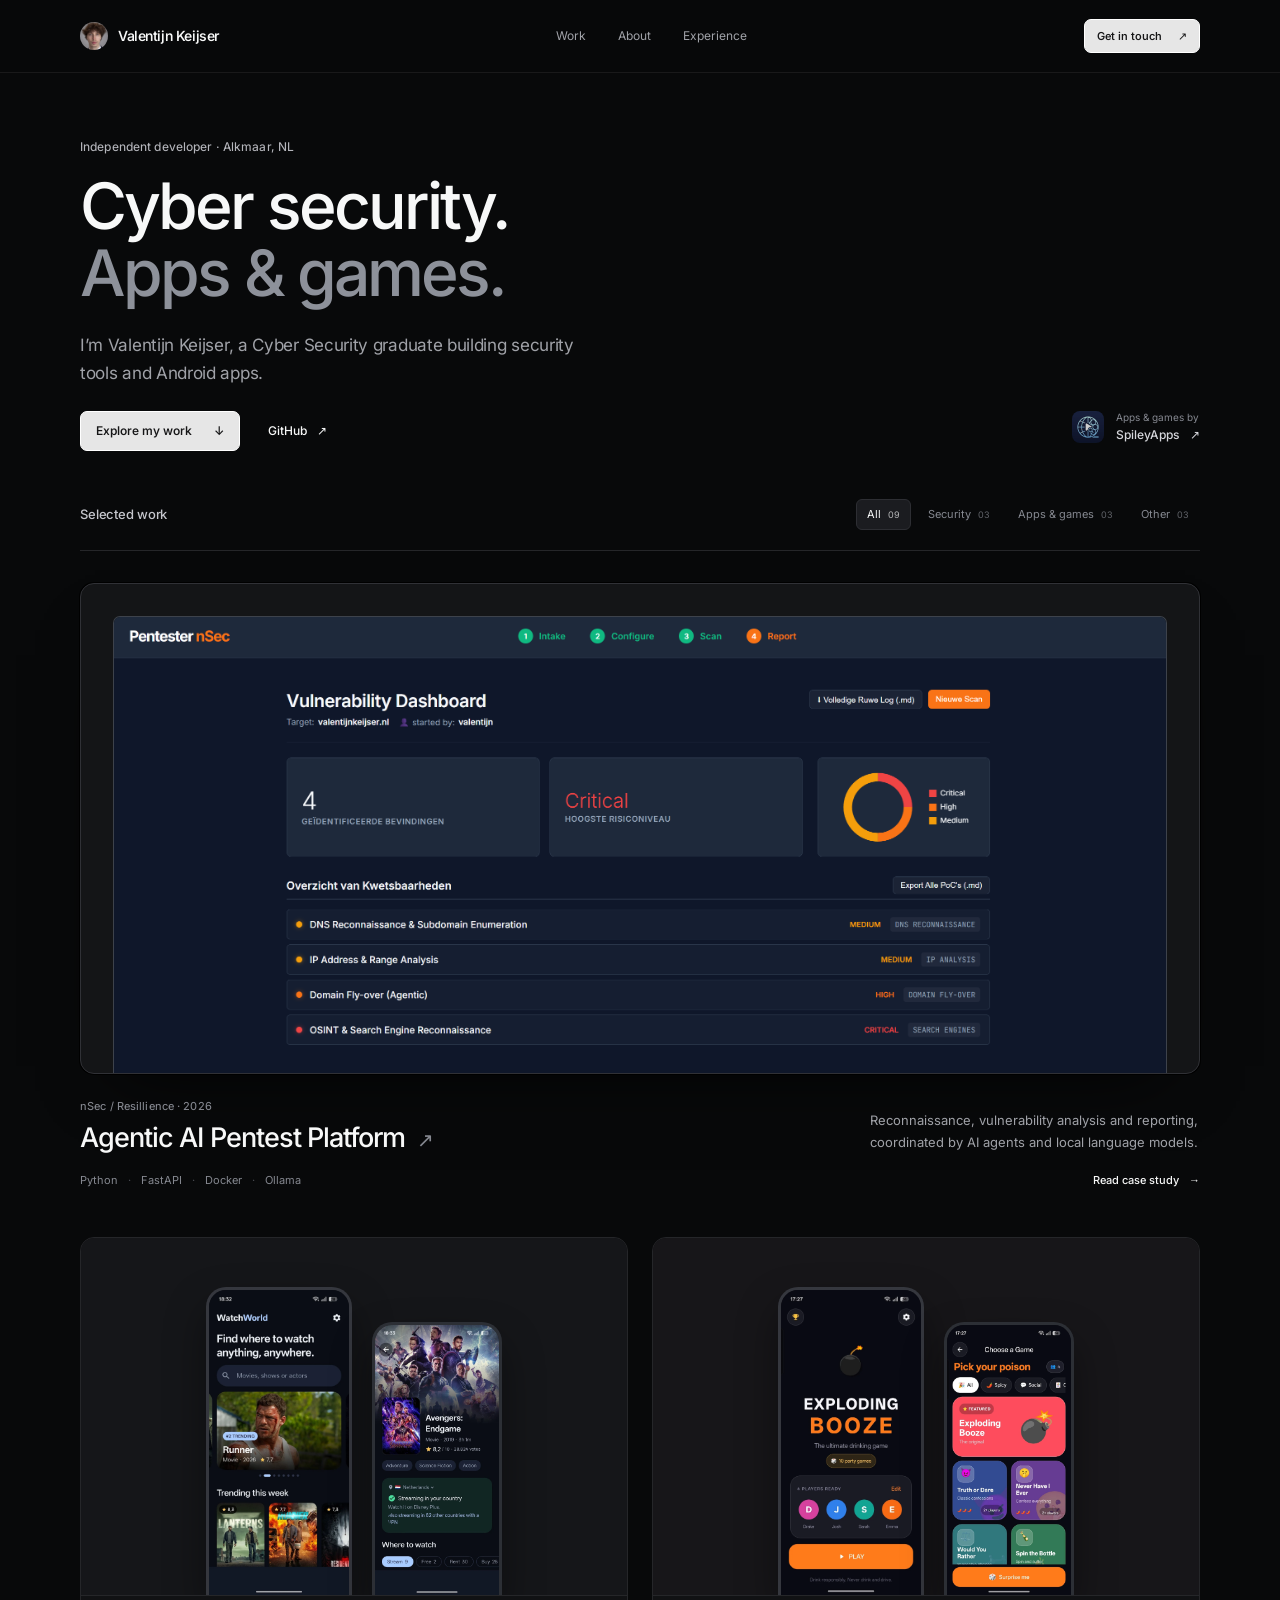
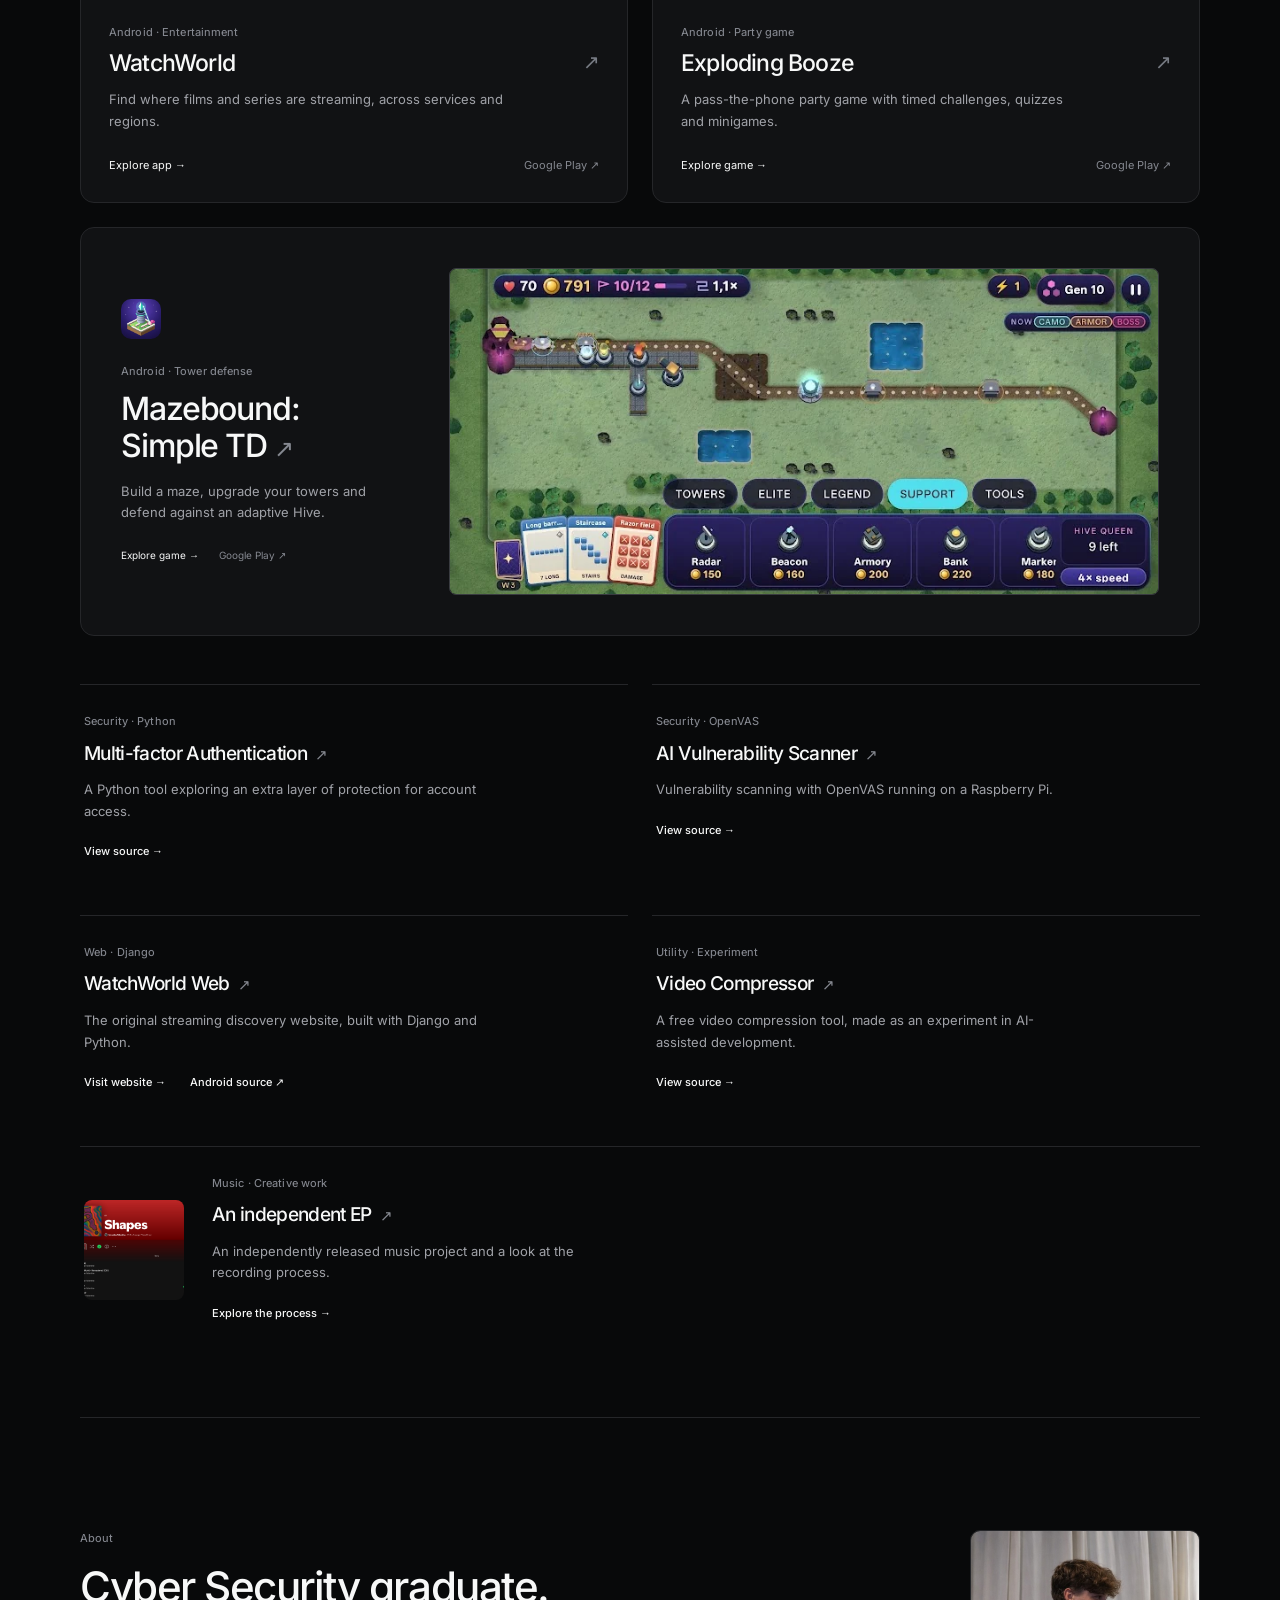
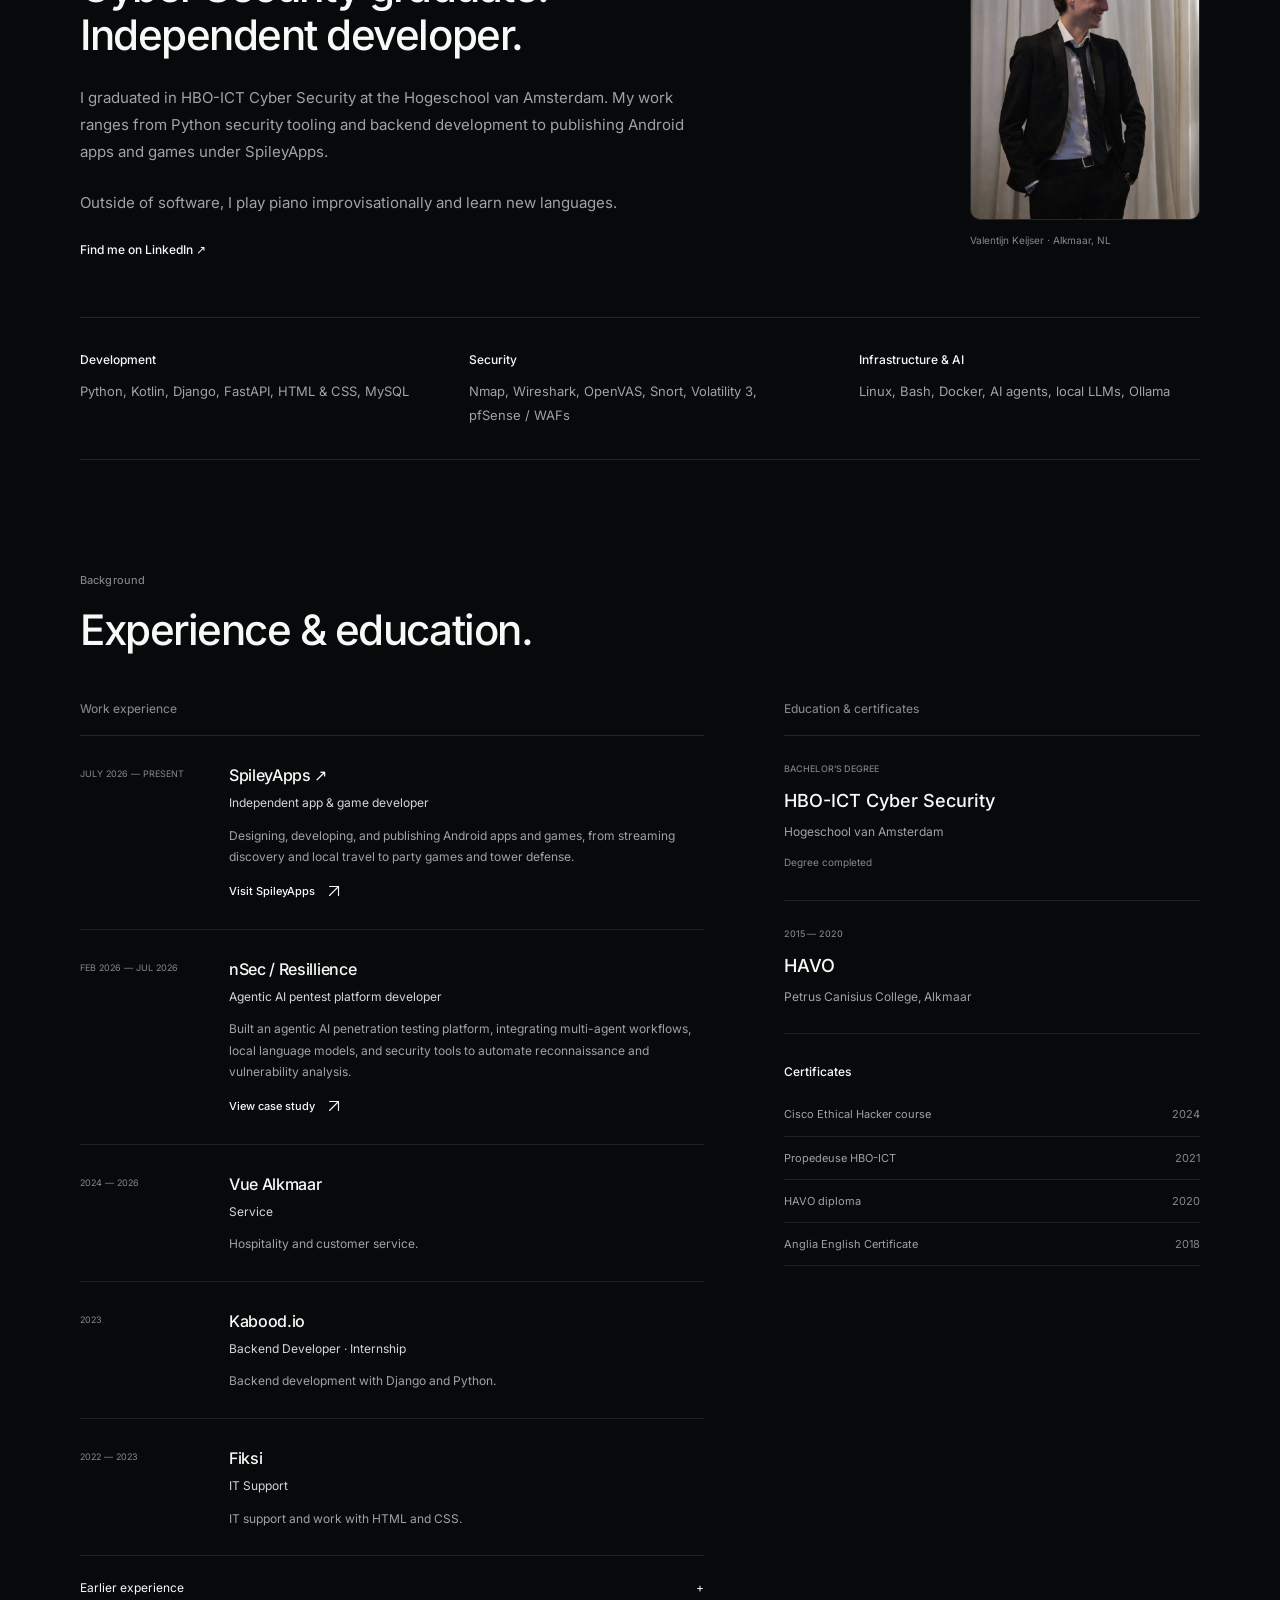
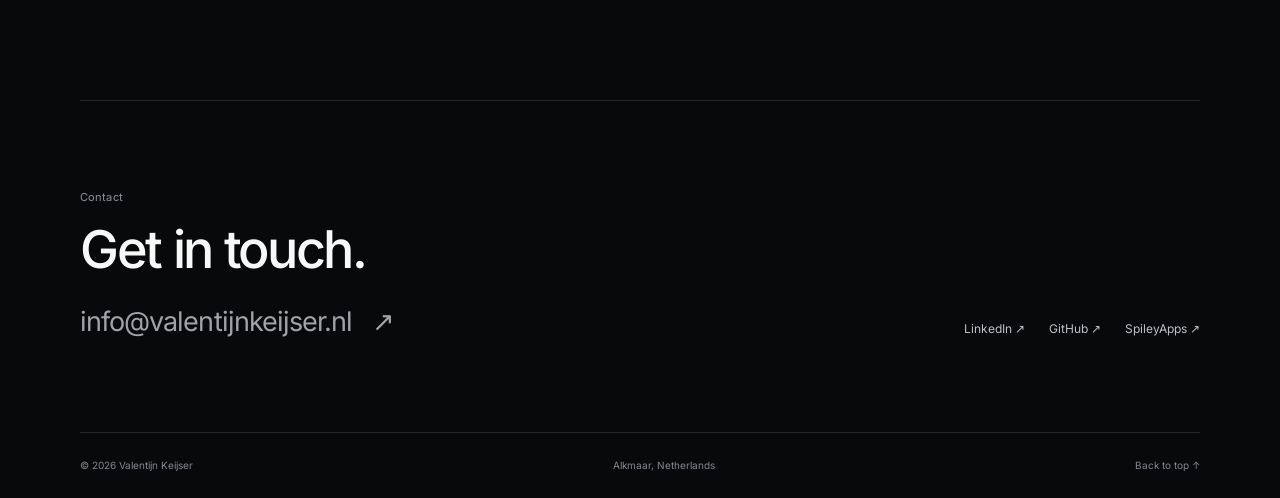
<file: index.html>
<!DOCTYPE html>
<html lang="en">
<head>
  <meta charset="UTF-8">
  <meta name="viewport" content="width=device-width, initial-scale=1.0">
  <meta name="theme-color" content="#08090a">
  <meta name="description" content="Valentijn Keijser — Cyber Security graduate and independent developer. Explore security tools, Android apps and games, built in Alkmaar, Netherlands.">
  <title>Valentijn Keijser — Security, Apps & Games</title>
  <link rel="icon" type="image/png" href="assets/img/favicon.png">
  <link rel="preload" href="assets/fonts/inter-latin-wght-normal.woff2" as="font" type="font/woff2" crossorigin>
  <link rel="stylesheet" href="assets/css/portfolio.13fde78b224e.css">
  <script src="assets/js/portfolio.4808601baeeb.js" defer></script>
</head>
<body>
  <a class="skip-link" href="#main">Skip to content</a>
  <svg class="svg-library" xmlns="http://www.w3.org/2000/svg" aria-hidden="true">
    <symbol id="up-right" viewBox="0 0 24 24"><path d="M6 18 18 6M6 6h12v12"/></symbol>
    <symbol id="arrow" viewBox="0 0 24 24"><path d="M5 12h14m-6-6 6 6-6 6"/></symbol>
  </svg>

  <header class="site-header">
    <nav class="wrap navigation" aria-label="Main navigation">
      <a class="brand" href="#hero" aria-label="Valentijn Keijser home"><img src="assets/img/profile.jpg" alt="" width="1018" height="1018"><span>Valentijn Keijser</span></a>
      <div class="nav-links"><a href="#projects">Work</a><a href="#about">About</a><a href="#experience">Experience</a></div>
      <a class="nav-contact" href="#contact">Get in touch <span aria-hidden="true">↗</span></a>
    </nav>
  </header>

  <main id="main">
    <section id="hero" class="hero wrap" aria-labelledby="hero-title">
      <p class="eyebrow hero-label">Independent developer · Alkmaar, NL</p>
      <h1 id="hero-title">Cyber security.<br><span>Apps & games.</span></h1>
      <div class="hero-bottom"><div><p class="hero-description">I’m Valentijn Keijser, a Cyber Security graduate building security tools and Android apps.</p><div class="hero-actions"><a class="button" href="#projects">Explore my work <span aria-hidden="true">↓</span></a><a class="text-link" href="https://github.com/Spiley" target="_blank" rel="noopener noreferrer">GitHub <span aria-hidden="true">↗</span></a></div></div><a class="studio-note" href="https://spiley.nl/"><img src="spileyapps/assets/watchworld-icon.webp" alt="" width="48" height="48"><span>Apps & games by<strong>SpileyApps <span aria-hidden="true">↗</span></strong></span></a></div>
    </section>

    <section id="projects" class="work-section wrap" aria-labelledby="projects-title">
      <div class="work-toolbar"><h2 id="projects-title">Selected work</h2><div class="filters" role="group" aria-label="Filter projects"><button class="filter active" type="button" data-filter="all" aria-pressed="true">All <span>09</span></button><button class="filter" type="button" data-filter="security" aria-pressed="false">Security <span>03</span></button><button class="filter" type="button" data-filter="android" aria-pressed="false">Apps & games <span>03</span></button><button class="filter" type="button" data-filter="other" aria-pressed="false">Other <span>03</span></button></div></div>
      <p class="sr-only" id="filter-status" role="status" aria-live="polite"></p>
      <div class="work-grid">
        <article class="project-card feature-project" data-category="security">
          <a class="feature-visual" href="pentest-tool.html" aria-label="Explore the Agentic AI Pentest Platform case study"><img src="assets/img/nsecdashboard.png" alt="The nSec platform's vulnerability dashboard, showing findings and risk levels" width="2048" height="887" fetchpriority="high"></a>
          <div class="feature-heading"><div><p class="eyebrow">nSec / Resillience · 2026</p><h3><a href="pentest-tool.html">Agentic AI Pentest Platform <span aria-hidden="true">↗</span></a></h3></div><p>Reconnaissance, vulnerability analysis and reporting, coordinated by AI agents and local language models.</p></div>
          <div class="feature-footer"><p>Python <span>·</span> FastAPI <span>·</span> Docker <span>·</span> Ollama</p><a class="text-link" href="pentest-tool.html">Read case study <span aria-hidden="true">→</span></a></div>
        </article>

        <article class="project-card app-card" data-category="android">
          <a class="app-preview watch-preview" href="https://spiley.nl/#watchworld" aria-label="Explore WatchWorld"><img src="spileyapps/assets/watchworld-screen-1.webp" alt="WatchWorld movie discovery screen" width="800" height="1743" loading="lazy"><img src="spileyapps/assets/watchworld-screen-2.webp" alt="WatchWorld showing where Avengers: Endgame is streaming" width="800" height="1743" loading="lazy"></a>
          <div class="app-copy"><p class="eyebrow">Android · Entertainment</p><h3><a href="https://spiley.nl/#watchworld">WatchWorld <span aria-hidden="true">↗</span></a></h3><p>Find where films and series are streaming, across services and regions.</p><div class="app-links"><a href="https://spiley.nl/#watchworld">Explore app <span aria-hidden="true">→</span></a><a href="https://play.google.com/store/apps/details?id=com.WatchWorld" target="_blank" rel="noopener noreferrer" aria-label="Get WatchWorld on Google Play">Google Play ↗</a></div></div>
        </article>
        <article class="project-card app-card" data-category="android">
          <a class="app-preview booze-preview" href="https://spiley.nl/#exploding-booze" aria-label="Explore Exploding Booze"><img src="spileyapps/assets/exploding-booze-screen-1.webp" alt="Exploding Booze party game menu" width="800" height="1743" loading="lazy"><img src="spileyapps/assets/exploding-booze-screen-2.webp" alt="Exploding Booze quizzes and timed challenges" width="800" height="1743" loading="lazy"></a>
          <div class="app-copy"><p class="eyebrow">Android · Party game</p><h3><a href="https://spiley.nl/#exploding-booze">Exploding Booze <span aria-hidden="true">↗</span></a></h3><p>A pass-the-phone party game with timed challenges, quizzes and minigames.</p><div class="app-links"><a href="https://spiley.nl/#exploding-booze">Explore game <span aria-hidden="true">→</span></a><a href="https://play.google.com/store/apps/details?id=com.explodingbooze" target="_blank" rel="noopener noreferrer" aria-label="Get Exploding Booze on Google Play">Google Play ↗</a></div></div>
        </article>

        <article class="project-card maze-card" data-category="android"><div class="maze-copy"><img class="app-icon" src="spileyapps/assets/mazebound-icon.webp" alt="" width="64" height="64" loading="lazy"><p class="eyebrow">Android · Tower defense</p><h3><a href="https://spiley.nl/#mazebound">Mazebound:<br>Simple TD <span aria-hidden="true">↗</span></a></h3><p>Build a maze, upgrade your towers and defend against an adaptive Hive.</p><div class="app-links"><a href="https://spiley.nl/#mazebound">Explore game →</a><a href="https://play.google.com/store/apps/details?id=nl.valentijnkeijser.towerdefense" target="_blank" rel="noopener noreferrer" aria-label="Get Mazebound on Google Play">Google Play ↗</a></div></div><a class="maze-preview" href="https://spiley.nl/#mazebound" aria-label="View Mazebound gameplay"><img src="spileyapps/assets/mazebound-screen-3.webp" alt="Mazebound gameplay with a custom maze and upgraded towers" width="800" height="367" loading="lazy"></a></article>

        <article class="project-card compact-project" data-category="security"><p class="eyebrow">Security · Python</p><h3><a href="https://github.com/Spiley/MFA-New" target="_blank" rel="noopener noreferrer">Multi-factor Authentication <span aria-hidden="true">↗</span></a></h3><p>A Python tool exploring an extra layer of protection for account access.</p><a class="text-link" href="https://github.com/Spiley/MFA-New" target="_blank" rel="noopener noreferrer">View source →</a></article>
        <article class="project-card compact-project" data-category="security"><p class="eyebrow">Security · OpenVAS</p><h3><a href="https://github.com/Spiley/ThreatHunter" target="_blank" rel="noopener noreferrer">AI Vulnerability Scanner <span aria-hidden="true">↗</span></a></h3><p>Vulnerability scanning with OpenVAS running on a Raspberry Pi.</p><a class="text-link" href="https://github.com/Spiley/ThreatHunter" target="_blank" rel="noopener noreferrer">View source →</a></article>
        <article class="project-card compact-project" data-category="other"><p class="eyebrow">Web · Django</p><h3><a href="https://spiley.pythonanywhere.com/" target="_blank" rel="noopener noreferrer">WatchWorld Web <span aria-hidden="true">↗</span></a></h3><p>The original streaming discovery website, built with Django and Python.</p><div class="inline-links"><a class="text-link" href="https://spiley.pythonanywhere.com/" target="_blank" rel="noopener noreferrer">Visit website →</a><a class="text-link" href="https://github.com/Spiley/WatchWorld-Android" target="_blank" rel="noopener noreferrer">Android source ↗</a></div></article>
        <article class="project-card compact-project" data-category="other"><p class="eyebrow">Utility · Experiment</p><h3><a href="https://github.com/Spiley/Video-compressor" target="_blank" rel="noopener noreferrer">Video Compressor <span aria-hidden="true">↗</span></a></h3><p>A free video compression tool, made as an experiment in AI-assisted development.</p><a class="text-link" href="https://github.com/Spiley/Video-compressor" target="_blank" rel="noopener noreferrer">View source →</a></article>
        <article class="project-card compact-project music-project" data-category="other"><img src="assets/img/EP.png" alt="Artwork from the independent music EP" width="120" height="120" loading="lazy"><div><p class="eyebrow">Music · Creative work</p><h3><a href="https://spiley.github.io/HKU/" target="_blank" rel="noopener noreferrer">An independent EP <span aria-hidden="true">↗</span></a></h3><p>An independently released music project and a look at the recording process.</p><a class="text-link" href="https://spiley.github.io/HKU/" target="_blank" rel="noopener noreferrer">Explore the process →</a></div></article>
      </div>
    </section>

    <section class="section wrap about-section" id="about" aria-labelledby="about-title">
      <div class="about-copy"><p class="eyebrow">About</p><h2 id="about-title">Cyber Security graduate.<br>Independent developer.</h2><p>I graduated in HBO-ICT Cyber Security at the Hogeschool van Amsterdam. My work ranges from Python security tooling and backend development to publishing Android apps and games under SpileyApps.</p><p>Outside of software, I play piano improvisationally and learn new languages.</p><a class="text-link" href="https://www.linkedin.com/in/valentijnkeijser" target="_blank" rel="noopener noreferrer">Find me on LinkedIn ↗</a></div><figure class="about-portrait"><img src="assets/img/about.jpg" alt="Valentijn Keijser in a suit" width="696" height="930" loading="lazy"><figcaption>Valentijn Keijser · Alkmaar, NL</figcaption></figure>
      <dl class="skills-list"><div><dt>Development</dt><dd>Python, Kotlin, Django, FastAPI, HTML & CSS, MySQL</dd></div><div><dt>Security</dt><dd>Nmap, Wireshark, OpenVAS, Snort, Volatility 3, pfSense / WAFs</dd></div><div><dt>Infrastructure & AI</dt><dd>Linux, Bash, Docker, AI agents, local LLMs, Ollama</dd></div></dl>
    </section>

    <section class="section wrap" id="experience" aria-labelledby="experience-title"><p class="eyebrow">Background</p><h2 id="experience-title">Experience & education.</h2><div class="experience-grid"><div class="work-timeline"><h3 class="column-title">Work experience</h3>
        <article class="timeline-item"><div class="timeline-meta"><span>JULY 2026 — PRESENT</span></div><div><p class="company"><a href="https://spiley.nl/">SpileyApps <span aria-hidden="true">↗</span></a></p><h4>Independent app & game developer</h4><p>Designing, developing, and publishing Android apps and games, from streaming discovery and local travel to party games and tower defense.</p><a class="text-link" href="https://spiley.nl/">Visit SpileyApps <svg class="icon" aria-hidden="true"><use href="#up-right"/></svg></a></div></article>
        <article class="timeline-item"><div class="timeline-meta"><span>FEB 2026 — JUL 2026</span></div><div><p class="company">nSec / Resillience</p><h4>Agentic AI pentest platform developer</h4><p>Built an agentic AI penetration testing platform, integrating multi-agent workflows, local language models, and security tools to automate reconnaissance and vulnerability analysis.</p><a class="text-link" href="pentest-tool.html">View case study <svg class="icon" aria-hidden="true"><use href="#up-right"/></svg></a></div></article>
        <article class="timeline-item"><div class="timeline-meta"><span>2024 — 2026</span></div><div><p class="company">Vue Alkmaar</p><h4>Service</h4><p>Hospitality and customer service.</p></div></article>
        <article class="timeline-item"><div class="timeline-meta"><span>2023</span></div><div><p class="company">Kabood.io</p><h4>Backend Developer · Internship</h4><p>Backend development with Django and Python.</p></div></article>
        <article class="timeline-item"><div class="timeline-meta"><span>2022 — 2023</span></div><div><p class="company">Fiksi</p><h4>IT Support</h4><p>IT support and work with HTML and CSS.</p></div></article>
        <details class="earlier-experience"><summary>Earlier experience <span aria-hidden="true">+</span></summary><div><p><strong>Warehouse Worker · Norah</strong><span>2022 — 2023</span></p><p><strong>Kitchen Staff · Pizza Service</strong><span>2019 — 2022</span></p></div></details>
      </div><aside class="education-column"><h3 class="column-title">Education & certificates</h3><div class="education-card"><p class="eyebrow">BACHELOR’S DEGREE</p><h4>HBO-ICT Cyber Security</h4><p>Hogeschool van Amsterdam</p><span class="credential">Degree completed</span></div><div class="education-entry"><p class="eyebrow">2015 — 2020</p><h4>HAVO</h4><p>Petrus Canisius College, Alkmaar</p></div><div class="certificates"><h4>Certificates</h4><ul><li><span>Cisco Ethical Hacker course</span><span>2024</span></li><li><span>Propedeuse HBO-ICT</span><span>2021</span></li><li><span>HAVO diploma</span><span>2020</span></li><li><span>Anglia English Certificate</span><span>2018</span></li></ul></div></aside></div>
    </section>

    <section class="contact-section section wrap" id="contact" aria-labelledby="contact-title"><div><p class="eyebrow">Contact</p><h2 id="contact-title">Get in touch.</h2><a class="contact-email" href="mailto:info@valentijnkeijser.nl">info@valentijnkeijser.nl <span aria-hidden="true">↗</span></a></div><div class="contact-links"><a href="https://www.linkedin.com/in/valentijnkeijser" target="_blank" rel="noopener noreferrer">LinkedIn ↗</a><a href="https://github.com/Spiley" target="_blank" rel="noopener noreferrer">GitHub ↗</a><a href="https://spiley.nl/">SpileyApps ↗</a></div></section>
  </main>
  <footer class="site-footer wrap"><p>© <span id="year">2026</span> Valentijn Keijser</p><p>Alkmaar, Netherlands</p><a href="#hero">Back to top ↑</a></footer>
</body>
</html>
</file>
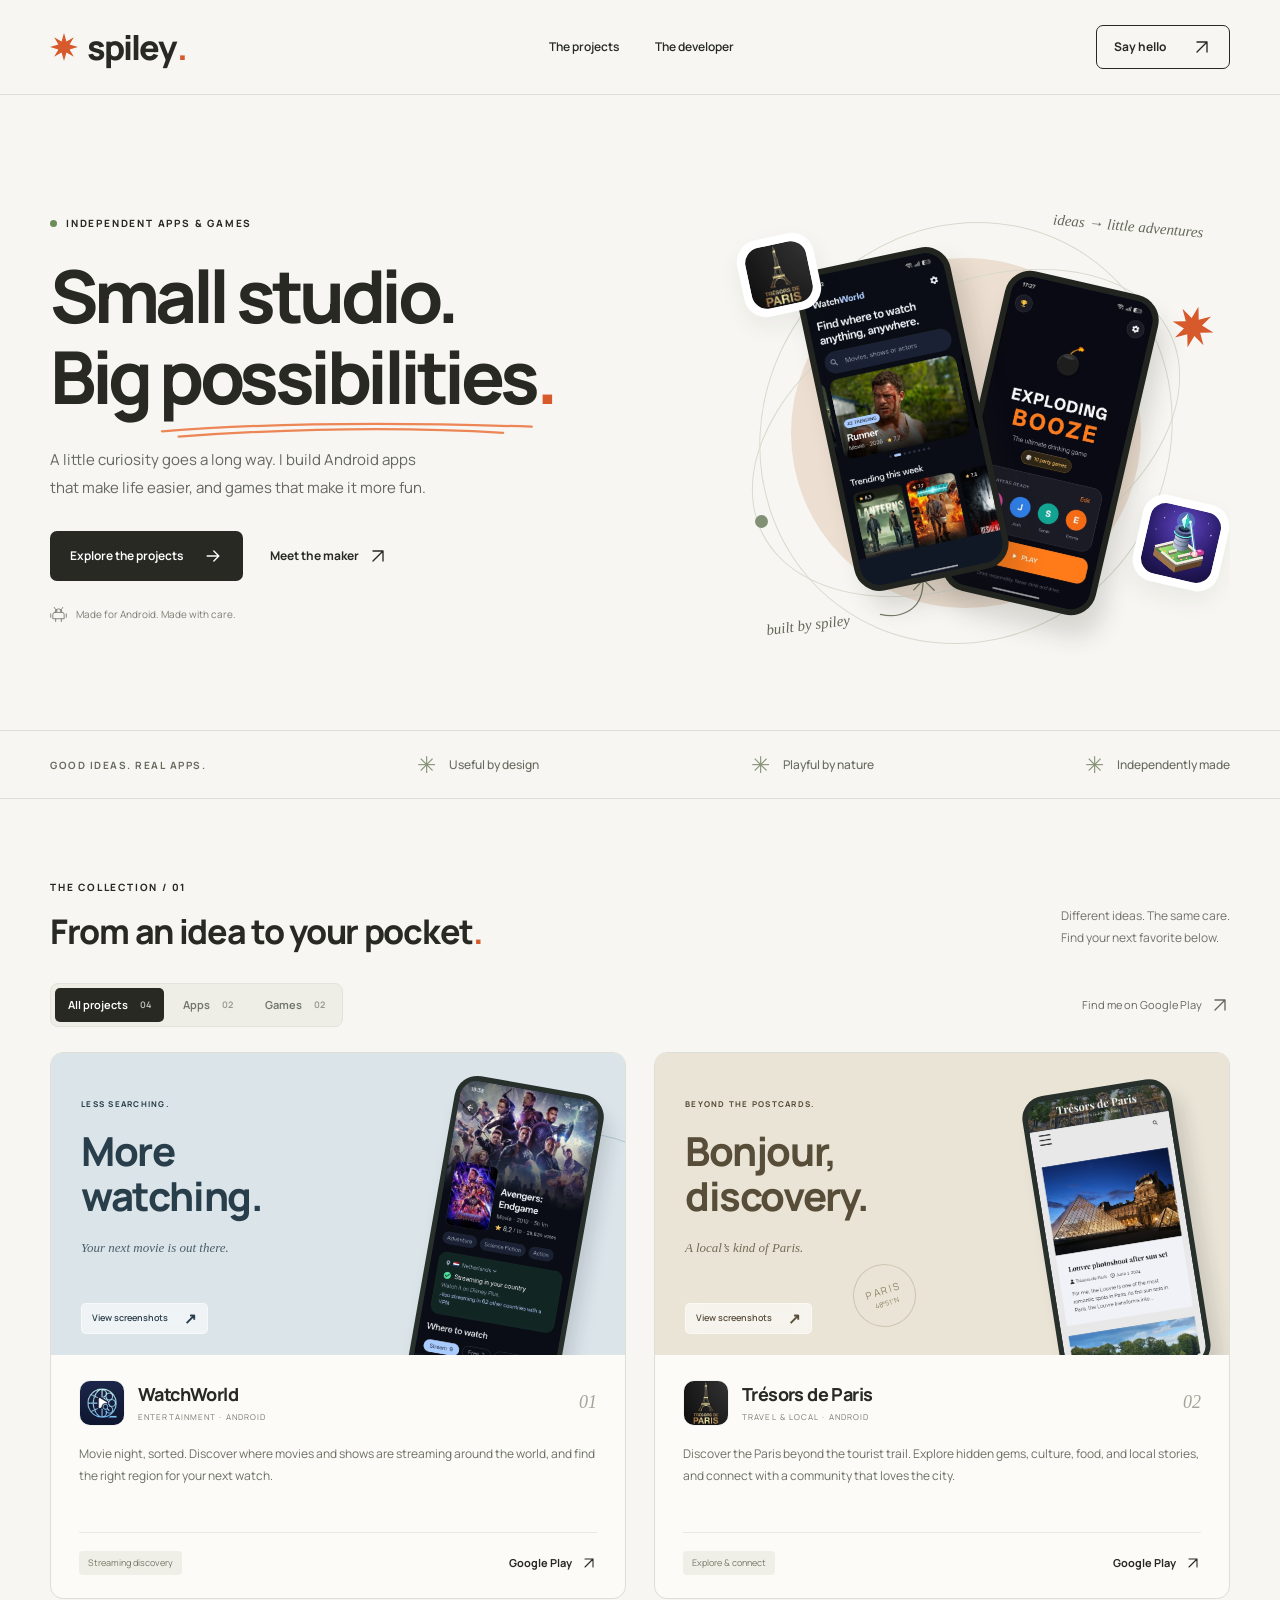
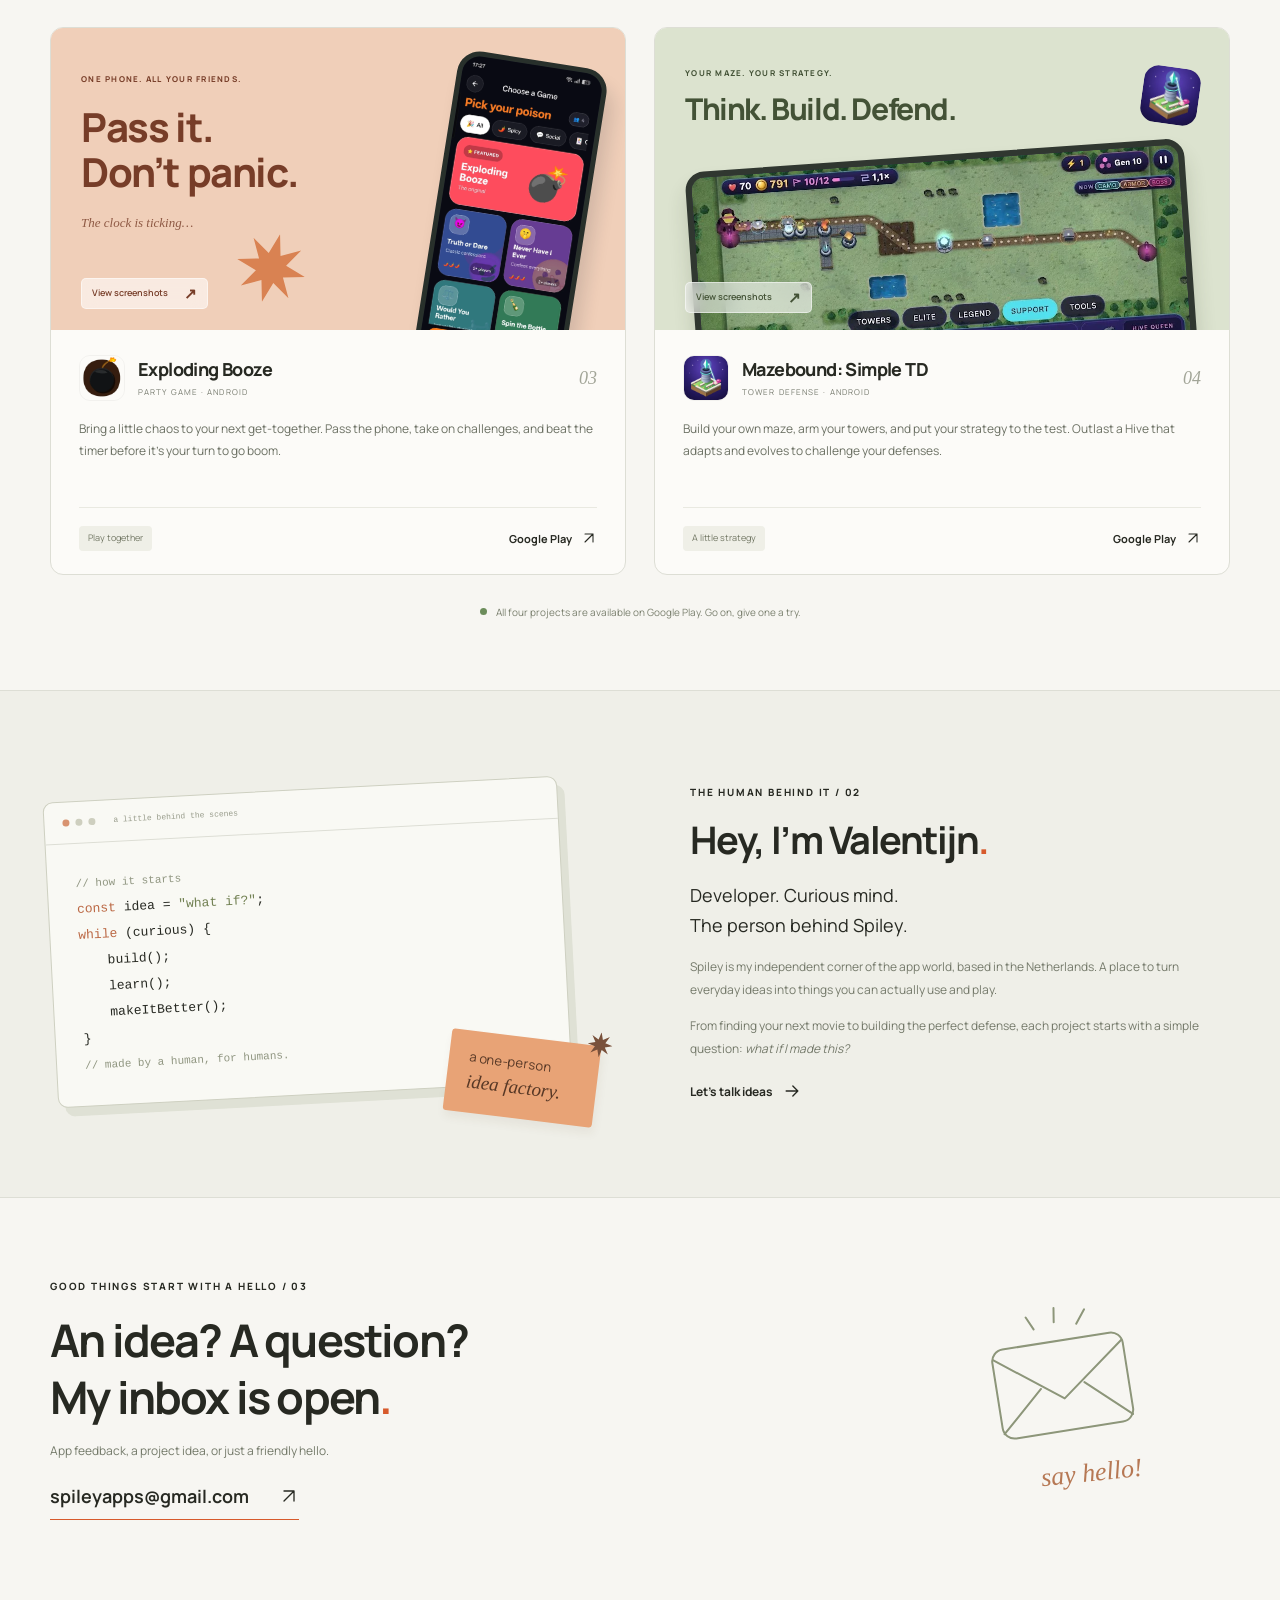
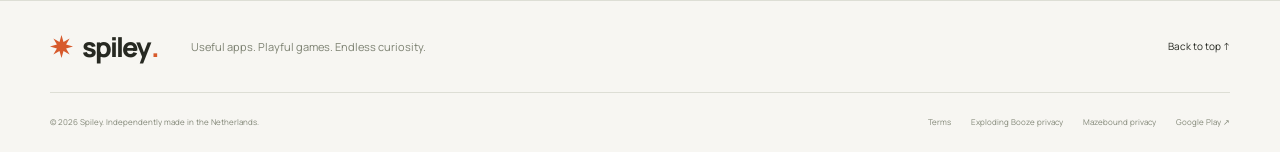
<file: spileyapps/index.html>
<!DOCTYPE html>
<html lang="en">
<head>
    <meta charset="UTF-8">
    <meta name="viewport" content="width=device-width, initial-scale=1.0">
    <meta name="theme-color" content="#f7f6f2">
    <meta name="description" content="Meet Spiley, an independent Android studio by Valentijn Keijser. Explore WatchWorld, Trésors de Paris, Exploding Booze, and Mazebound: Simple TD.">
    <meta property="og:title" content="Spiley — Small studio. Big possibilities.">
    <meta property="og:description" content="Useful apps, playful games, and a little curiosity. Discover the projects made by Spiley.">
    <title>Spiley — Independent apps & games</title>
    <link rel="icon" type="image/svg+xml" href="assets/favicon.svg">
    <link rel="preconnect" href="https://fonts.googleapis.com">
    <link rel="preconnect" href="https://fonts.gstatic.com" crossorigin>
    <link href="https://fonts.googleapis.com/css2?family=Manrope:wght@400;500;600;650;700;750;800&display=swap" rel="stylesheet">
    <link rel="stylesheet" href="styles.css">
    <script src="script.js" defer></script>
</head>
<body class="portfolio">
    <a class="skip-link" href="#main">Skip to content</a>
    <svg class="svg-library" xmlns="http://www.w3.org/2000/svg" aria-hidden="true">
        <symbol id="icon-arrow" viewBox="0 0 24 24"><path d="M5 12h14M13 6l6 6-6 6"/></symbol>
        <symbol id="icon-up-right" viewBox="0 0 24 24"><path d="M6 18 18 6M6 6h12v12"/></symbol>
        <symbol id="icon-spark" viewBox="0 0 40 40"><path d="m20 0 3.5 12 10.6-6.1L28 16.5 40 20l-12 3.5 6.1 10.6L23.5 28 20 40l-3.5-12-10.6 6.1L12 23.5 0 20l12-3.5L5.9 5.9 16.5 12Z"/></symbol>
    </svg>
    <header class="site-header">
        <nav class="nav-container wrap" aria-label="Main navigation">
            <a href="index.html" class="brand" aria-label="Spiley home"><svg class="brand-spark" aria-hidden="true"><use href="#icon-spark"/></svg>spiley<span class="brand-dot">.</span></a>
            <div class="nav-links"><a href="#projects">The projects</a><a href="#about">The developer</a></div>
            <a class="nav-contact" href="mailto:spileyapps@gmail.com">Say hello <svg class="icon" aria-hidden="true"><use href="#icon-up-right"/></svg></a>
        </nav>
    </header>
    <main id="main">
        <section class="hero wrap" aria-labelledby="hero-title">
            <div class="hero-copy">
                <p class="eyebrow"><span class="status-dot"></span> INDEPENDENT APPS & GAMES</p>
                <h1 id="hero-title">Small studio.<br>Big <span class="accent-word">possibilities<svg viewBox="0 0 500 24" aria-hidden="true"><path d="M4 15Q210 -1 495 9M26 22Q264 5 457 17"/></svg></span><span class="orange">.</span></h1>
                <p class="hero-description">A little curiosity goes a long way. I build Android apps that make life easier, and games that make it more fun.</p>
                <div class="hero-actions"><a class="button button-dark" href="#projects">Explore the projects <svg class="icon" aria-hidden="true"><use href="#icon-arrow"/></svg></a><a class="text-link" href="#about">Meet the maker <svg class="icon" aria-hidden="true"><use href="#icon-up-right"/></svg></a></div>
                <div class="hero-footnote"><svg viewBox="0 0 24 24" aria-hidden="true"><path d="M7 9h10a3 3 0 0 1 3 3v6H4v-6a3 3 0 0 1 3-3Zm1-4L6 2m10 3 2-3M8 18v4m8-4v4M1 11v5m22-5v5"/><path d="M7 9a5 5 0 0 1 10 0"/><circle cx="9" cy="7" r=".6"/><circle cx="15" cy="7" r=".6"/></svg><span>Made for Android. Made with care.</span></div>
            </div>
            <div class="hero-art" aria-label="A preview of Spiley’s apps and games">
                <div class="art-orbit orbit-one"></div><div class="art-orbit orbit-two"></div><div class="art-circle"></div>
                <div class="floating-icon float-paris"><img src="assets/tresors-de-paris-icon.webp" alt="Trésors de Paris" width="84" height="84"></div>
                <div class="floating-icon float-maze"><img src="assets/mazebound-icon.webp" alt="Mazebound: Simple TD" width="90" height="90"></div>
                <div class="hero-phone phone-back"><img src="assets/exploding-booze-screen-1.webp" alt="Exploding Booze game home screen" width="800" height="1743" fetchpriority="high"></div>
                <div class="hero-phone phone-front"><img src="assets/watchworld-screen-1.webp" alt="WatchWorld movie discovery screen" width="800" height="1743" fetchpriority="high"></div>
                <span class="art-label label-top">ideas → little adventures</span>
                <span class="art-label label-bottom">built by spiley <svg viewBox="0 0 90 55" aria-hidden="true"><path d="M3 43C23 51 61 50 67 6M53 15l15-12 13 16"/></svg></span>
                <svg class="art-spark" aria-hidden="true"><use href="#icon-spark"/></svg><span class="art-dot"></span>
            </div>
        </section>
        <div class="studio-strip"><div class="wrap strip-inner"><span>GOOD IDEAS. REAL APPS.</span><span><span class="tiny-spark">✳</span> Useful by design</span><span><span class="tiny-spark">✳</span> Playful by nature</span><span><span class="tiny-spark">✳</span> Independently made</span></div></div>
        <section id="projects" class="projects wrap" aria-labelledby="projects-title">
            <div class="section-heading"><div><p class="eyebrow">THE COLLECTION / 01</p><h2 id="projects-title">From an idea to your pocket<span class="orange">.</span></h2></div><p>Different ideas. The same care.<br>Find your next favorite below.</p></div>
            <div class="project-toolbar"><div class="filters" role="group" aria-label="Filter projects"><button class="filter active" type="button" data-filter="all" aria-pressed="true">All projects <span>04</span></button><button class="filter" type="button" data-filter="app" aria-pressed="false">Apps <span>02</span></button><button class="filter" type="button" data-filter="game" aria-pressed="false">Games <span>02</span></button></div><a class="store-directory" href="https://play.google.com/store/apps/developer?id=Spiley" target="_blank" rel="noopener noreferrer">Find me on Google Play <svg class="icon" aria-hidden="true"><use href="#icon-up-right"/></svg></a></div>
            <p id="filter-status" class="sr-only" role="status" aria-live="polite"></p>
            <div class="project-grid">
                <article class="project-card" data-category="app" id="watchworld">
                    <div class="project-visual visual-watch"><div class="visual-copy"><span class="visual-kicker">LESS SEARCHING.</span><h3>More<br>watching.</h3><span class="visual-note">Your next movie is out there.</span></div><div class="showcase-phone"><img src="assets/watchworld-screen-2.webp" alt="WatchWorld showing where Avengers: Endgame is available to stream" width="800" height="1743" loading="lazy"></div><span class="visual-orbit"></span><button class="gallery-trigger" type="button" data-gallery="watchworld" aria-label="View 3 WatchWorld screenshots">View screenshots <span>↗</span></button></div>
                    <div class="project-details"><div class="project-title-row"><img class="app-icon" src="assets/watchworld-icon.webp" alt="" width="52" height="52" loading="lazy"><div><h3>WatchWorld</h3><p class="project-category">ENTERTAINMENT · ANDROID</p></div><span class="project-number">01</span></div><p class="project-description">Movie night, sorted. Discover where movies and shows are streaming around the world, and find the right region for your next watch.</p><div class="project-bottom"><span class="project-tag">Streaming discovery</span><a class="project-store" href="https://play.google.com/store/apps/details?id=com.WatchWorld" target="_blank" rel="noopener noreferrer" aria-label="Get WatchWorld on Google Play">Google Play <svg class="icon" aria-hidden="true"><use href="#icon-up-right"/></svg></a></div></div>
                </article>
                <article class="project-card" data-category="app" id="tresors-de-paris">
                    <div class="project-visual visual-paris"><div class="visual-copy"><span class="visual-kicker">BEYOND THE POSTCARDS.</span><h3>Bonjour,<br>discovery.</h3><span class="visual-note">A local’s kind of Paris.</span></div><div class="showcase-phone"><img src="assets/tresors-de-paris-screen-1.webp" alt="Trésors de Paris articles about the Louvre and Paris highlights" width="800" height="1601" loading="lazy"></div><span class="paris-stamp" aria-hidden="true">PARIS<br><span>48°51′ N</span></span><button class="gallery-trigger" type="button" data-gallery="tresors-de-paris" aria-label="View 3 Trésors de Paris screenshots">View screenshots <span>↗</span></button></div>
                    <div class="project-details"><div class="project-title-row"><img class="app-icon" src="assets/tresors-de-paris-icon.webp" alt="" width="52" height="52" loading="lazy"><div><h3>Trésors de Paris</h3><p class="project-category">TRAVEL & LOCAL · ANDROID</p></div><span class="project-number">02</span></div><p class="project-description">Discover the Paris beyond the tourist trail. Explore hidden gems, culture, food, and local stories, and connect with a community that loves the city.</p><div class="project-bottom"><span class="project-tag">Explore & connect</span><a class="project-store" href="https://play.google.com/store/apps/details?id=com.tresorsdeparis" target="_blank" rel="noopener noreferrer" aria-label="Get Trésors de Paris on Google Play">Google Play <svg class="icon" aria-hidden="true"><use href="#icon-up-right"/></svg></a></div></div>
                </article>
                <article class="project-card" data-category="game" id="exploding-booze">
                    <div class="project-visual visual-booze"><div class="visual-copy"><span class="visual-kicker">ONE PHONE. ALL YOUR FRIENDS.</span><h3>Pass it.<br>Don’t panic.</h3><span class="visual-note">The clock is ticking…</span></div><div class="showcase-phone"><img src="assets/exploding-booze-screen-2.webp" alt="Exploding Booze party game selection with quizzes and challenges" width="800" height="1743" loading="lazy"></div><svg class="booze-spark" aria-hidden="true"><use href="#icon-spark"/></svg><button class="gallery-trigger" type="button" data-gallery="exploding-booze" aria-label="View 3 Exploding Booze screenshots">View screenshots <span>↗</span></button></div>
                    <div class="project-details"><div class="project-title-row"><img class="app-icon" src="assets/exploding-booze-icon.webp" alt="" width="52" height="52" loading="lazy"><div><h3>Exploding Booze</h3><p class="project-category">PARTY GAME · ANDROID</p></div><span class="project-number">03</span></div><p class="project-description">Bring a little chaos to your next get-together. Pass the phone, take on challenges, and beat the timer before it’s your turn to go boom.</p><div class="project-bottom"><span class="project-tag">Play together</span><a class="project-store" href="https://play.google.com/store/apps/details?id=com.explodingbooze" target="_blank" rel="noopener noreferrer" aria-label="Get Exploding Booze on Google Play">Google Play <svg class="icon" aria-hidden="true"><use href="#icon-up-right"/></svg></a></div></div>
                </article>
                <article class="project-card" data-category="game" id="mazebound">
                    <div class="project-visual visual-maze"><div class="maze-visual-header"><div class="visual-copy"><span class="visual-kicker">YOUR MAZE. YOUR STRATEGY.</span><h3>Think. Build. Defend.</h3></div><img class="maze-art-icon" src="assets/mazebound-icon.webp" alt="" width="74" height="74" loading="lazy"></div><div class="showcase-landscape"><img src="assets/mazebound-screen-3.webp" alt="Mazebound tower defense gameplay with a custom maze and tower upgrades" width="800" height="367" loading="lazy"></div><button class="gallery-trigger" type="button" data-gallery="mazebound" aria-label="View 3 Mazebound screenshots">View screenshots <span>↗</span></button></div>
                    <div class="project-details"><div class="project-title-row"><img class="app-icon" src="assets/mazebound-icon.webp" alt="" width="52" height="52" loading="lazy"><div><h3>Mazebound: Simple TD</h3><p class="project-category">TOWER DEFENSE · ANDROID</p></div><span class="project-number">04</span></div><p class="project-description">Build your own maze, arm your towers, and put your strategy to the test. Outlast a Hive that adapts and evolves to challenge your defenses.</p><div class="project-bottom"><span class="project-tag">A little strategy</span><a class="project-store" href="https://play.google.com/store/apps/details?id=nl.valentijnkeijser.towerdefense" target="_blank" rel="noopener noreferrer" aria-label="Get Mazebound: Simple TD on Google Play">Google Play <svg class="icon" aria-hidden="true"><use href="#icon-up-right"/></svg></a></div></div>
                </article>
            </div>
            <p class="collection-note"><span class="status-dot"></span> All four projects are available on Google Play. Go on, give one a try.</p>
        </section>
        <section id="about" class="about-section" aria-labelledby="about-title"><div class="about-inner wrap"><div class="maker-art" aria-hidden="true"><div class="maker-window"><div class="window-bar"><span></span><span></span><span></span><p>a little behind the scenes</p></div><div class="maker-code"><span class="code-comment">// how it starts</span><p><span class="code-orange">const</span> idea = <span class="code-green">"what if?"</span>;</p><p><span class="code-orange">while</span> (curious) {</p><p class="code-indent">build();</p><p class="code-indent">learn();</p><p class="code-indent">makeItBetter();</p><p>}</p><span class="code-comment">// made by a human, for humans.</span></div></div><span class="maker-sticker">a one-person<br><em>idea factory.</em><svg aria-hidden="true"><use href="#icon-spark"/></svg></span></div><div class="about-copy"><p class="eyebrow">THE HUMAN BEHIND IT / 02</p><h2 id="about-title">Hey, I’m Valentijn<span class="orange">.</span></h2><p class="about-lead">Developer. Curious mind.<br>The person behind Spiley.</p><p>Spiley is my independent corner of the app world, based in the Netherlands. A place to turn everyday ideas into things you can actually use and play.</p><p>From finding your next movie to building the perfect defense, each project starts with a simple question: <em>what if I made this?</em></p><a class="text-link" href="mailto:spileyapps@gmail.com">Let’s talk ideas <svg class="icon" aria-hidden="true"><use href="#icon-arrow"/></svg></a></div></div></section>
        <section id="contact" class="contact-section wrap" aria-labelledby="contact-title"><div><p class="eyebrow">GOOD THINGS START WITH A HELLO / 03</p><h2 id="contact-title">An idea? A question?<br>My inbox is open<span class="orange">.</span></h2><p>App feedback, a project idea, or just a friendly hello.</p><a class="contact-email" href="mailto:spileyapps@gmail.com">spileyapps@gmail.com <svg class="icon" aria-hidden="true"><use href="#icon-up-right"/></svg></a></div><div class="contact-doodle" aria-hidden="true"><svg viewBox="0 0 180 150"><rect x="24" y="35" width="132" height="90" rx="12"/><path d="m25 44 65 49 65-49M25 119l43-39m87 39-43-39M70 20l-6-13m27 9 2-14m20 19 10-13"/></svg><span>say hello!</span></div></section>
    </main>
    <footer class="site-footer"><div class="wrap"><div class="footer-top"><a class="brand" href="index.html"><svg class="brand-spark" aria-hidden="true"><use href="#icon-spark"/></svg>spiley<span class="brand-dot">.</span></a><p>Useful apps. Playful games. Endless curiosity.</p><a class="back-top" href="#main">Back to top ↑</a></div><div class="footer-bottom"><p>© <span id="year">2026</span> Spiley. Independently made in the Netherlands.</p><nav aria-label="Legal links"><a href="tos.html">Terms</a><a href="ebprivacy.html">Exploding Booze privacy</a><a href="MTDprivacy.html">Mazebound privacy</a><a href="https://play.google.com/store/apps/developer?id=Spiley" target="_blank" rel="noopener noreferrer">Google Play ↗</a></nav></div></div></footer>
    <dialog id="gallery-dialog" class="gallery-dialog" aria-labelledby="gallery-title"><div class="gallery-header"><div><p class="eyebrow">A CLOSER LOOK</p><h2 id="gallery-title">App screenshots</h2></div><button class="gallery-close" type="button" aria-label="Close screenshot gallery">✕</button></div><div class="gallery-stage"><button class="gallery-prev gallery-nav" type="button" aria-label="Previous screenshot">←</button><img id="gallery-image" src="assets/watchworld-screen-1.webp" alt="WatchWorld screenshot 1"><button class="gallery-next gallery-nav" type="button" aria-label="Next screenshot">→</button></div><div class="gallery-footer"><p id="gallery-counter" aria-live="polite">1 / 3</p><a id="gallery-store" class="text-link" href="https://play.google.com/store/apps/details?id=com.WatchWorld" target="_blank" rel="noopener noreferrer">Get it on Google Play <svg class="icon" aria-hidden="true"><use href="#icon-up-right"/></svg></a></div></dialog>
</body>
</html>
</file>
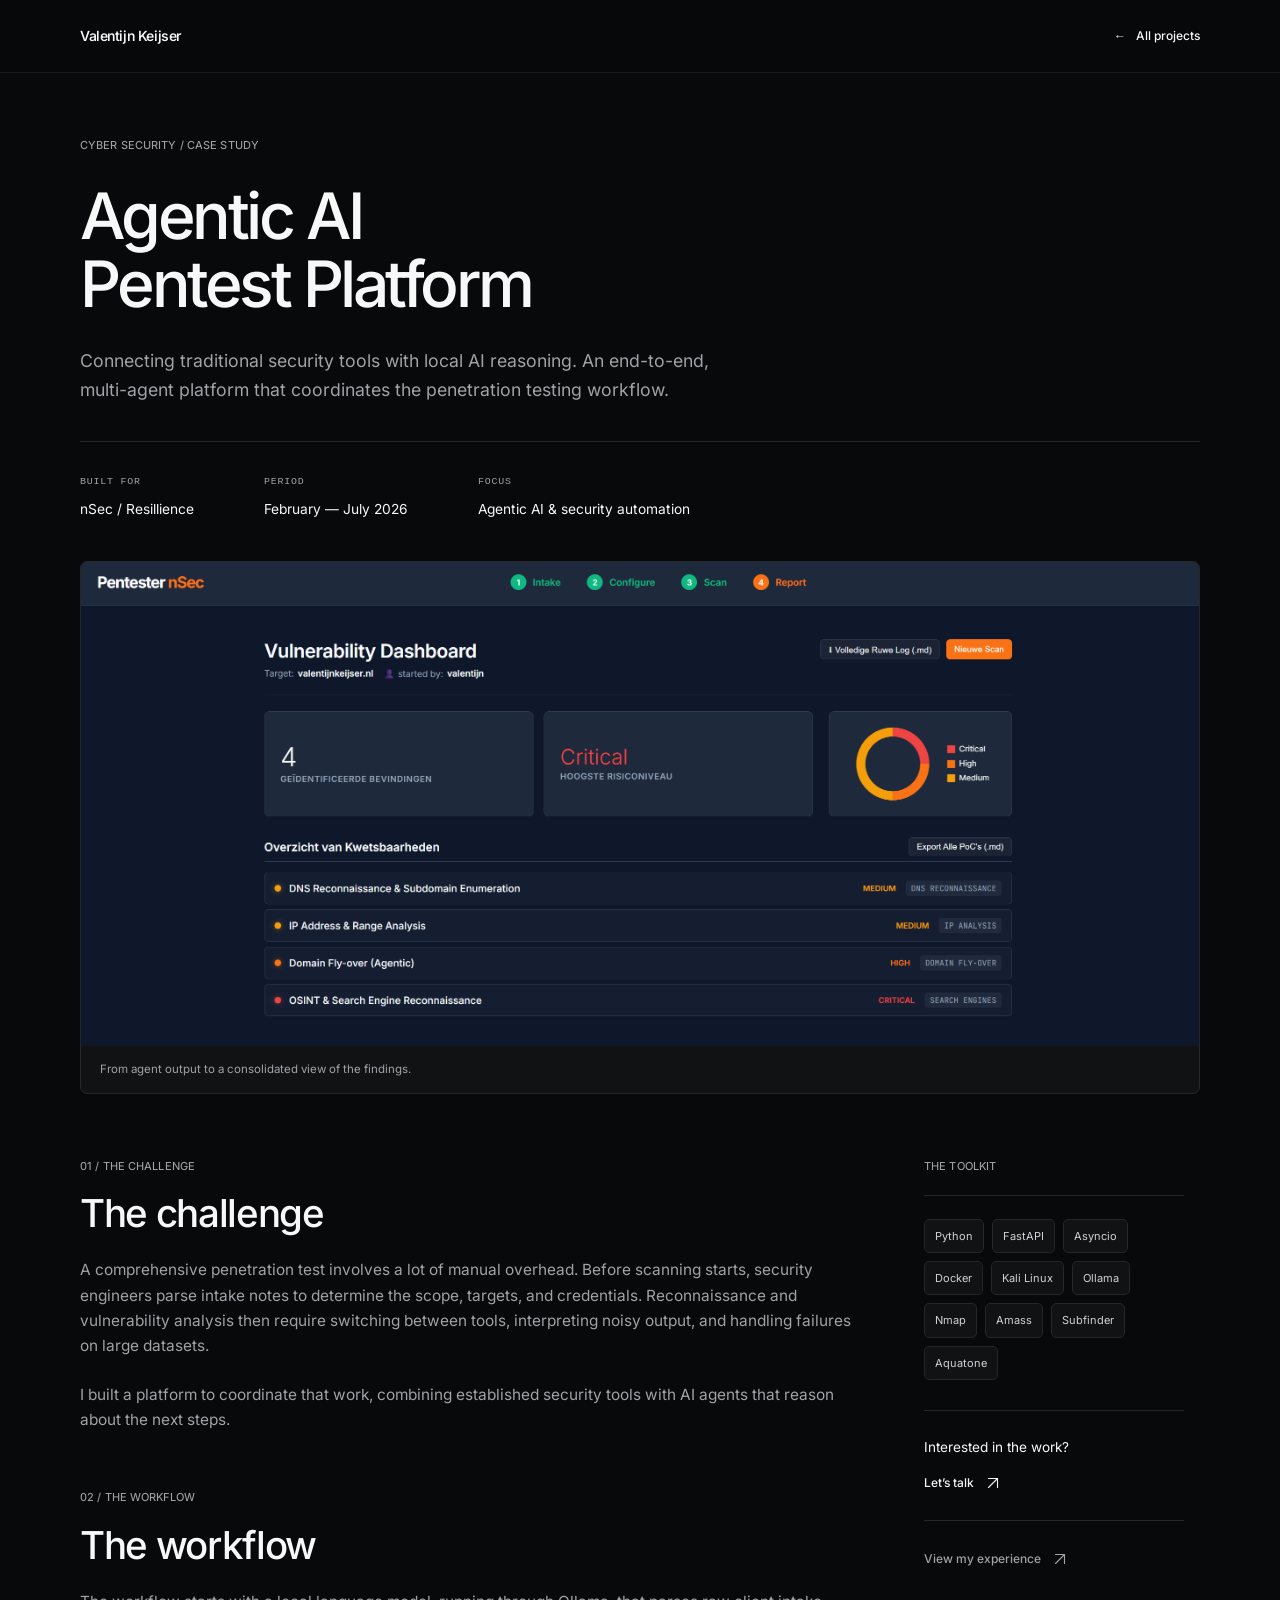
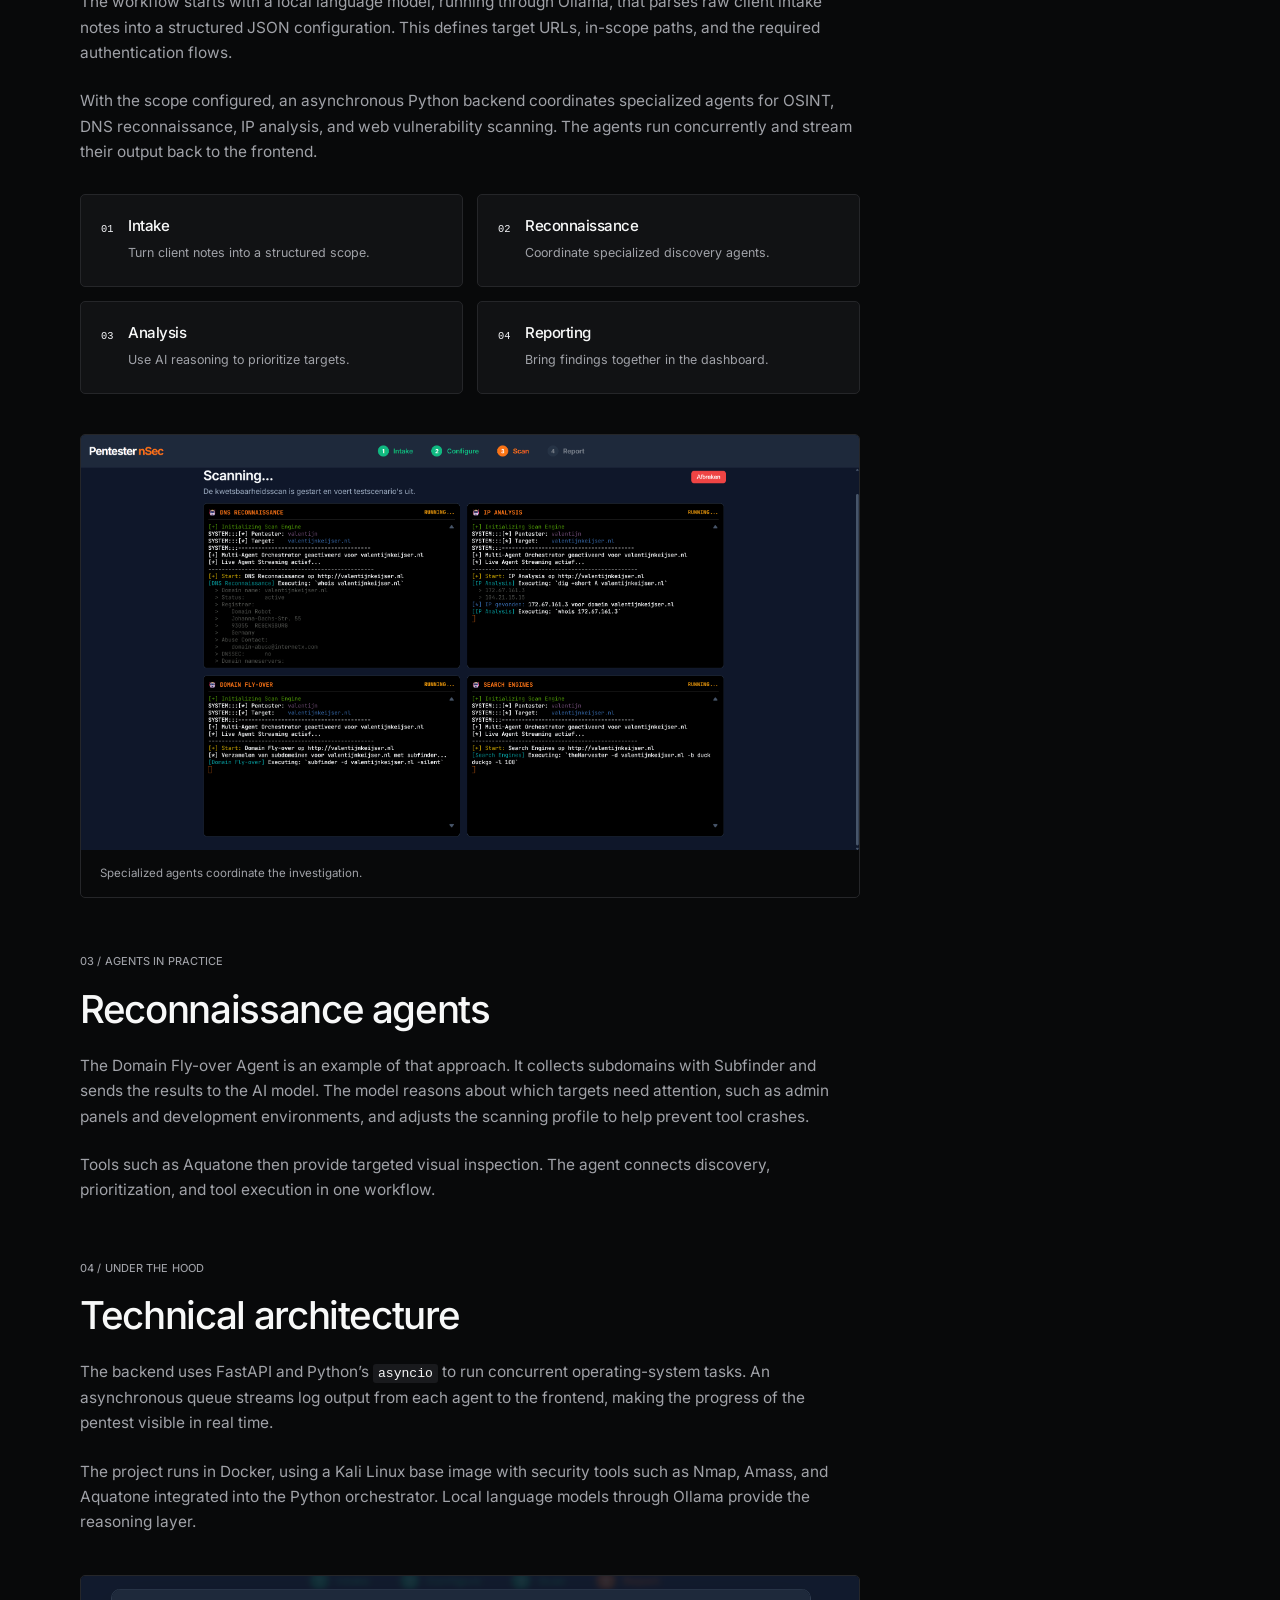
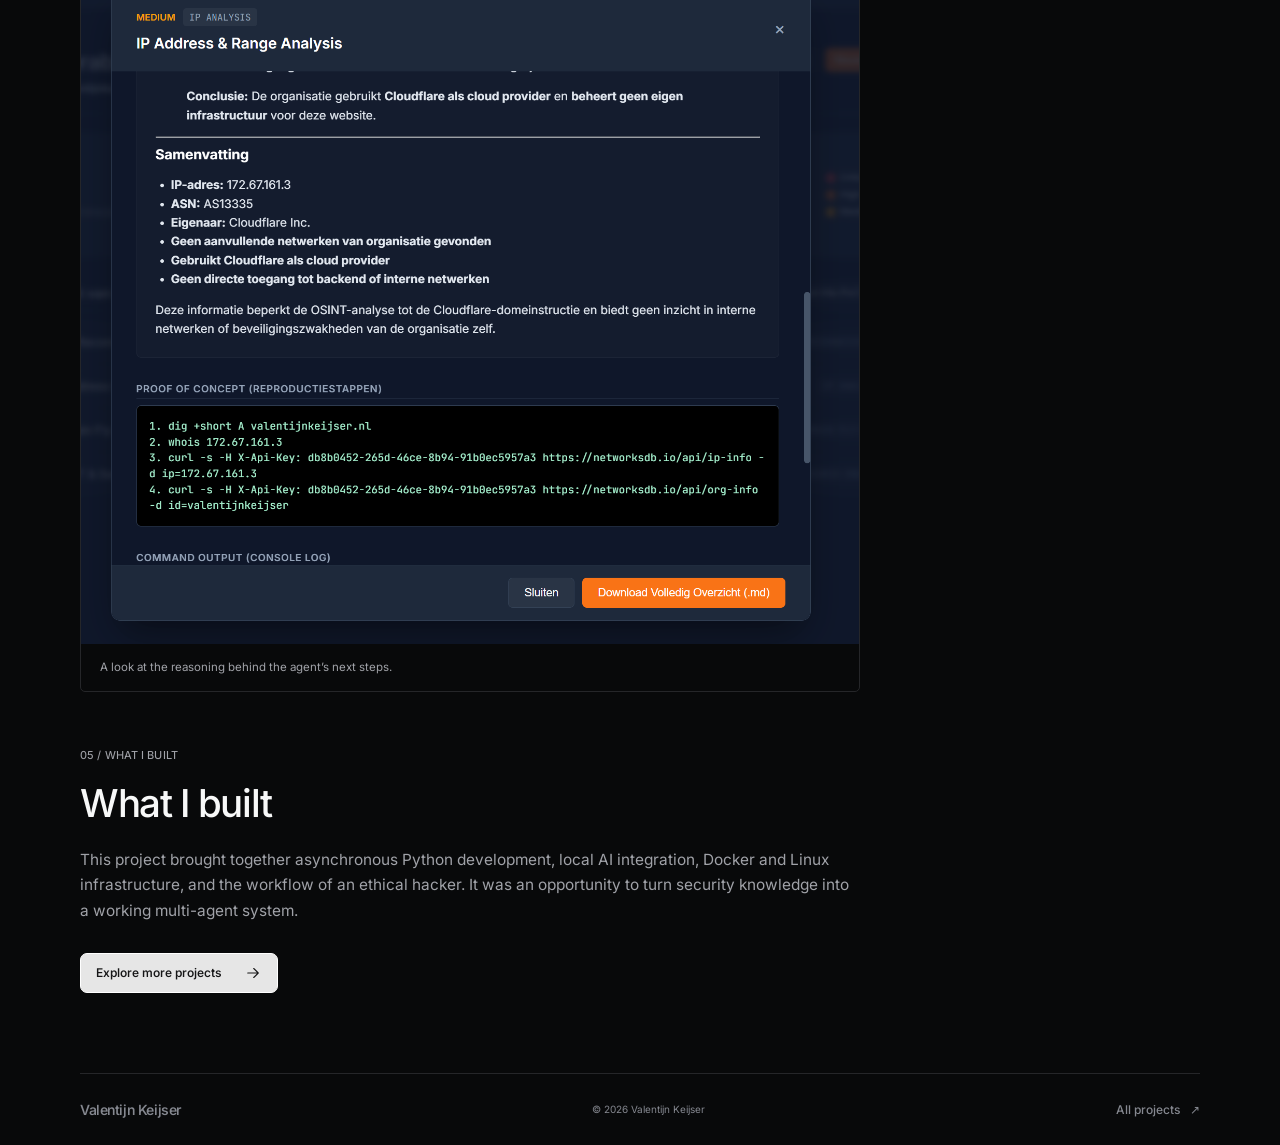
<file: pentest-tool.html>
<!DOCTYPE html>
<html lang="en">
<head>
  <meta charset="UTF-8">
  <meta name="viewport" content="width=device-width, initial-scale=1.0">
  <meta name="theme-color" content="#08090a">
  <meta name="description" content="An agentic AI penetration testing platform built by Valentijn Keijser for nSec / Resillience, February–July 2026. Explore the workflow and technical architecture.">
  <title>Agentic AI Pentest Platform — Valentijn Keijser</title>
  <link rel="icon" type="image/png" href="assets/img/favicon.png">
  <link rel="preload" href="assets/fonts/inter-latin-wght-normal.woff2" as="font" type="font/woff2" crossorigin>
  <link rel="stylesheet" href="assets/css/portfolio.13fde78b224e.css">
  <link rel="stylesheet" href="assets/css/project.5414b9d481e0.css">
</head>
<body class="project-page">
  <a class="skip-link" href="#main">Skip to content</a>
  <svg class="svg-library" xmlns="http://www.w3.org/2000/svg" aria-hidden="true">
    <symbol id="arrow" viewBox="0 0 24 24"><path d="M5 12h14m-6-6 6 6-6 6"/></symbol>
    <symbol id="up-right" viewBox="0 0 24 24"><path d="M6 18 18 6M6 6h12v12"/></symbol>
  </svg>
  <header class="site-header">
    <nav class="wrap navigation" aria-label="Main navigation">
      <a class="brand" href="index.html" aria-label="Valentijn Keijser home">
        Valentijn Keijser
      </a>
      <a class="text-link return-link" href="index.html#projects"><span aria-hidden="true">←</span> All projects</a>
    </nav>
  </header>

  <main id="main">
    <section class="project-intro wrap" aria-labelledby="project-title">
      <p class="eyebrow">CYBER SECURITY / CASE STUDY</p>
      <h1 id="project-title">Agentic AI<br>Pentest Platform</h1>
      <p class="project-summary">Connecting traditional security tools with local AI reasoning. An end-to-end, multi-agent platform that coordinates the penetration testing workflow.</p>
      <dl class="project-facts">
        <div><dt>BUILT FOR</dt><dd>nSec / Resillience</dd></div>
        <div><dt>PERIOD</dt><dd>February — July 2026</dd></div>
        <div><dt>FOCUS</dt><dd>Agentic AI & security automation</dd></div>
      </dl>
    </section>

    <figure class="project-cover wrap">
      <img src="assets/img/nsecdashboard.png" alt="nSec vulnerability dashboard with agent findings and risk levels" width="2048" height="887" fetchpriority="high">
      <figcaption>From agent output to a consolidated view of the findings.</figcaption>
    </figure>

    <div class="case-study wrap">
      <article class="case-content" aria-label="Project overview">
        <section aria-labelledby="problem-title">
          <p class="eyebrow">01 / THE CHALLENGE</p>
          <h2 id="problem-title">The challenge</h2>
          <p>A comprehensive penetration test involves a lot of manual overhead. Before scanning starts, security engineers parse intake notes to determine the scope, targets, and credentials. Reconnaissance and vulnerability analysis then require switching between tools, interpreting noisy output, and handling failures on large datasets.</p>
          <p>I built a platform to coordinate that work, combining established security tools with AI agents that reason about the next steps.</p>
        </section>

        <section aria-labelledby="workflow-title">
          <p class="eyebrow">02 / THE WORKFLOW</p>
          <h2 id="workflow-title">The workflow</h2>
          <p>The workflow starts with a local language model, running through Ollama, that parses raw client intake notes into a structured JSON configuration. This defines target URLs, in-scope paths, and the required authentication flows.</p>
          <p>With the scope configured, an asynchronous Python backend coordinates specialized agents for OSINT, DNS reconnaissance, IP analysis, and web vulnerability scanning. The agents run concurrently and stream their output back to the frontend.</p>
          <ol class="workflow-steps">
            <li><span>01</span><div><h3>Intake</h3><p>Turn client notes into a structured scope.</p></div></li>
            <li><span>02</span><div><h3>Reconnaissance</h3><p>Coordinate specialized discovery agents.</p></div></li>
            <li><span>03</span><div><h3>Analysis</h3><p>Use AI reasoning to prioritize targets.</p></div></li>
            <li><span>04</span><div><h3>Reporting</h3><p>Bring findings together in the dashboard.</p></div></li>
          </ol>
        </section>

        <figure class="case-figure">
          <img src="assets/img/hoofd.png" alt="Pentest orchestrator interface showing AI agent activity" loading="lazy">
          <figcaption>Specialized agents coordinate the investigation.</figcaption>
        </figure>

        <section aria-labelledby="agent-title">
          <p class="eyebrow">03 / AGENTS IN PRACTICE</p>
          <h2 id="agent-title">Reconnaissance agents</h2>
          <p>The Domain Fly-over Agent is an example of that approach. It collects subdomains with Subfinder and sends the results to the AI model. The model reasons about which targets need attention, such as admin panels and development environments, and adjusts the scanning profile to help prevent tool crashes.</p>
          <p>Tools such as Aquatone then provide targeted visual inspection. The agent connects discovery, prioritization, and tool execution in one workflow.</p>
        </section>

        <section aria-labelledby="architecture-title">
          <p class="eyebrow">04 / UNDER THE HOOD</p>
          <h2 id="architecture-title">Technical architecture</h2>
          <p>The backend uses FastAPI and Python’s <code>asyncio</code> to run concurrent operating-system tasks. An asynchronous queue streams log output from each agent to the frontend, making the progress of the pentest visible in real time.</p>
          <p>The project runs in Docker, using a Kali Linux base image with security tools such as Nmap, Amass, and Aquatone integrated into the Python orchestrator. Local language models through Ollama provide the reasoning layer.</p>
        </section>

        <figure class="case-figure">
          <img src="assets/img/nsec-ai-reasoning.png" alt="AI reasoning output from the nSec pentest platform" loading="lazy">
          <figcaption>A look at the reasoning behind the agent’s next steps.</figcaption>
        </figure>

        <section aria-labelledby="takeaway-title">
          <p class="eyebrow">05 / WHAT I BUILT</p>
          <h2 id="takeaway-title">What I built</h2>
          <p>This project brought together asynchronous Python development, local AI integration, Docker and Linux infrastructure, and the workflow of an ethical hacker. It was an opportunity to turn security knowledge into a working multi-agent system.</p>
          <a class="button" href="index.html#projects">Explore more projects <svg class="icon" aria-hidden="true"><use href="#arrow"/></svg></a>
        </section>
      </article>

      <aside class="project-sidebar" aria-label="Project technologies and links">
        <p class="eyebrow">THE TOOLKIT</p>
        <div class="tags"><span>Python</span><span>FastAPI</span><span>Asyncio</span><span>Docker</span><span>Kali Linux</span><span>Ollama</span><span>Nmap</span><span>Amass</span><span>Subfinder</span><span>Aquatone</span></div>
        <div class="sidebar-note"><p>Interested in the work?</p><a class="text-link" href="mailto:info@valentijnkeijser.nl">Let’s talk <svg class="icon" aria-hidden="true"><use href="#up-right"/></svg></a></div>
        <a class="text-link" href="index.html#experience">View my experience <svg class="icon" aria-hidden="true"><use href="#up-right"/></svg></a>
      </aside>
    </div>
  </main>

  <footer class="site-footer wrap">
    <a class="brand" href="index.html">Valentijn Keijser</a>
    <p>© 2026 Valentijn Keijser</p>
    <a class="text-link" href="index.html#projects">All projects <span aria-hidden="true">↗</span></a>
  </footer>
</body>
</html>
</file>
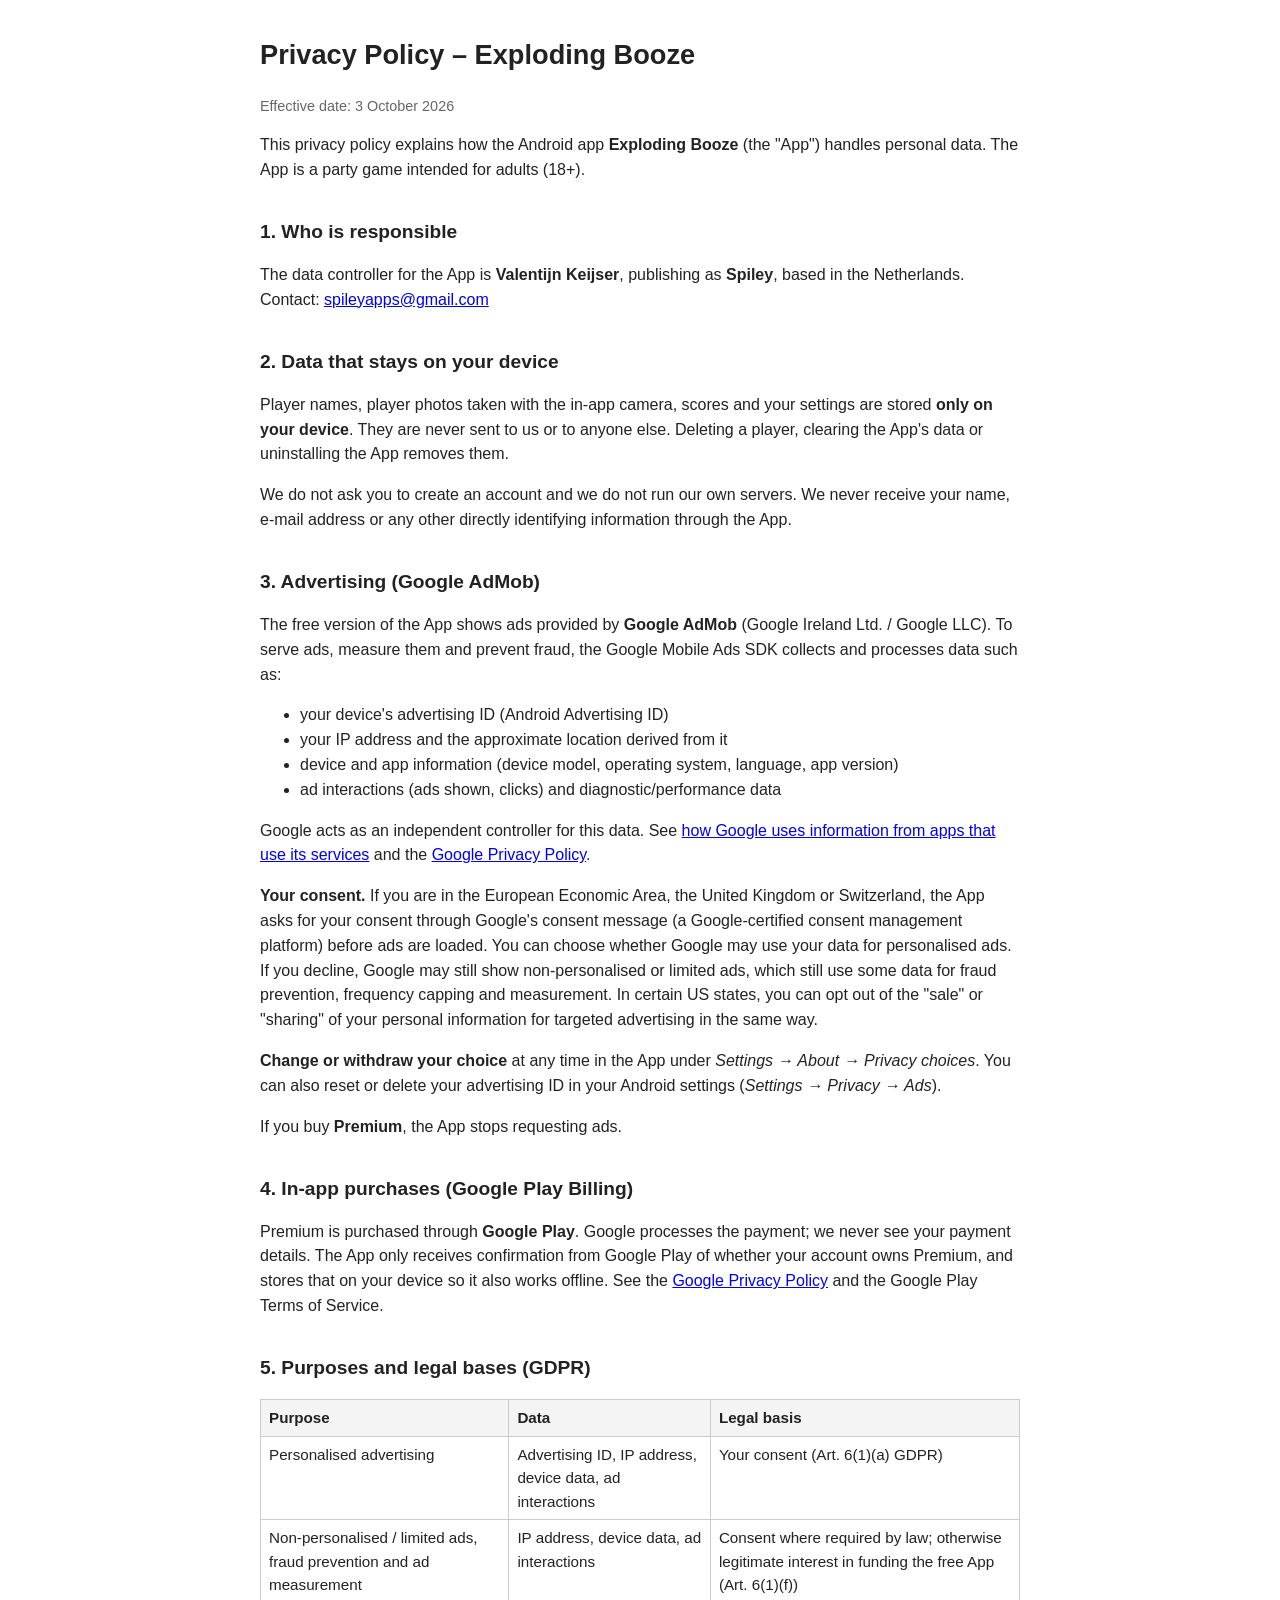
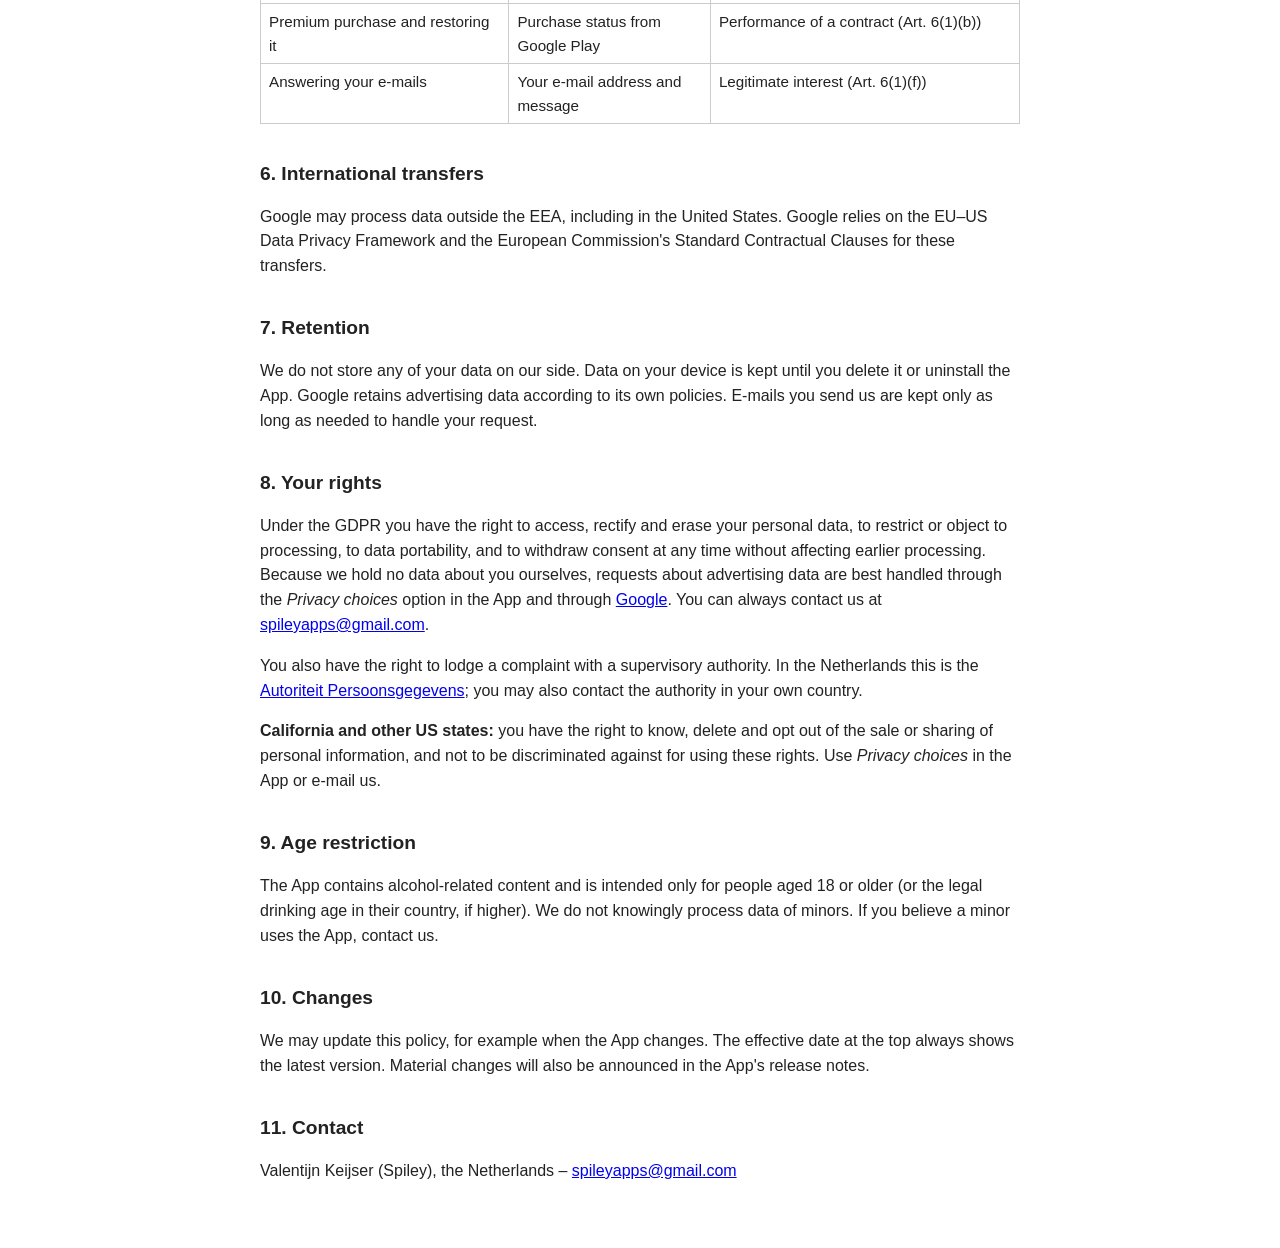
<file: spileyapps/ebprivacy.html>
<!DOCTYPE html>
<html lang="en">
<head>
<meta charset="utf-8">
<meta name="viewport" content="width=device-width, initial-scale=1">
<title>Exploding Booze – Privacy Policy</title>
<style>
  body { font-family: 'Helvetica Neue', Helvetica, Arial, sans-serif; max-width: 760px; margin: 0 auto; padding: 1em 16px 3em; line-height: 1.55; color: #222; }
  h1 { font-size: 1.7em; } h2 { font-size: 1.2em; margin-top: 1.8em; }
  table { border-collapse: collapse; width: 100%; font-size: .95em; }
  th, td { border: 1px solid #ccc; padding: 6px 8px; text-align: left; vertical-align: top; }
  th { background: #f4f4f4; }
  .muted { color: #666; font-size: .9em; }
</style>
</head>
<body>
<h1>Privacy Policy – Exploding Booze</h1>
<p class="muted">Effective date: 3 October 2026</p>

<p>This privacy policy explains how the Android app <strong>Exploding Booze</strong> (the "App") handles personal data. The App is a party game intended for adults (18+).</p>

<h2>1. Who is responsible</h2>
<p>The data controller for the App is <strong>Valentijn Keijser</strong>, publishing as <strong>Spiley</strong>, based in the Netherlands.<br>
Contact: <a href="mailto:spileyapps@gmail.com">spileyapps@gmail.com</a></p>

<h2>2. Data that stays on your device</h2>
<p>Player names, player photos taken with the in-app camera, scores and your settings are stored <strong>only on your device</strong>. They are never sent to us or to anyone else. Deleting a player, clearing the App's data or uninstalling the App removes them.</p>
<p>We do not ask you to create an account and we do not run our own servers. We never receive your name, e-mail address or any other directly identifying information through the App.</p>

<h2>3. Advertising (Google AdMob)</h2>
<p>The free version of the App shows ads provided by <strong>Google AdMob</strong> (Google Ireland Ltd. / Google LLC). To serve ads, measure them and prevent fraud, the Google Mobile Ads SDK collects and processes data such as:</p>
<ul>
  <li>your device's advertising ID (Android Advertising ID)</li>
  <li>your IP address and the approximate location derived from it</li>
  <li>device and app information (device model, operating system, language, app version)</li>
  <li>ad interactions (ads shown, clicks) and diagnostic/performance data</li>
</ul>
<p>Google acts as an independent controller for this data. See <a href="https://policies.google.com/technologies/partner-sites">how Google uses information from apps that use its services</a> and the <a href="https://policies.google.com/privacy">Google Privacy Policy</a>.</p>

<p><strong>Your consent.</strong> If you are in the European Economic Area, the United Kingdom or Switzerland, the App asks for your consent through Google's consent message (a Google-certified consent management platform) before ads are loaded. You can choose whether Google may use your data for personalised ads. If you decline, Google may still show non-personalised or limited ads, which still use some data for fraud prevention, frequency capping and measurement. In certain US states, you can opt out of the "sale" or "sharing" of your personal information for targeted advertising in the same way.</p>
<p><strong>Change or withdraw your choice</strong> at any time in the App under <em>Settings → About → Privacy choices</em>. You can also reset or delete your advertising ID in your Android settings (<em>Settings → Privacy → Ads</em>).</p>
<p>If you buy <strong>Premium</strong>, the App stops requesting ads.</p>

<h2>4. In-app purchases (Google Play Billing)</h2>
<p>Premium is purchased through <strong>Google Play</strong>. Google processes the payment; we never see your payment details. The App only receives confirmation from Google Play of whether your account owns Premium, and stores that on your device so it also works offline. See the <a href="https://policies.google.com/privacy">Google Privacy Policy</a> and the Google Play Terms of Service.</p>

<h2>5. Purposes and legal bases (GDPR)</h2>
<table>
  <tr><th>Purpose</th><th>Data</th><th>Legal basis</th></tr>
  <tr><td>Personalised advertising</td><td>Advertising ID, IP address, device data, ad interactions</td><td>Your consent (Art. 6(1)(a) GDPR)</td></tr>
  <tr><td>Non-personalised / limited ads, fraud prevention and ad measurement</td><td>IP address, device data, ad interactions</td><td>Consent where required by law; otherwise legitimate interest in funding the free App (Art. 6(1)(f))</td></tr>
  <tr><td>Premium purchase and restoring it</td><td>Purchase status from Google Play</td><td>Performance of a contract (Art. 6(1)(b))</td></tr>
  <tr><td>Answering your e-mails</td><td>Your e-mail address and message</td><td>Legitimate interest (Art. 6(1)(f))</td></tr>
</table>

<h2>6. International transfers</h2>
<p>Google may process data outside the EEA, including in the United States. Google relies on the EU–US Data Privacy Framework and the European Commission's Standard Contractual Clauses for these transfers.</p>

<h2>7. Retention</h2>
<p>We do not store any of your data on our side. Data on your device is kept until you delete it or uninstall the App. Google retains advertising data according to its own policies. E-mails you send us are kept only as long as needed to handle your request.</p>

<h2>8. Your rights</h2>
<p>Under the GDPR you have the right to access, rectify and erase your personal data, to restrict or object to processing, to data portability, and to withdraw consent at any time without affecting earlier processing. Because we hold no data about you ourselves, requests about advertising data are best handled through the <em>Privacy choices</em> option in the App and through <a href="https://myaccount.google.com/data-and-privacy">Google</a>. You can always contact us at <a href="mailto:spileyapps@gmail.com">spileyapps@gmail.com</a>.</p>
<p>You also have the right to lodge a complaint with a supervisory authority. In the Netherlands this is the <a href="https://www.autoriteitpersoonsgegevens.nl">Autoriteit Persoonsgegevens</a>; you may also contact the authority in your own country.</p>
<p><strong>California and other US states:</strong> you have the right to know, delete and opt out of the sale or sharing of personal information, and not to be discriminated against for using these rights. Use <em>Privacy choices</em> in the App or e-mail us.</p>

<h2>9. Age restriction</h2>
<p>The App contains alcohol-related content and is intended only for people aged 18 or older (or the legal drinking age in their country, if higher). We do not knowingly process data of minors. If you believe a minor uses the App, contact us.</p>

<h2>10. Changes</h2>
<p>We may update this policy, for example when the App changes. The effective date at the top always shows the latest version. Material changes will also be announced in the App's release notes.</p>

<h2>11. Contact</h2>
<p>Valentijn Keijser (Spiley), the Netherlands – <a href="mailto:spileyapps@gmail.com">spileyapps@gmail.com</a></p>
</body>
</html>
</file>
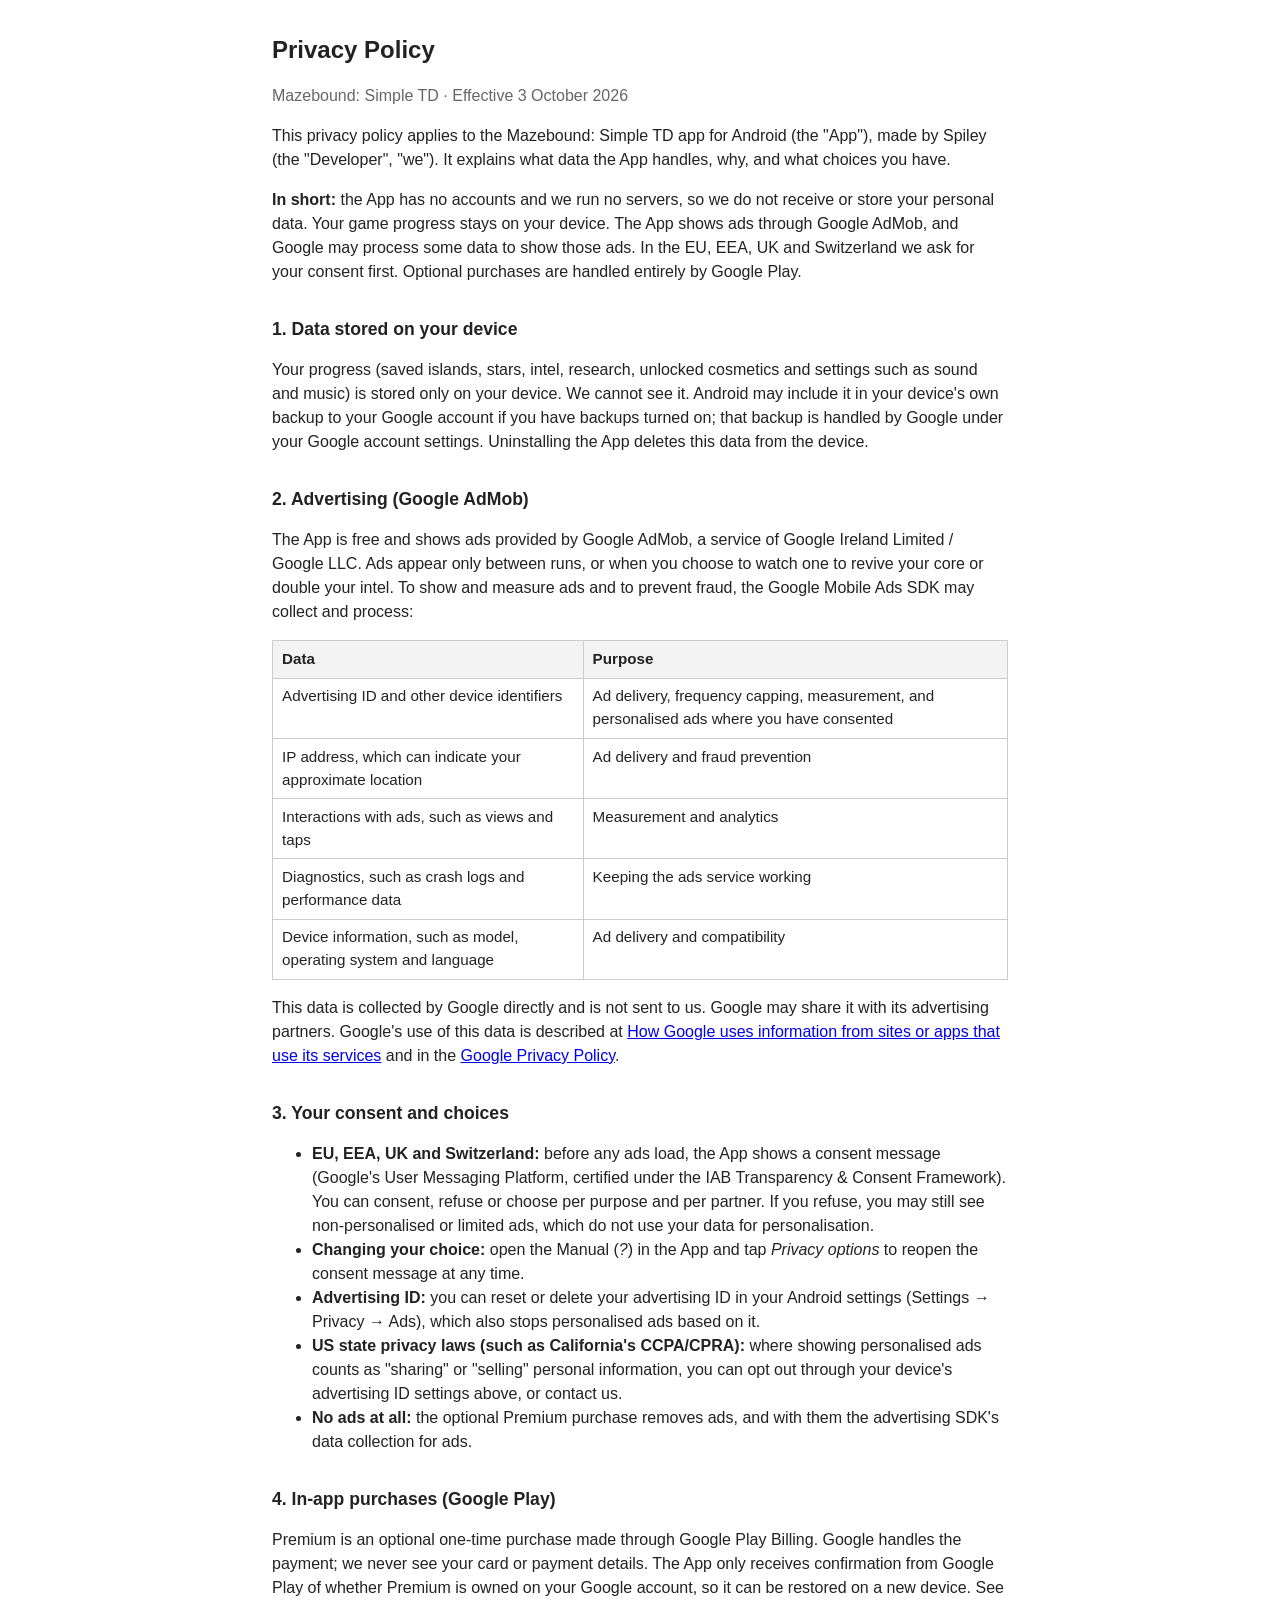
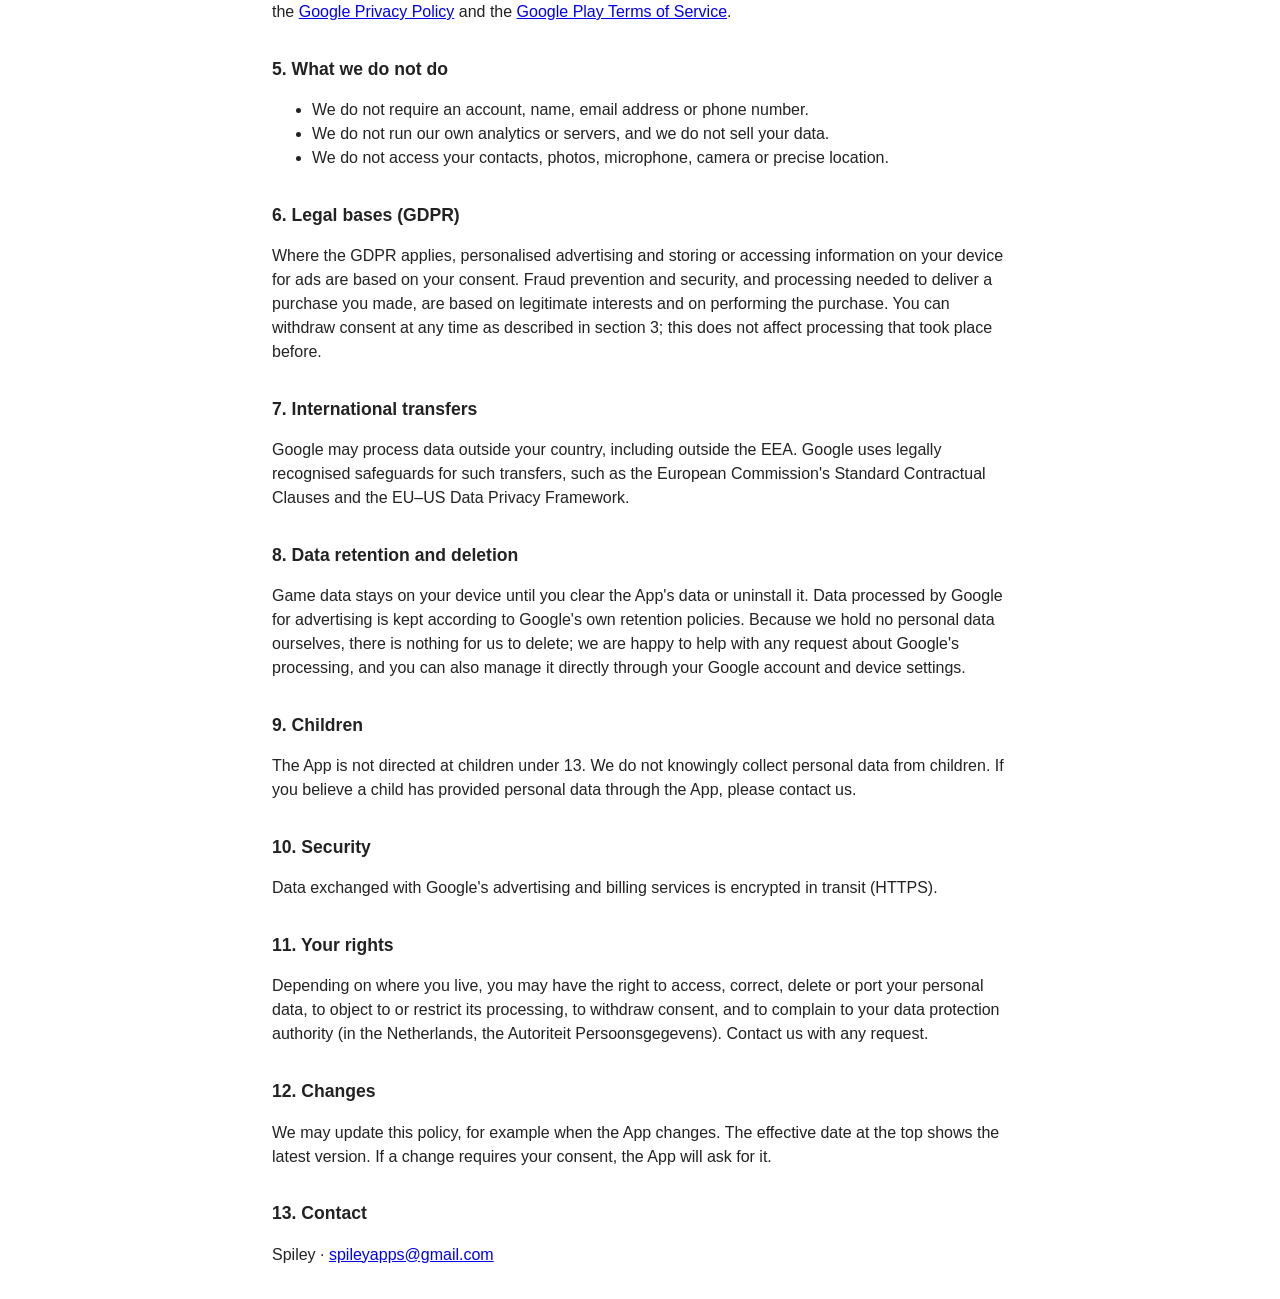
<file: spileyapps/MTDprivacy.html>
<!DOCTYPE html>
<html lang="en">
<head>
  <meta charset="utf-8">
  <meta name="viewport" content="width=device-width">
  <title>Privacy Policy – Mazebound: Simple TD</title>
  <style>
    body { font-family: 'Helvetica Neue', Helvetica, Arial, sans-serif; padding: 1em; max-width: 46em; margin: 0 auto; line-height: 1.5; color: #222; }
    h1 { font-size: 1.5em; margin-bottom: .2em; }
    h2 { font-size: 1.1em; margin-top: 1.8em; }
    table { border-collapse: collapse; width: 100%; font-size: .95em; }
    th, td { border: 1px solid #ccc; padding: .45em .6em; text-align: left; vertical-align: top; }
    th { background: #f3f3f3; }
    .muted { color: #666; }
  </style>
</head>
<body>

<h1>Privacy Policy</h1>
<p class="muted">Mazebound: Simple TD &middot; Effective 3 October 2026</p>

<p>This privacy policy applies to the Mazebound: Simple TD app for Android (the "App"), made by Spiley (the "Developer", "we"). It explains what data the App handles, why, and what choices you have.</p>

<p><strong>In short:</strong> the App has no accounts and we run no servers, so we do not receive or store your personal data. Your game progress stays on your device. The App shows ads through Google AdMob, and Google may process some data to show those ads. In the EU, EEA, UK and Switzerland we ask for your consent first. Optional purchases are handled entirely by Google Play.</p>

<h2>1. Data stored on your device</h2>
<p>Your progress (saved islands, stars, intel, research, unlocked cosmetics and settings such as sound and music) is stored only on your device. We cannot see it. Android may include it in your device's own backup to your Google account if you have backups turned on; that backup is handled by Google under your Google account settings. Uninstalling the App deletes this data from the device.</p>

<h2>2. Advertising (Google AdMob)</h2>
<p>The App is free and shows ads provided by Google AdMob, a service of Google Ireland Limited / Google LLC. Ads appear only between runs, or when you choose to watch one to revive your core or double your intel. To show and measure ads and to prevent fraud, the Google Mobile Ads SDK may collect and process:</p>
<table>
  <tr><th>Data</th><th>Purpose</th></tr>
  <tr><td>Advertising ID and other device identifiers</td><td>Ad delivery, frequency capping, measurement, and personalised ads where you have consented</td></tr>
  <tr><td>IP address, which can indicate your approximate location</td><td>Ad delivery and fraud prevention</td></tr>
  <tr><td>Interactions with ads, such as views and taps</td><td>Measurement and analytics</td></tr>
  <tr><td>Diagnostics, such as crash logs and performance data</td><td>Keeping the ads service working</td></tr>
  <tr><td>Device information, such as model, operating system and language</td><td>Ad delivery and compatibility</td></tr>
</table>
<p>This data is collected by Google directly and is not sent to us. Google may share it with its advertising partners. Google's use of this data is described at <a href="https://policies.google.com/technologies/partner-sites">How Google uses information from sites or apps that use its services</a> and in the <a href="https://policies.google.com/privacy">Google Privacy Policy</a>.</p>

<h2>3. Your consent and choices</h2>
<ul>
  <li><strong>EU, EEA, UK and Switzerland:</strong> before any ads load, the App shows a consent message (Google's User Messaging Platform, certified under the IAB Transparency &amp; Consent Framework). You can consent, refuse or choose per purpose and per partner. If you refuse, you may still see non-personalised or limited ads, which do not use your data for personalisation.</li>
  <li><strong>Changing your choice:</strong> open the Manual (<em>?</em>) in the App and tap <em>Privacy options</em> to reopen the consent message at any time.</li>
  <li><strong>Advertising ID:</strong> you can reset or delete your advertising ID in your Android settings (Settings &rarr; Privacy &rarr; Ads), which also stops personalised ads based on it.</li>
  <li><strong>US state privacy laws (such as California's CCPA/CPRA):</strong> where showing personalised ads counts as "sharing" or "selling" personal information, you can opt out through your device's advertising ID settings above, or contact us.</li>
  <li><strong>No ads at all:</strong> the optional Premium purchase removes ads, and with them the advertising SDK's data collection for ads.</li>
</ul>

<h2>4. In-app purchases (Google Play)</h2>
<p>Premium is an optional one-time purchase made through Google Play Billing. Google handles the payment; we never see your card or payment details. The App only receives confirmation from Google Play of whether Premium is owned on your Google account, so it can be restored on a new device. See the <a href="https://policies.google.com/privacy">Google Privacy Policy</a> and the <a href="https://play.google.com/about/play-terms/">Google Play Terms of Service</a>.</p>

<h2>5. What we do not do</h2>
<ul>
  <li>We do not require an account, name, email address or phone number.</li>
  <li>We do not run our own analytics or servers, and we do not sell your data.</li>
  <li>We do not access your contacts, photos, microphone, camera or precise location.</li>
</ul>

<h2>6. Legal bases (GDPR)</h2>
<p>Where the GDPR applies, personalised advertising and storing or accessing information on your device for ads are based on your consent. Fraud prevention and security, and processing needed to deliver a purchase you made, are based on legitimate interests and on performing the purchase. You can withdraw consent at any time as described in section 3; this does not affect processing that took place before.</p>

<h2>7. International transfers</h2>
<p>Google may process data outside your country, including outside the EEA. Google uses legally recognised safeguards for such transfers, such as the European Commission's Standard Contractual Clauses and the EU&ndash;US Data Privacy Framework.</p>

<h2>8. Data retention and deletion</h2>
<p>Game data stays on your device until you clear the App's data or uninstall it. Data processed by Google for advertising is kept according to Google's own retention policies. Because we hold no personal data ourselves, there is nothing for us to delete; we are happy to help with any request about Google's processing, and you can also manage it directly through your Google account and device settings.</p>

<h2>9. Children</h2>
<p>The App is not directed at children under 13. We do not knowingly collect personal data from children. If you believe a child has provided personal data through the App, please contact us.</p>

<h2>10. Security</h2>
<p>Data exchanged with Google's advertising and billing services is encrypted in transit (HTTPS).</p>

<h2>11. Your rights</h2>
<p>Depending on where you live, you may have the right to access, correct, delete or port your personal data, to object to or restrict its processing, to withdraw consent, and to complain to your data protection authority (in the Netherlands, the Autoriteit Persoonsgegevens). Contact us with any request.</p>

<h2>12. Changes</h2>
<p>We may update this policy, for example when the App changes. The effective date at the top shows the latest version. If a change requires your consent, the App will ask for it.</p>

<h2>13. Contact</h2>
<p>Spiley &middot; <a href="mailto:spileyapps@gmail.com">spileyapps@gmail.com</a></p>

</body>
</html>
</file>
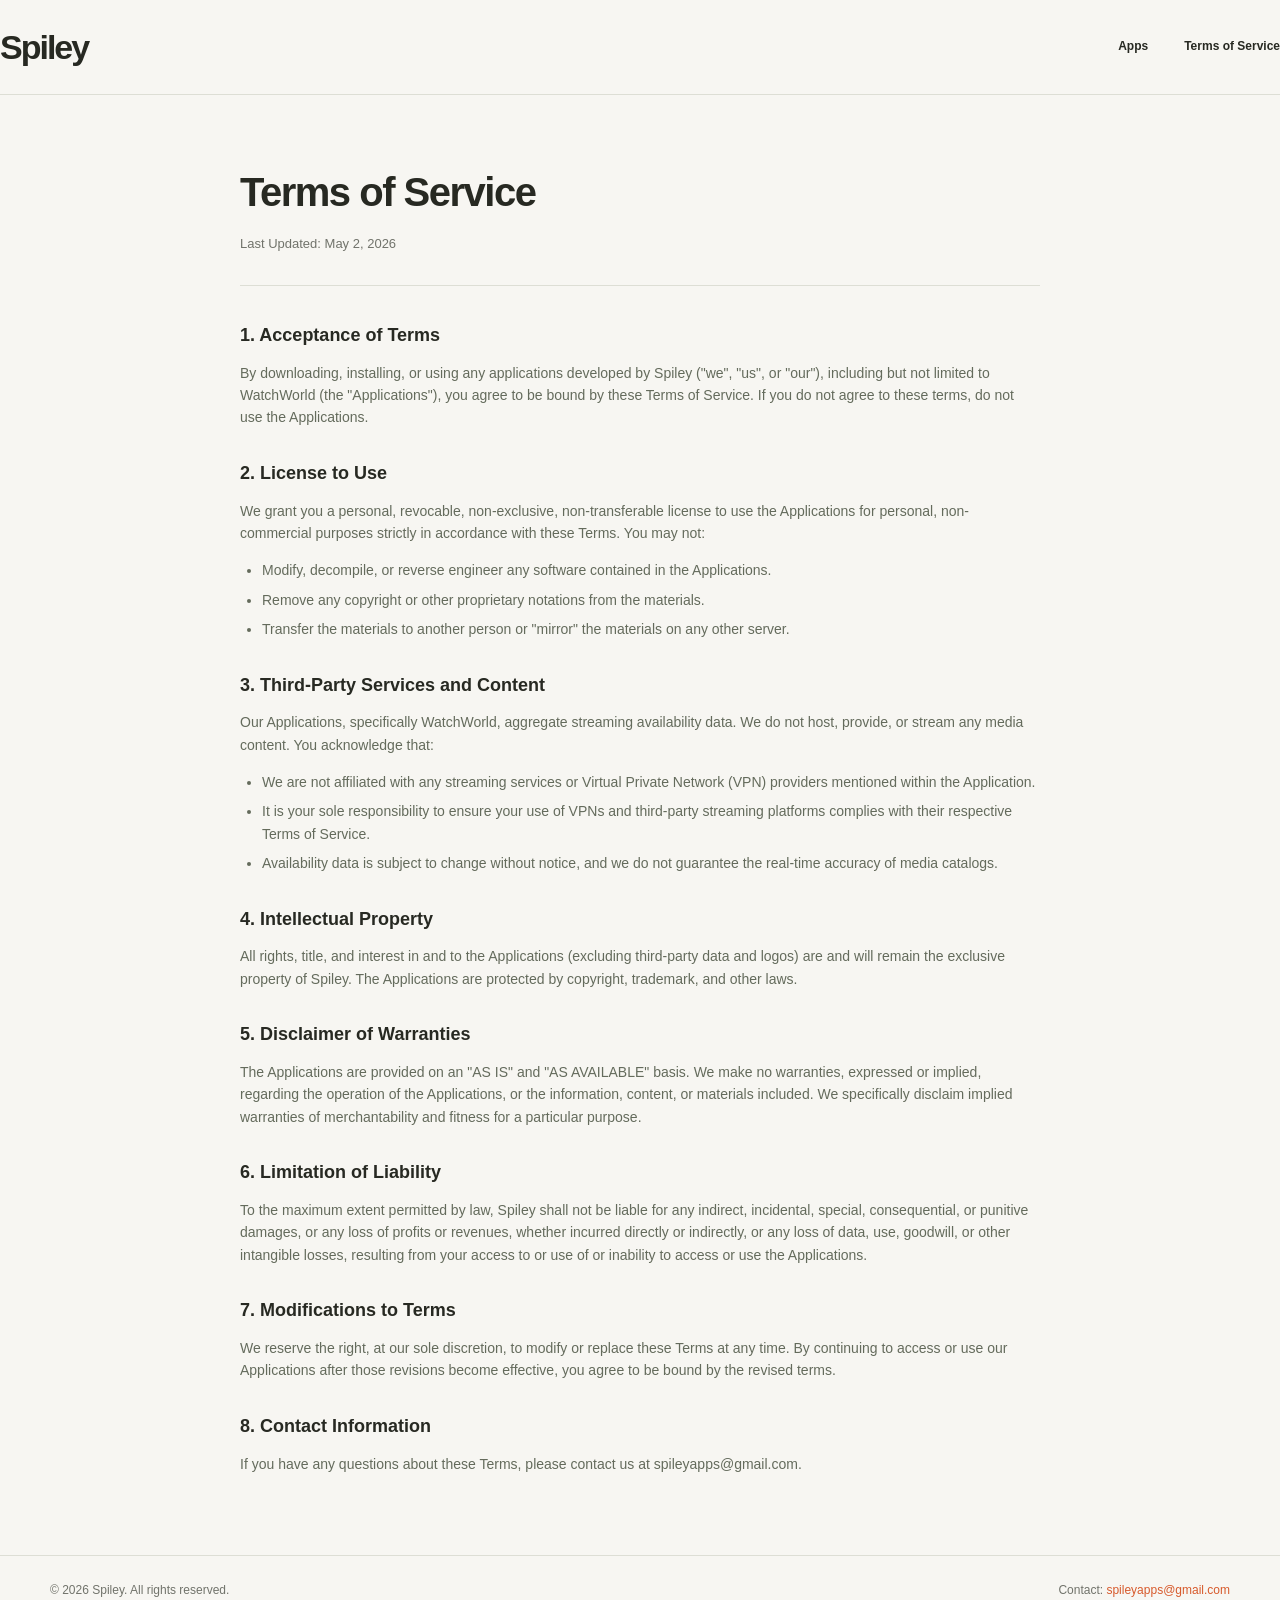
<file: spileyapps/tos.html>
<!DOCTYPE html>
<html lang="en">
<head>
    <meta charset="UTF-8">
    <meta name="viewport" content="width=device-width, initial-scale=1.0">
    <title>Terms of Service | Spiley</title>
    <link href="https://fonts.googleapis.com/css2?family=Inter:wght@400;500;600;700;800&display=swap" rel="stylesheet">
    <link rel="stylesheet" href="styles.css">
</head>
<body>

    <nav class="navbar">
        <div class="nav-container">
            <a href="index.html" class="brand">Spiley</a>
            <div class="nav-links">
                <a href="index.html">Apps</a>
                <a href="tos.html" class="active">Terms of Service</a>
            </div>
        </div>
    </nav>

    <main class="document-container">
        <header class="document-header">
            <h1>Terms of Service</h1>
            <p>Last Updated: May 2, 2026</p>
        </header>

        <div class="document-content">
            <h2>1. Acceptance of Terms</h2>
            <p>By downloading, installing, or using any applications developed by Spiley ("we", "us", or "our"), including but not limited to WatchWorld (the "Applications"), you agree to be bound by these Terms of Service. If you do not agree to these terms, do not use the Applications.</p>

            <h2>2. License to Use</h2>
            <p>We grant you a personal, revocable, non-exclusive, non-transferable license to use the Applications for personal, non-commercial purposes strictly in accordance with these Terms. You may not:</p>
            <ul>
                <li>Modify, decompile, or reverse engineer any software contained in the Applications.</li>
                <li>Remove any copyright or other proprietary notations from the materials.</li>
                <li>Transfer the materials to another person or "mirror" the materials on any other server.</li>
            </ul>

            <h2>3. Third-Party Services and Content</h2>
            <p>Our Applications, specifically WatchWorld, aggregate streaming availability data. We do not host, provide, or stream any media content. You acknowledge that:</p>
            <ul>
                <li>We are not affiliated with any streaming services or Virtual Private Network (VPN) providers mentioned within the Application.</li>
                <li>It is your sole responsibility to ensure your use of VPNs and third-party streaming platforms complies with their respective Terms of Service.</li>
                <li>Availability data is subject to change without notice, and we do not guarantee the real-time accuracy of media catalogs.</li>
            </ul>

            <h2>4. Intellectual Property</h2>
            <p>All rights, title, and interest in and to the Applications (excluding third-party data and logos) are and will remain the exclusive property of Spiley. The Applications are protected by copyright, trademark, and other laws.</p>

            <h2>5. Disclaimer of Warranties</h2>
            <p>The Applications are provided on an "AS IS" and "AS AVAILABLE" basis. We make no warranties, expressed or implied, regarding the operation of the Applications, or the information, content, or materials included. We specifically disclaim implied warranties of merchantability and fitness for a particular purpose.</p>

            <h2>6. Limitation of Liability</h2>
            <p>To the maximum extent permitted by law, Spiley shall not be liable for any indirect, incidental, special, consequential, or punitive damages, or any loss of profits or revenues, whether incurred directly or indirectly, or any loss of data, use, goodwill, or other intangible losses, resulting from your access to or use of or inability to access or use the Applications.</p>

            <h2>7. Modifications to Terms</h2>
            <p>We reserve the right, at our sole discretion, to modify or replace these Terms at any time. By continuing to access or use our Applications after those revisions become effective, you agree to be bound by the revised terms.</p>

            <h2>8. Contact Information</h2>
            <p>If you have any questions about these Terms, please contact us at spileyapps@gmail.com.</p>
        </div>
    </main>

    <footer>
        <div class="footer-content">
            <p>&copy; 2026 Spiley. All rights reserved.</p>
            <p>Contact: <a href="mailto:spileyapps@gmail.com">spileyapps@gmail.com</a></p>
        </div>
    </footer>

</body>
</html>
</file>
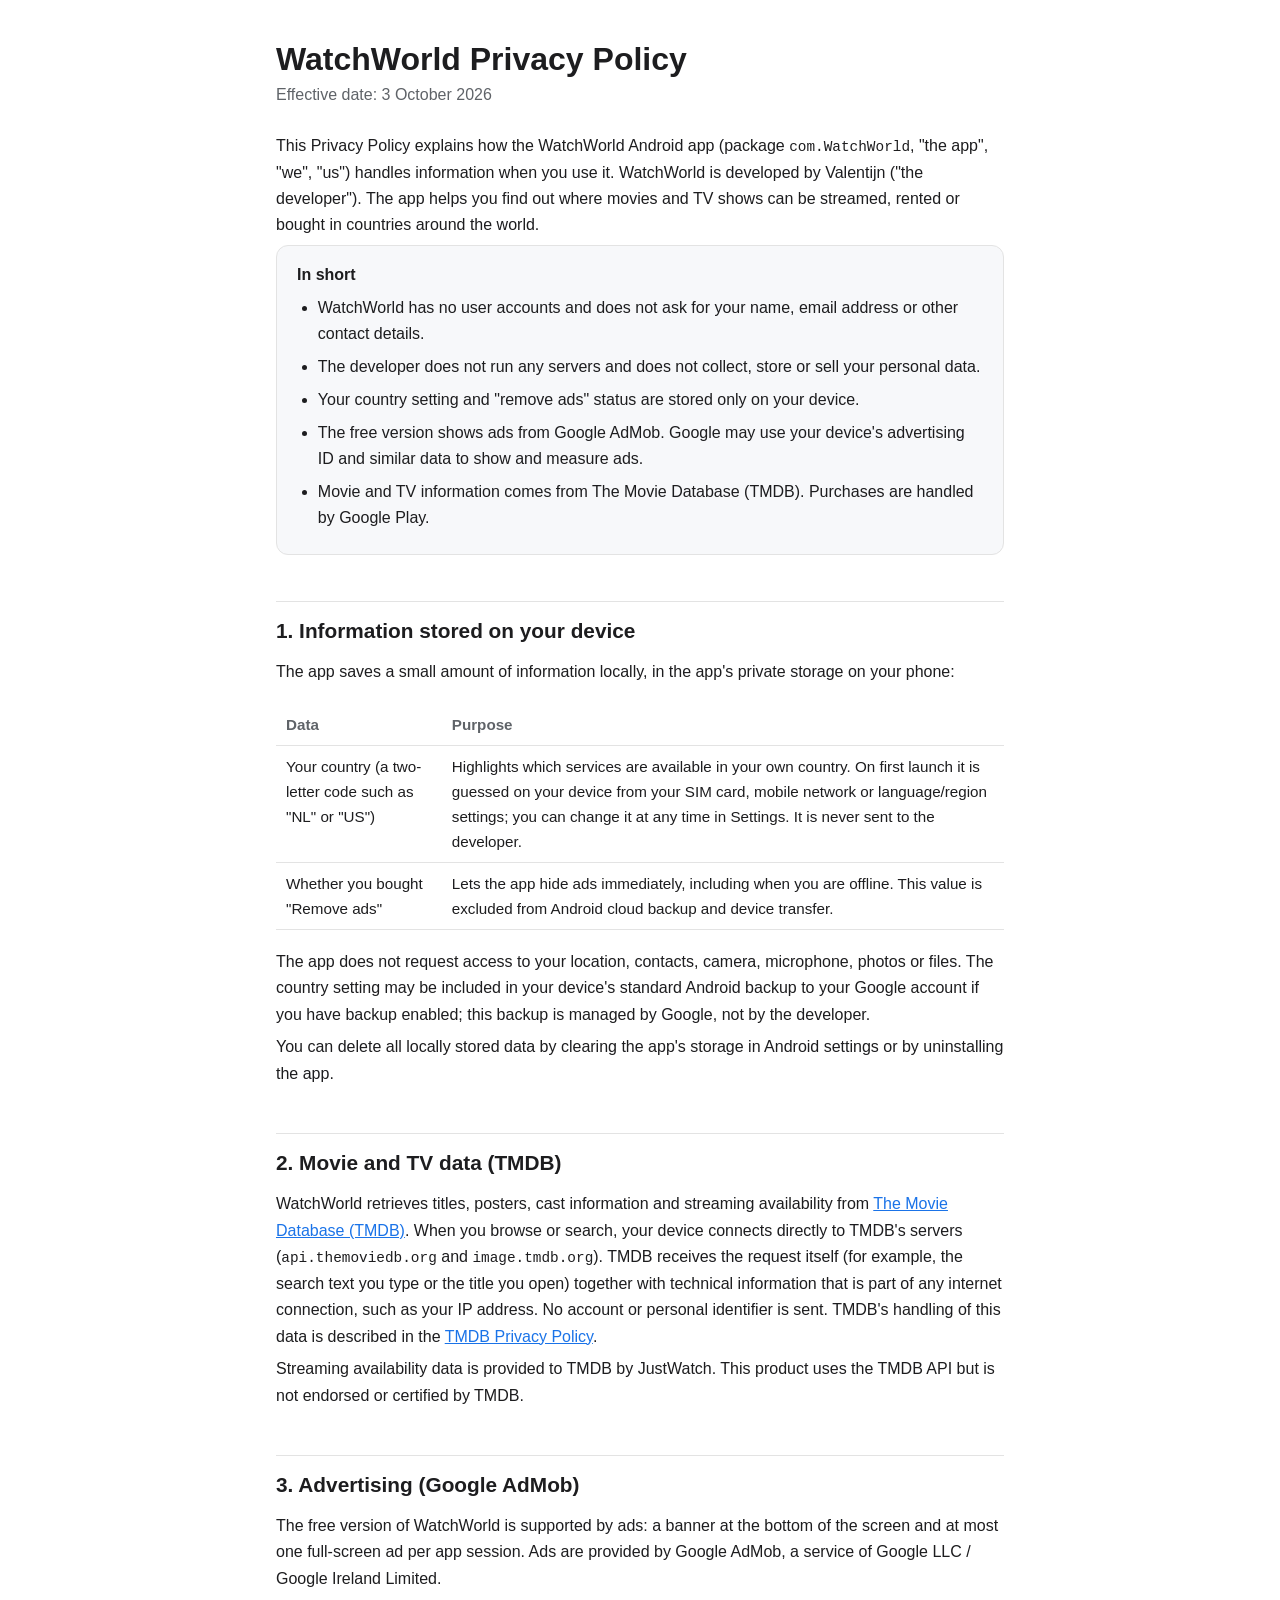
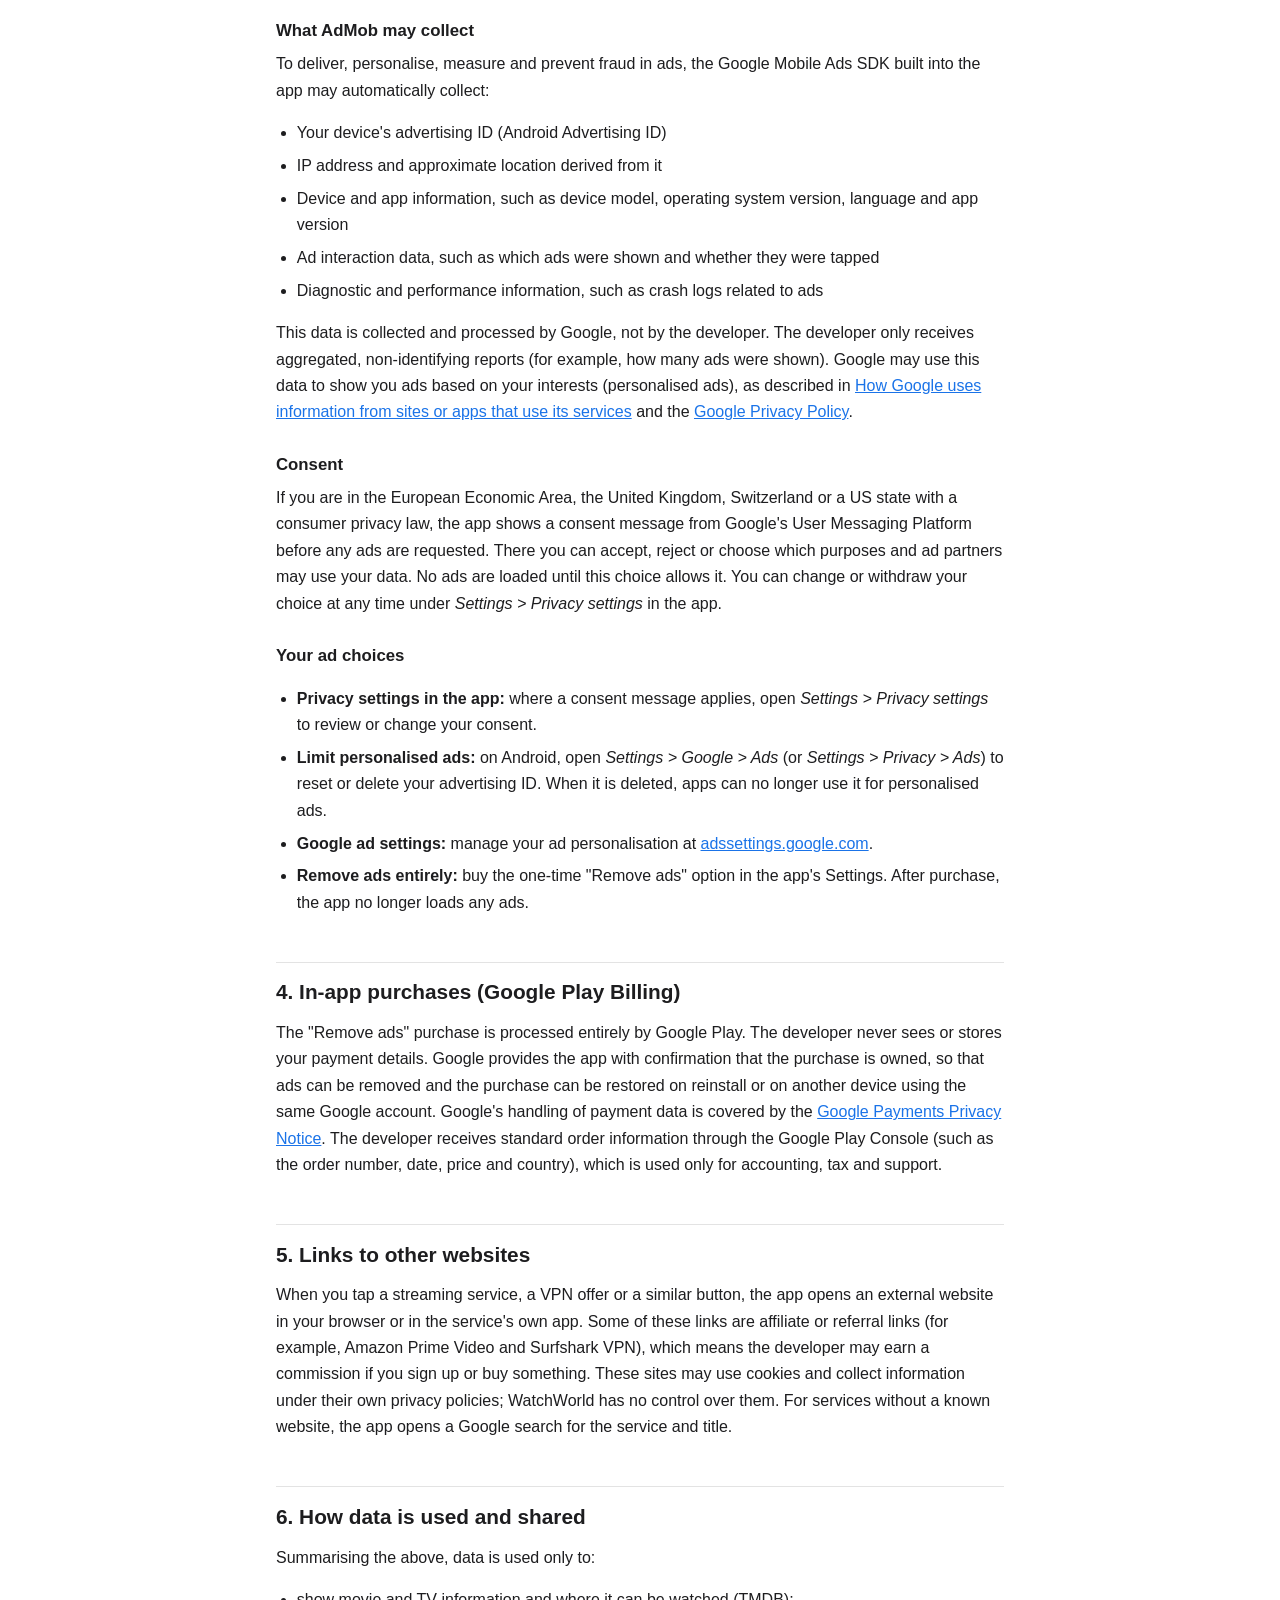
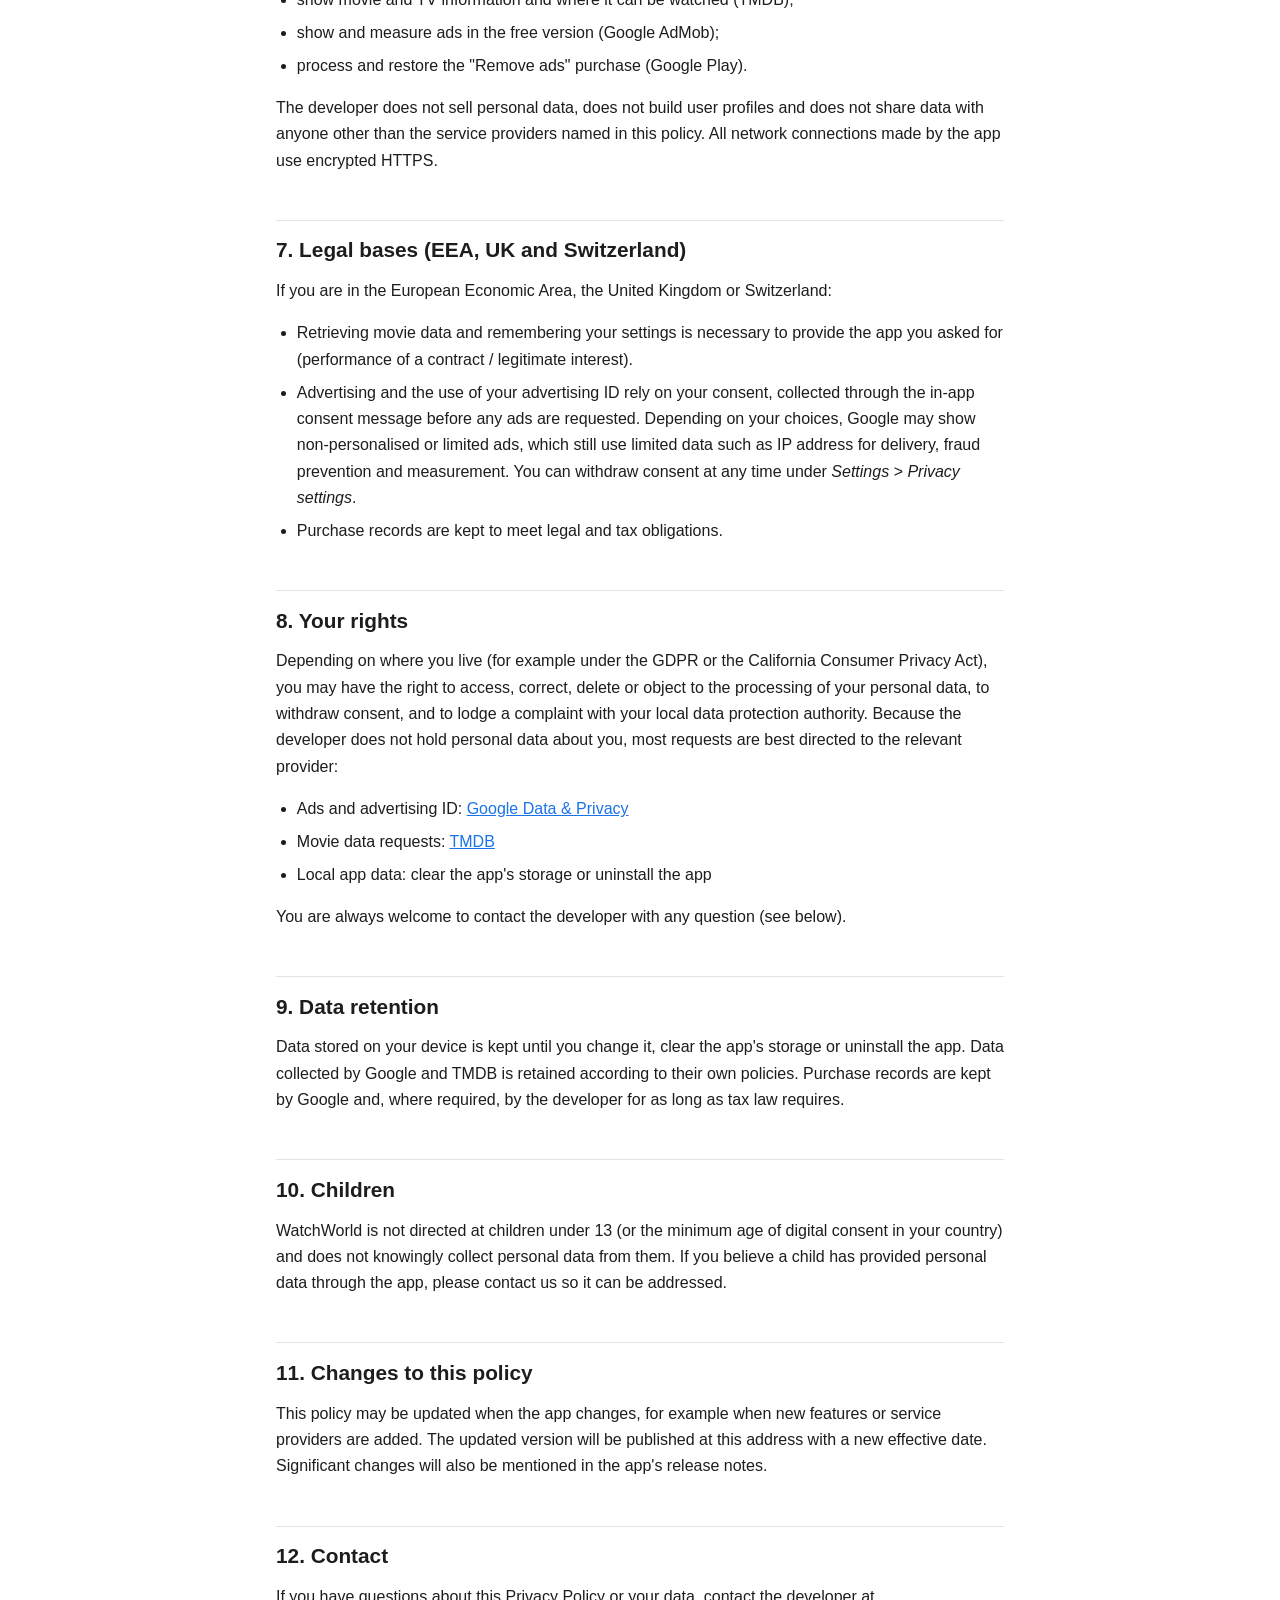
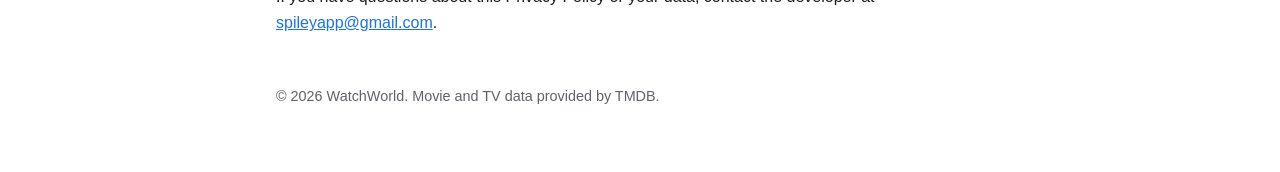
<file: spileyapps/WWprivacy.html>
<!doctype html>
<html lang="en">
<head>
<meta charset="utf-8">
<meta name="viewport" content="width=device-width, initial-scale=1">
<title>WatchWorld Privacy Policy</title>
<meta name="description" content="Privacy policy for the WatchWorld Android app: what data is used, how ads work, and your choices.">
<style>
  :root {
    --bg: #ffffff;
    --text: #1d1d1f;
    --muted: #5f6368;
    --accent: #1a73e8;
    --border: #e3e3e3;
    --card: #f7f8fa;
  }
  @media (prefers-color-scheme: dark) {
    :root {
      --bg: #121214;
      --text: #ececf1;
      --muted: #a0a3a8;
      --accent: #8ab4f8;
      --border: #2c2c30;
      --card: #1c1c20;
    }
  }
  * { box-sizing: border-box; }
  body {
    margin: 0;
    background: var(--bg);
    color: var(--text);
    font: 16px/1.65 -apple-system, BlinkMacSystemFont, "Segoe UI", Roboto, Helvetica, Arial, sans-serif;
  }
  main { max-width: 760px; margin: 0 auto; padding: 40px 16px 64px; }
  h1 { font-size: 2rem; line-height: 1.2; margin: 0 0 4px; }
  h2 { font-size: 1.3rem; margin: 2.2em 0 0.5em; padding-top: 0.6em; border-top: 1px solid var(--border); }
  h3 { font-size: 1.05rem; margin: 1.5em 0 0.3em; }
  p, li { margin: 0.4em 0; }
  ul { padding-left: 1.3em; }
  a { color: var(--accent); }
  .meta { color: var(--muted); margin: 0 0 24px; }
  .summary { background: var(--card); border: 1px solid var(--border); border-radius: 12px; padding: 16px 20px; }
  .summary ul { margin: 0.3em 0 0; }
  table { width: 100%; border-collapse: collapse; margin: 0.8em 0; font-size: 0.95rem; }
  th, td { text-align: left; vertical-align: top; padding: 8px 10px; border-bottom: 1px solid var(--border); }
  th { color: var(--muted); font-weight: 600; }
  .table-wrap { overflow-x: auto; }
  code { font-family: ui-monospace, Consolas, monospace; font-size: 0.9em; }
  footer { margin-top: 48px; color: var(--muted); font-size: 0.9rem; }
</style>
</head>
<body>
<main>

<h1>WatchWorld Privacy Policy</h1>
<p class="meta">Effective date: 3 October 2026</p>

<p>
  This Privacy Policy explains how the WatchWorld Android app (package <code>com.WatchWorld</code>,
  "the app", "we", "us") handles information when you use it. WatchWorld is developed by Valentijn
  ("the developer"). The app helps you find out where movies and TV shows can be streamed, rented or
  bought in countries around the world.
</p>

<div class="summary">
  <strong>In short</strong>
  <ul>
    <li>WatchWorld has no user accounts and does not ask for your name, email address or other contact details.</li>
    <li>The developer does not run any servers and does not collect, store or sell your personal data.</li>
    <li>Your country setting and "remove ads" status are stored only on your device.</li>
    <li>The free version shows ads from Google AdMob. Google may use your device's advertising ID and similar data to show and measure ads.</li>
    <li>Movie and TV information comes from The Movie Database (TMDB). Purchases are handled by Google Play.</li>
  </ul>
</div>

<h2>1. Information stored on your device</h2>
<p>The app saves a small amount of information locally, in the app's private storage on your phone:</p>
<div class="table-wrap">
<table>
  <tr><th>Data</th><th>Purpose</th></tr>
  <tr>
    <td>Your country (a two-letter code such as "NL" or "US")</td>
    <td>Highlights which services are available in your own country. On first launch it is guessed on your device from your SIM card, mobile network or language/region settings; you can change it at any time in Settings. It is never sent to the developer.</td>
  </tr>
  <tr>
    <td>Whether you bought "Remove ads"</td>
    <td>Lets the app hide ads immediately, including when you are offline. This value is excluded from Android cloud backup and device transfer.</td>
  </tr>
</table>
</div>
<p>
  The app does not request access to your location, contacts, camera, microphone, photos or files.
  The country setting may be included in your device's standard Android backup to your Google account
  if you have backup enabled; this backup is managed by Google, not by the developer.
</p>
<p>You can delete all locally stored data by clearing the app's storage in Android settings or by uninstalling the app.</p>

<h2>2. Movie and TV data (TMDB)</h2>
<p>
  WatchWorld retrieves titles, posters, cast information and streaming availability from
  <a href="https://www.themoviedb.org/" target="_blank" rel="noopener">The Movie Database (TMDB)</a>.
  When you browse or search, your device connects directly to TMDB's servers
  (<code>api.themoviedb.org</code> and <code>image.tmdb.org</code>). TMDB receives the request itself
  (for example, the search text you type or the title you open) together with technical information
  that is part of any internet connection, such as your IP address. No account or personal identifier
  is sent. TMDB's handling of this data is described in the
  <a href="https://www.themoviedb.org/privacy-policy" target="_blank" rel="noopener">TMDB Privacy Policy</a>.
</p>
<p>Streaming availability data is provided to TMDB by JustWatch. This product uses the TMDB API but is not endorsed or certified by TMDB.</p>

<h2>3. Advertising (Google AdMob)</h2>
<p>
  The free version of WatchWorld is supported by ads: a banner at the bottom of the screen and at most
  one full-screen ad per app session. Ads are provided by Google AdMob, a service of Google LLC /
  Google Ireland Limited.
</p>

<h3>What AdMob may collect</h3>
<p>To deliver, personalise, measure and prevent fraud in ads, the Google Mobile Ads SDK built into the app may automatically collect:</p>
<ul>
  <li>Your device's advertising ID (Android Advertising ID)</li>
  <li>IP address and approximate location derived from it</li>
  <li>Device and app information, such as device model, operating system version, language and app version</li>
  <li>Ad interaction data, such as which ads were shown and whether they were tapped</li>
  <li>Diagnostic and performance information, such as crash logs related to ads</li>
</ul>
<p>
  This data is collected and processed by Google, not by the developer. The developer only receives
  aggregated, non-identifying reports (for example, how many ads were shown). Google may use this data
  to show you ads based on your interests (personalised ads), as described in
  <a href="https://policies.google.com/technologies/partner-sites" target="_blank" rel="noopener">How Google uses information from sites or apps that use its services</a>
  and the <a href="https://policies.google.com/privacy" target="_blank" rel="noopener">Google Privacy Policy</a>.
</p>

<h3>Consent</h3>
<p>
  If you are in the European Economic Area, the United Kingdom, Switzerland or a US state with a
  consumer privacy law, the app shows a consent message from Google's User Messaging Platform before
  any ads are requested. There you can accept, reject or choose which purposes and ad partners may use
  your data. No ads are loaded until this choice allows it. You can change or withdraw your choice at
  any time under <em>Settings &gt; Privacy settings</em> in the app.
</p>

<h3>Your ad choices</h3>
<ul>
  <li><strong>Privacy settings in the app:</strong> where a consent message applies, open <em>Settings &gt; Privacy settings</em> to review or change your consent.</li>
  <li><strong>Limit personalised ads:</strong> on Android, open <em>Settings &gt; Google &gt; Ads</em> (or <em>Settings &gt; Privacy &gt; Ads</em>) to reset or delete your advertising ID. When it is deleted, apps can no longer use it for personalised ads.</li>
  <li><strong>Google ad settings:</strong> manage your ad personalisation at <a href="https://adssettings.google.com/" target="_blank" rel="noopener">adssettings.google.com</a>.</li>
  <li><strong>Remove ads entirely:</strong> buy the one-time "Remove ads" option in the app's Settings. After purchase, the app no longer loads any ads.</li>
</ul>

<h2>4. In-app purchases (Google Play Billing)</h2>
<p>
  The "Remove ads" purchase is processed entirely by Google Play. The developer never sees or stores
  your payment details. Google provides the app with confirmation that the purchase is owned, so that
  ads can be removed and the purchase can be restored on reinstall or on another device using the same
  Google account. Google's handling of payment data is covered by the
  <a href="https://payments.google.com/payments/apis-secure/u/0/get_legal_document?ldo=0&amp;ldt=privacynotice" target="_blank" rel="noopener">Google Payments Privacy Notice</a>.
  The developer receives standard order information through the Google Play Console (such as the order
  number, date, price and country), which is used only for accounting, tax and support.
</p>

<h2>5. Links to other websites</h2>
<p>
  When you tap a streaming service, a VPN offer or a similar button, the app opens an external website
  in your browser or in the service's own app. Some of these links are affiliate or referral links
  (for example, Amazon Prime Video and Surfshark VPN), which means the developer may earn a commission
  if you sign up or buy something. These sites may use cookies and collect information under their own
  privacy policies; WatchWorld has no control over them. For services without a known website, the app
  opens a Google search for the service and title.
</p>

<h2>6. How data is used and shared</h2>
<p>Summarising the above, data is used only to:</p>
<ul>
  <li>show movie and TV information and where it can be watched (TMDB);</li>
  <li>show and measure ads in the free version (Google AdMob);</li>
  <li>process and restore the "Remove ads" purchase (Google Play).</li>
</ul>
<p>
  The developer does not sell personal data, does not build user profiles and does not share data with
  anyone other than the service providers named in this policy. All network connections made by the
  app use encrypted HTTPS.
</p>

<h2>7. Legal bases (EEA, UK and Switzerland)</h2>
<p>If you are in the European Economic Area, the United Kingdom or Switzerland:</p>
<ul>
  <li>Retrieving movie data and remembering your settings is necessary to provide the app you asked for (performance of a contract / legitimate interest).</li>
  <li>Advertising and the use of your advertising ID rely on your consent, collected through the in-app consent message before any ads are requested. Depending on your choices, Google may show non-personalised or limited ads, which still use limited data such as IP address for delivery, fraud prevention and measurement. You can withdraw consent at any time under <em>Settings &gt; Privacy settings</em>.</li>
  <li>Purchase records are kept to meet legal and tax obligations.</li>
</ul>

<h2>8. Your rights</h2>
<p>
  Depending on where you live (for example under the GDPR or the California Consumer Privacy Act), you
  may have the right to access, correct, delete or object to the processing of your personal data, to
  withdraw consent, and to lodge a complaint with your local data protection authority. Because the
  developer does not hold personal data about you, most requests are best directed to the relevant
  provider:
</p>
<ul>
  <li>Ads and advertising ID: <a href="https://myaccount.google.com/data-and-privacy" target="_blank" rel="noopener">Google Data &amp; Privacy</a></li>
  <li>Movie data requests: <a href="https://www.themoviedb.org/privacy-policy" target="_blank" rel="noopener">TMDB</a></li>
  <li>Local app data: clear the app's storage or uninstall the app</li>
</ul>
<p>You are always welcome to contact the developer with any question (see below).</p>

<h2>9. Data retention</h2>
<p>
  Data stored on your device is kept until you change it, clear the app's storage or uninstall the app.
  Data collected by Google and TMDB is retained according to their own policies. Purchase records are
  kept by Google and, where required, by the developer for as long as tax law requires.
</p>

<h2>10. Children</h2>
<p>
  WatchWorld is not directed at children under 13 (or the minimum age of digital consent in your
  country) and does not knowingly collect personal data from them. If you believe a child has provided
  personal data through the app, please contact us so it can be addressed.
</p>

<h2>11. Changes to this policy</h2>
<p>
  This policy may be updated when the app changes, for example when new features or service providers
  are added. The updated version will be published at this address with a new effective date.
  Significant changes will also be mentioned in the app's release notes.
</p>

<h2>12. Contact</h2>
<p>
  If you have questions about this Privacy Policy or your data, contact the developer at
  <a href="mailto:spileyapp@gmail.com">spileyapp@gmail.com</a>.
</p>

<footer>
  &copy; 2026 WatchWorld. Movie and TV data provided by TMDB.
</footer>

</main>
</body>
</html>
</file>
<file: assets/css/portfolio.13fde78b224e.css>
/* Visual reference: https://linear.app/ — charcoal surfaces, Inter, thin borders, large product imagery. */
@font-face { font-family: Inter; src: url("../fonts/inter-latin-wght-normal.woff2") format("woff2"); font-weight: 100 900; font-style: normal; font-display: swap; }
:root {
  color-scheme: dark;
  --background: #08090a; --surface: #111214; --surface-hover: #191a1d;
  --text: #f7f8f8; --muted: #a0a2a8; --subtle: #858890; --accent: #f4f5f8; --border: #252629;
  --sans: Inter, -apple-system, BlinkMacSystemFont, "Segoe UI", sans-serif;
  --mono: ui-monospace, "Cascadia Code", Consolas, monospace;
}
* { box-sizing: border-box; }
html { scroll-behavior: smooth; scroll-padding-top: 104px; }
body { margin: 0; color: var(--text); background: var(--background); font: 400 15px/1.65 var(--sans); -webkit-font-smoothing: antialiased; }
::selection { background: #d9dce4; color: #111; }
h1, h2, h3, h4, p, figure, dl { margin: 0; }
h1, h2, h3, h4 { font-weight: 510; }
h1, h2, h3 { line-height: 1.1; letter-spacing: -.035em; }
a { color: inherit; text-decoration: none; text-underline-offset: 5px; }
button { font: inherit; }
a, button { -webkit-tap-highlight-color: transparent; }
a:focus-visible, button:focus-visible, summary:focus-visible { outline: 2px solid #b6bded; outline-offset: 5px; border-radius: 4px; }
img { display: block; max-width: 100%; height: auto; }
[hidden] { display: none !important; }
.wrap { width: min(1120px, calc(100% - 96px)); margin-inline: auto; }
.sr-only, .skip-link:not(:focus) { position: absolute; width: 1px; height: 1px; overflow: hidden; clip-path: inset(50%); white-space: nowrap; }
.skip-link:focus { position: fixed; top: 12px; left: 16px; padding: 12px 20px; border-radius: 5px; background: #fff; color: #111; z-index: 20; }
.svg-library { width: 0; height: 0; position: absolute; overflow: hidden; }
.icon { width: 18px; height: 18px; fill: none; stroke: currentColor; stroke-width: 1.5; stroke-linecap: round; stroke-linejoin: round; flex-shrink: 0; }
.site-header { position: sticky; top: 0; z-index: 10; border-bottom: 1px solid #ffffff12; background: #08090aeb; backdrop-filter: blur(16px); }
.navigation { display: flex; justify-content: space-between; align-items: center; gap: 24px; min-height: 72px; }
.brand { white-space: nowrap; display: inline-flex; align-items: center; gap: 10px; font-size: 14px; font-weight: 550; letter-spacing: -.03em; }
.brand img { width: 28px; height: 28px; object-fit: cover; border-radius: 50%; }
.nav-links { display: flex; gap: 32px; }
.nav-links a { color: var(--muted); font-size: 12px; transition: color 160ms ease; }
.nav-links a:hover { color: var(--text); }
.nav-contact { white-space: nowrap; display: inline-flex; align-items: center; gap: 16px; padding: 7px 12px; min-height: 34px; background: #e6e6e6; border: 1px solid #fff; border-radius: 7px; color: #151516; font-size: 11px; font-weight: 550; transition: background 160ms ease; }
.nav-contact:hover { background: #fff; }
.hero { padding-block: 64px 48px; }
.eyebrow { font-size: 11px; line-height: 1.6; color: var(--subtle); font-weight: 450; letter-spacing: .01em; }
.hero-label { font-size: 12px; color: #b5b6bc; }
.hero h1 { font-size: clamp(52px, 5.2vw, 64px); font-weight: 510; letter-spacing: -.045em; line-height: 1.05; margin-top: 16px; }
.hero h1 > span { color: #8d919a; }
.hero-bottom { display: flex; justify-content: space-between; align-items: flex-end; gap: 48px; margin-top: 24px; }
.hero-description { color: var(--muted); font-size: 17px; line-height: 1.65; max-width: 525px; letter-spacing: -.018em; }
.hero-actions { display: flex; align-items: center; gap: 28px; margin-top: 24px; }
.button { display: inline-flex; align-items: center; justify-content: center; gap: 22px; min-height: 40px; background: #e6e6e6; color: #161617; border: 1px solid #fff; border-radius: 7px; font-size: 12px; font-weight: 550; padding: 9px 15px; transition: background 160ms ease; }
.button:hover { background: #fff; }
.text-link { display: inline-flex; align-items: center; gap: 10px; font-size: 12px; font-weight: 500; }
.text-link:hover { text-decoration: underline; }
.studio-note { display: flex; align-items: center; gap: 12px; margin-bottom: 6px; flex-shrink: 0; }
.studio-note img { width: 32px; height: 32px; border-radius: 8px; opacity: .8; }
.studio-note > span { color: var(--subtle); font-size: 10px; line-height: 1.6; }
.studio-note strong { display: block; color: #d7d8dd; font-size: 12px; font-weight: 500; }
.studio-note strong span { display: inline-block; padding-left: 8px; }
.work-toolbar { display: flex; align-items: center; justify-content: space-between; gap: 24px; margin-bottom: 32px; padding-bottom: 20px; border-bottom: 1px solid var(--border); }
.work-toolbar h2 { font-size: 13px; font-weight: 500; letter-spacing: -.01em; color: #c5c6cc; }
.filters { display: flex; align-items: center; gap: 6px; }
.filter { border: 1px solid transparent; border-radius: 6px; background: transparent; padding: 6px 10px; color: var(--subtle); font-size: 11px; line-height: 1.6; cursor: pointer; white-space: nowrap; }
.filter span { font-size: 9px; opacity: .7; margin-left: 4px; }
.filter.active { color: var(--text); background: #1b1c20; border-color: #2d2e33; }
.filter:hover { color: var(--text); }
.work-grid { display: grid; grid-template-columns: repeat(2, minmax(0, 1fr)); gap: 24px; }
.project-card { min-width: 0; }
.feature-project { grid-column: 1 / -1; margin-bottom: 24px; }
.feature-heading { display: flex; justify-content: space-between; gap: 48px; align-items: flex-end; margin-top: 24px; }
.feature-heading h3 { font-size: 27px; margin-top: 8px; letter-spacing: -.035em; }
.feature-heading h3 span { font-size: 20px; color: var(--subtle); margin-left: 5px; }
.feature-heading > p { font-size: 13px; color: var(--muted); max-width: 330px; line-height: 1.7; }
.feature-visual { display: block; padding: 32px 32px 0; overflow: hidden; background: #141517; border: 1px solid #303136; border-radius: 14px; box-shadow: 0 0 0 1px #000, 0 32px 70px -40px #000; }
.feature-visual img { width: 100%; height: auto; border: 1px solid #3d424b; border-bottom: 0; border-radius: 7px 7px 0 0; transition: transform 240ms ease; transform-origin: center bottom; }
.feature-visual:hover img { transform: scale(1.008); }
.feature-footer { display: flex; justify-content: space-between; align-items: center; gap: 24px; padding-top: 18px; }
.feature-footer p { font-size: 11px; color: var(--subtle); }
.feature-footer p span { margin-inline: 7px; color: #4a4c53; }
.feature-footer .text-link { font-size: 11px; }
.app-card { overflow: hidden; border: 1px solid var(--border); border-radius: 14px; background: var(--surface); }
.app-preview { display: flex; align-items: flex-end; justify-content: center; gap: 20px; height: 358px; padding: 36px 32px 0; overflow: hidden; border-bottom: 1px solid var(--border); background: #151619; }
.app-preview img { flex: 0 1 auto; min-width: 0; width: 146px; height: auto; object-fit: contain; border: 3px solid #35373e; border-bottom: 0; border-radius: 20px 20px 0 0; box-shadow: 0 20px 40px #0006; transition: transform 240ms ease; }
.app-preview img:last-child { width: 130px; border-color: #2c2f35; }
.app-preview:hover img { transform: translateY(-5px); }
.app-preview:hover img:last-child { transform: translateY(-9px); }
.booze-preview { background: #171619; }
.app-copy { padding: 28px; }
.app-copy h3 { font-size: 23px; margin-top: 9px; }
.app-copy h3 a { display: flex; justify-content: space-between; gap: 12px; }
.app-copy h3 span { color: #777b84; font-size: 20px; }
.app-copy > p:not(.eyebrow) { margin-top: 12px; font-size: 13px; color: var(--muted); line-height: 1.7; max-width: 400px; }
.app-links { display: flex; justify-content: space-between; flex-wrap: wrap; gap: 12px 20px; margin-top: 24px; font-size: 11px; }
.app-links a:last-child { color: var(--subtle); }
.app-links a:hover { text-decoration: underline; }
.maze-card { grid-column: 1 / -1; display: grid; grid-template-columns: 280px minmax(0, 1fr); gap: 48px; align-items: center; padding: 40px; background: var(--surface); border: 1px solid var(--border); border-radius: 14px; margin-bottom: 24px; }
.app-icon { width: 40px; height: 40px; border-radius: 10px; margin-bottom: 24px; }
.maze-copy h3 { font-size: 32px; margin-top: 10px; line-height: 1.15; }
.maze-copy h3 span { color: var(--subtle); font-size: 24px; }
.maze-copy > p:not(.eyebrow) { margin-top: 16px; font-size: 13px; color: var(--muted); }
.maze-copy .app-links { justify-content: flex-start; font-size: 10px; }
.maze-preview { display: block; border: 1px solid #393b40; border-radius: 7px; overflow: hidden; }
.maze-preview img { width: 100%; height: auto; transition: transform 240ms ease; }
.maze-preview:hover img { transform: scale(1.015); }
.compact-project { border-top: 1px solid var(--border); padding: 28px 4px; }
.compact-project h3 { font-size: 19px; margin-top: 10px; line-height: 1.4; }
.compact-project h3 span { color: var(--subtle); font-size: 15px; padding-left: 4px; }
.compact-project > p:not(.eyebrow), .music-project > div > p:not(.eyebrow) { font-size: 13px; color: var(--muted); max-width: 420px; margin-top: 12px; }
.compact-project .text-link { margin-top: 20px; font-size: 11px; }
.inline-links { display: flex; gap: 24px; flex-wrap: wrap; }
.music-project { grid-column: 1 / -1; display: flex; gap: 28px; align-items: center; }
.music-project > img { width: 100px; height: 100px; object-fit: cover; border-radius: 8px; flex-shrink: 0; }
.section { padding-top: 112px; }
.section > h2, .about-copy h2 { font-size: clamp(30px, 3.4vw, 42px); margin-top: 16px; font-weight: 510; line-height: 1.15; }
.about-section { display: grid; grid-template-columns: minmax(0, 1fr) 230px; column-gap: 100px; row-gap: 56px; border-top: 1px solid var(--border); margin-top: 64px; }
.about-copy > p:not(.eyebrow) { color: var(--muted); font-size: 15px; line-height: 1.8; max-width: 630px; margin-top: 24px; }
.about-copy .text-link { margin-top: 24px; }
.about-portrait { align-self: start; }
.about-portrait img { width: 230px; height: 290px; object-fit: cover; border-radius: 10px; border: 1px solid var(--border); }
.about-portrait figcaption { font-size: 10px; color: var(--subtle); margin-top: 12px; }
.skills-list { grid-column: 1 / -1; display: grid; grid-template-columns: repeat(3, minmax(0, 1fr)); gap: 48px; padding-block: 32px; border-block: 1px solid var(--border); }
.skills-list dt { font-size: 12px; font-weight: 500; }
.skills-list dd { color: var(--muted); font-size: 13px; line-height: 1.8; margin: 10px 0 0; }
.experience-grid { display: grid; grid-template-columns: minmax(0, 1.5fr) minmax(0, 1fr); gap: 80px; margin-top: 48px; }
.column-title { color: var(--subtle); font-size: 12px; font-weight: 450; letter-spacing: 0; padding-bottom: 20px; border-bottom: 1px solid var(--border); }
.timeline-item { display: grid; grid-template-columns: 125px minmax(0, 1fr); gap: 24px; padding-block: 26px; border-bottom: 1px solid #1e1f22; }
.timeline-meta { font-size: 9px; color: var(--subtle); padding-top: 4px; line-height: 1.7; }
.company { font-size: 16px; font-weight: 500; letter-spacing: -.02em; }
.timeline-item h4 { font-size: 12px; font-weight: 400; margin-top: 5px; line-height: 1.6; color: #d5d6db; }
.timeline-item > div > p:not(.company) { color: var(--muted); font-size: 12px; margin-top: 12px; line-height: 1.8; }
.timeline-item .text-link { font-size: 11px; margin-top: 14px; }
.earlier-experience { font-size: 12px; }
.earlier-experience summary { list-style: none; display: flex; justify-content: space-between; cursor: pointer; padding-block: 22px; }
.earlier-experience summary::-webkit-details-marker { display: none; }
.earlier-experience[open] summary > span { transform: rotate(45deg); }
.earlier-experience > div > p { display: flex; justify-content: space-between; gap: 16px; padding-block: 8px; color: var(--muted); font-size: 11px; }
.earlier-experience strong { font-weight: 400; }
.education-card, .education-entry { padding-block: 26px; border-bottom: 1px solid #1e1f22; }
.education-card .eyebrow, .education-entry .eyebrow { font-size: 9px; }
.education-card h4, .education-entry h4 { font-size: 18px; margin-top: 10px; }
.education-card > p:not(.eyebrow), .education-entry > p:not(.eyebrow) { color: var(--muted); font-size: 12px; margin-top: 6px; }
.credential { display: inline-block; font-size: 10px; color: var(--subtle); margin-top: 12px; }
.certificates { margin-top: 28px; }
.certificates h4 { font-size: 12px; }
.certificates ul { list-style: none; padding: 0; margin: 12px 0 0; }
.certificates li { display: flex; justify-content: space-between; gap: 16px; border-bottom: 1px solid #1e1f22; padding-block: 12px; font-size: 11px; color: var(--muted); }
.certificates li > span:last-child { color: var(--subtle); }
.contact-section { display: flex; justify-content: space-between; align-items: flex-end; gap: 32px; padding-block: 88px; margin-top: 80px; border-top: 1px solid var(--border); }
.contact-section h2 { margin-top: 14px; font-size: 52px; letter-spacing: -.045em; }
.contact-email { display: inline-flex; align-items: center; gap: 20px; font-size: clamp(18px, 2.4vw, 27px); color: var(--muted); letter-spacing: -.035em; margin-top: 22px; }
.contact-email:hover { color: var(--text); }
.contact-links { display: flex; gap: 24px; font-size: 12px; color: #bfc0c7; padding-bottom: 6px; }
.contact-links a:hover { color: var(--text); }
.site-footer { display: flex; justify-content: space-between; align-items: center; gap: 24px; padding-block: 24px; border-top: 1px solid var(--border); font-size: 10px; color: var(--subtle); }
/* Case-study components share these foundations. */
.tags { display: flex; flex-wrap: wrap; gap: 8px; }
.tags span { font-size: 11px; color: #d0d1d8; padding: 4px 10px; background: var(--surface); border: 1px solid var(--border); border-radius: 5px; }
.preview-bar { display: flex; align-items: center; gap: 5px; padding: 12px 16px; border-bottom: 1px solid var(--border); background: var(--surface); }
.preview-bar > span { width: 5px; height: 5px; border: 1px solid var(--subtle); border-radius: 50%; }
.preview-bar p { font-size: 10px; color: var(--muted); margin-left: 8px; }

@media (max-width: 1000px) {
  .wrap { width: calc(100% - 64px); }
  .hero h1 { font-size: 64px; }
  .feature-heading { gap: 32px; }
  .feature-heading h3 { font-size: 23px; }
  .feature-heading > p { max-width: 280px; font-size: 12px; }
  .app-preview { padding-inline: 20px; gap: 16px; height: 310px; }
  .app-preview img { width: 124px; }
  .app-preview img:last-child { width: 112px; }
  .maze-card { grid-template-columns: 230px minmax(0, 1fr); padding: 28px; gap: 28px; }
  .maze-copy h3 { font-size: 28px; }
  .about-section { column-gap: 56px; }
  .experience-grid { gap: 48px; }
  .timeline-item { grid-template-columns: 100px minmax(0, 1fr); gap: 20px; }
  .contact-links { gap: 16px; }
}
@media (max-width: 760px) {
  .brand { font-size: 12px; }
  .nav-links { gap: 20px; }
  .nav-links a { font-size: 11px; }
  .hero { padding-top: 64px; }
  .hero h1 { font-size: 62px; }
  .hero-description { max-width: 490px; font-size: 16px; }
  .studio-note { display: none; }
  .feature-heading { flex-direction: column; gap: 16px; align-items: flex-start; }
  .feature-heading h3 { font-size: 25px; }
  .feature-heading > p { max-width: 480px; font-size: 13px; }
  .feature-visual { padding: 20px 20px 0; }
  .app-preview { height: 260px; padding-inline: 16px; gap: 12px; padding-top: 28px; }
  .app-preview img { width: 104px; border-width: 2px; border-radius: 14px 14px 0 0; }
  .app-preview img:last-child { width: 94px; }
  .app-copy { padding: 24px; }
  .app-copy h3 { font-size: 21px; }
  .app-copy > p:not(.eyebrow) { font-size: 12px; }
  .app-links { font-size: 10px; }
  .maze-card { grid-template-columns: 1fr; padding: 28px; gap: 32px; }
  .maze-copy h3 br { display: none; }
  .maze-copy h3 { font-size: 30px; }
  .app-icon { width: 32px; height: 32px; margin-bottom: 18px; }
  .maze-copy > p:not(.eyebrow) { max-width: 430px; }
  .section { padding-top: 80px; }
  .about-section { grid-template-columns: minmax(0, 1fr) 160px; column-gap: 40px; row-gap: 40px; }
  .about-portrait img { width: 160px; height: 220px; }
  .about-portrait figcaption { font-size: 9px; }
  .about-copy h2 { font-size: 29px; }
  .about-copy > p:not(.eyebrow) { font-size: 13px; margin-top: 20px; }
  .skills-list { grid-template-columns: 1fr; gap: 24px; }
  .skills-list > div { display: grid; grid-template-columns: 150px minmax(0, 1fr); gap: 24px; }
  .skills-list dd { margin-top: 0; font-size: 12px; }
  .experience-grid { grid-template-columns: 1fr; gap: 40px; }
  .timeline-item { grid-template-columns: 130px minmax(0, 1fr); }
  .contact-section { flex-direction: column; align-items: flex-start; margin-top: 48px; padding-block: 64px; }
  .contact-section h2 { font-size: 44px; }
  .contact-links { gap: 24px; }
}
@media (max-width: 600px) {
  html { scroll-padding-top: 88px; }
  .wrap { width: calc(100% - 40px); }
  .navigation { min-height: 64px; gap: 16px; }
  .brand { font-size: 12px; gap: 8px; }
  .brand img { width: 24px; height: 24px; }
  .nav-links { gap: 16px; }
  .nav-links a { font-size: 11px; }
  .nav-links a[href="#experience"] { display: none; }
  .nav-contact { font-size: 10px; min-height: 32px; padding: 5px 9px; gap: 6px; }
  .nav-contact span { display: none; }
  .hero { padding-block: 48px; }
  .hero-label { font-size: 10px; }
  .hero h1 { font-size: clamp(36px, 11.5vw, 62px); margin-top: 18px; line-height: 1.05; }
  .hero-bottom { margin-top: 24px; }
  .hero-description { font-size: 15px; line-height: 1.7; }
  .hero-actions { gap: 24px; margin-top: 24px; }
  .button { min-height: 40px; font-size: 11px; gap: 20px; padding: 9px 14px; }
  .hero-actions .text-link { font-size: 11px; }
  .work-toolbar { flex-direction: column; align-items: flex-start; gap: 16px; padding-bottom: 16px; margin-bottom: 24px; }
  .work-toolbar h2 { font-size: 12px; }
  .filters { gap: 4px; width: 100%; justify-content: space-between; }
  .filter { padding: 6px 9px; font-size: 10px; min-height: 36px; }
  .filter span { display: none; }
  .work-grid { grid-template-columns: 1fr; gap: 24px; }
  .feature-project { margin-bottom: 8px; }
  .feature-heading { margin-top: 20px; gap: 12px; }
  .feature-heading .eyebrow { font-size: 10px; }
  .feature-heading h3 { font-size: 24px; line-height: 1.2; }
  .feature-heading h3 span { font-size: 18px; }
  .feature-heading > p { font-size: 12px; }
  .feature-visual { padding: 12px 12px 0; border-radius: 9px; }
  .feature-visual img { border-radius: 4px 4px 0 0; }
  .feature-footer { align-items: flex-start; flex-direction: column; gap: 12px; padding-top: 14px; }
  .feature-footer p { font-size: 10px; }
  .feature-footer p span { margin-inline: 4px; }
  .feature-footer .text-link { font-size: 11px; }
  .app-card { border-radius: 12px; }
  .app-preview { height: 310px; padding-top: 28px; padding-inline: 28px; gap: 18px; }
  .app-preview img { width: 128px; border-radius: 18px 18px 0 0; }
  .app-preview img:last-child { width: 114px; }
  .app-copy { padding: 24px; }
  .app-copy h3 { font-size: 24px; }
  .app-copy .eyebrow { font-size: 10px; }
  .app-copy > p:not(.eyebrow) { font-size: 13px; }
  .app-links { font-size: 11px; margin-top: 20px; }
  .maze-card { grid-column: 1; border-radius: 12px; padding: 24px; gap: 24px; margin-bottom: 8px; }
  .maze-copy h3 { font-size: 30px; }
  .maze-copy > p:not(.eyebrow) { font-size: 13px; }
  .maze-copy .app-links { font-size: 11px; }
  .compact-project { padding-block: 24px; }
  .compact-project h3 { font-size: 20px; }
  .compact-project > p:not(.eyebrow) { font-size: 13px; }
  .music-project { gap: 20px; align-items: flex-start; }
  .music-project > img { width: 64px; height: 64px; }
  .music-project h3 { font-size: 20px; }
  .music-project > div > p:not(.eyebrow) { font-size: 12px; }
  .section { padding-top: 64px; }
  .about-section { grid-template-columns: 1fr; gap: 32px; margin-top: 40px; }
  .about-copy h2 { font-size: 32px; }
  .about-copy > p:not(.eyebrow) { font-size: 14px; }
  .about-portrait { display: flex; align-items: center; gap: 20px; }
  .about-portrait img { width: 80px; height: 100px; border-radius: 8px; }
  .about-portrait figcaption { font-size: 11px; max-width: 150px; margin-top: 0; }
  .skills-list { gap: 20px; padding-block: 24px; }
  .skills-list > div { grid-template-columns: 1fr; gap: 6px; }
  .skills-list dd { font-size: 12px; }
  .section > h2 { font-size: 32px; }
  .experience-grid { margin-top: 32px; }
  .timeline-item { grid-template-columns: 1fr; gap: 8px; padding-block: 24px; }
  .timeline-meta { font-size: 10px; }
  .timeline-item h4 { font-size: 13px; }
  .timeline-item > div > p:not(.company) { font-size: 13px; }
  .earlier-experience > div > p { flex-direction: column; gap: 4px; }
  .contact-section { padding-block: 56px; margin-top: 40px; }
  .contact-section h2 { font-size: 42px; }
  .contact-email { font-size: clamp(17px, 5.4vw, 27px); gap: 12px; }
  .contact-links { gap: 28px; font-size: 12px; }
  .site-footer { font-size: 10px; gap: 20px; }
  .site-footer > p:nth-child(2) { display: none; }
  .site-footer .brand { display: none; }
}
@media (max-width: 360px) {
  .brand img { display: none; }
  .nav-links a[href="#about"] { display: none; }
  .nav-links { gap: 12px; }
  .app-preview { height: 280px; gap: 14px; padding-inline: 20px; }
  .app-preview img { width: 114px; }
  .app-preview img:last-child { width: 103px; }
  .music-project { flex-direction: column; }
}
@media (prefers-reduced-motion: reduce) {
  html { scroll-behavior: auto; }
  *, *::before, *::after { transition: none !important; }
}
</file>
<file: spileyapps/styles.css>
:root {
    --paper: #f7f6f2;
    --ink: #272922;
    --muted: #71736b;
    --orange: #d75a2c;
    --line: #ddded5;
    --font: 'Manrope', Arial, sans-serif;
}
* { box-sizing: border-box; margin: 0; padding: 0; }
html { scroll-behavior: smooth; scroll-padding-top: 35px; }
body { background: var(--paper); color: var(--ink); font-family: var(--font); line-height: 1.6; -webkit-font-smoothing: antialiased; }
a { color: inherit; text-decoration: none; }
button { font: inherit; cursor: pointer; color: inherit; }
button, a { -webkit-tap-highlight-color: transparent; }
button:focus-visible, a:focus-visible { outline: 3px solid var(--orange); outline-offset: 5px; }
img { display: block; max-width: 100%; height: auto; }
svg { display: block; }
.wrap { width: min(1180px, calc(100% - 96px)); margin-inline: auto; }
.icon { width: 20px; height: 20px; fill: none; stroke: currentColor; stroke-width: 1.6; stroke-linecap: round; stroke-linejoin: round; flex-shrink: 0; }
.orange { color: var(--orange); }
.svg-library { position: absolute; width: 0; height: 0; overflow: hidden; }
.sr-only, .skip-link:not(:focus) { position: absolute; width: 1px; height: 1px; padding: 0; overflow: hidden; clip: rect(0,0,0,0); white-space: nowrap; }
.skip-link:focus { position: fixed; top: 12px; left: 12px; padding: 12px; background: var(--ink); color: white; z-index: 200; }
.eyebrow { font-size: 10px; font-weight: 750; letter-spacing: 1.8px; display: flex; align-items: center; gap: 9px; }
.status-dot { display: inline-block; width: 7px; height: 7px; background: #6c8d5b; border-radius: 50%; flex-shrink: 0; }
.site-header { border-bottom: 1px solid var(--line); background: var(--paper); }
.nav-container { height: 94px; display: flex; align-items: center; justify-content: space-between; gap: 28px; }
.brand { font-size: 34px; letter-spacing: -2px; font-weight: 800; display: inline-flex; align-items: center; line-height: 1; gap: 9px; }
.brand-spark { width: 28px; height: 28px; fill: var(--orange); }
.brand-dot { color: var(--orange); margin-left: -7px; }
.nav-links { display: flex; gap: 36px; font-size: 12px; font-weight: 600; }
.nav-links a:hover, .text-link:hover, .footer-bottom a:hover { color: var(--orange); }
.nav-contact { display: inline-flex; align-items: center; gap: 26px; border: 1px solid var(--ink); border-radius: 7px; padding: 11px 17px; font-size: 12px; font-weight: 700; transition: background .2s, color .2s; }
.nav-contact:hover { background: var(--ink); color: var(--paper); }

.hero { display: grid; grid-template-columns: 1.2fr 1fr; gap: 20px; align-items: center; padding-block: 85px 72px; min-height: 635px; overflow: clip; }
.hero-copy { position: relative; z-index: 1; }
.hero h1 { font-size: clamp(48px, 5.7vw, 77px); line-height: 1.11; letter-spacing: -4.5px; font-weight: 750; margin-top: 24px; margin-bottom: 29px; }
.accent-word { position: relative; white-space: nowrap; }
.accent-word svg { position: absolute; bottom: -13px; left: 0; width: 100%; height: 20px; fill: none; stroke: #ec8656; stroke-width: 3; stroke-linecap: round; }
.hero-description { font-size: 15px; line-height: 1.85; color: #64675f; max-width: 395px; }
.hero-actions { display: flex; gap: 27px; align-items: center; margin-top: 29px; }
.button { display: inline-flex; align-items: center; justify-content: center; gap: 20px; padding: 15px 20px; font-size: 12px; font-weight: 650; border-radius: 7px; transition: transform .2s, background .2s; }
.button-dark { background: var(--ink); color: #fff; }
.button-dark:hover { background: #464a3c; transform: translateY(-2px); }
.text-link { display: inline-flex; align-items: center; gap: 9px; font-size: 12px; font-weight: 700; transition: color .2s; }
.hero-footnote { display: flex; align-items: center; gap: 9px; color: #7c7f74; font-size: 10px; margin-top: 25px; }
.hero-footnote svg { width: 17px; height: 17px; stroke: #7c7f74; fill: none; stroke-width: 1.3; stroke-linecap: round; }
.hero-art { position: relative; height: 455px; isolation: isolate; }
.art-circle { position: absolute; width: 350px; height: 350px; left: 50%; top: 53%; transform: translate(-50%, -50%); border-radius: 50%; background: #ecded0; z-index: -2; }
.art-orbit { border: 1px solid #d8dacd; border-radius: 50%; position: absolute; left: 50%; top: 53%; transform: translate(-50%, -50%) rotate(-26deg); z-index: -1; }
.orbit-one { width: 455px; height: 290px; }
.orbit-two { width: 405px; height: 430px; transform: translate(-50%, -50%) rotate(35deg); }
.hero-phone { position: absolute; width: 157px; border: 6px solid #22251f; border-radius: 26px; overflow: hidden; background: #171b24; box-shadow: 10px 19px 25px #25282228; }
.hero-phone img { width: 100%; height: auto; }
.phone-front { top: 63px; left: 23%; transform: rotate(-12deg); z-index: 2; }
.phone-back { top: 87px; left: 51%; transform: rotate(13deg); z-index: 1; }
.floating-icon { position: absolute; background: white; padding: 8px; border-radius: 22px; box-shadow: 0 10px 24px #24292010; z-index: 3; }
.floating-icon img { border-radius: 16px; }
.float-paris { left: 7%; top: 44px; transform: rotate(-12deg); width: 78px; }
.float-maze { right: 1%; bottom: 60px; transform: rotate(13deg); width: 88px; }
.art-label { font-family: Georgia, serif; font-style: italic; font-size: 15px; color: #636859; position: absolute; }
.label-top { right: 5%; top: 22px; transform: rotate(5deg); }
.label-bottom { left: 12%; bottom: 10px; transform: rotate(-7deg); }
.label-bottom svg { position: absolute; width: 65px; height: 48px; left: 113px; bottom: 1px; fill: none; stroke: #747b66; stroke-width: 1.7; stroke-linecap: round; stroke-linejoin: round; }
.art-spark { position: absolute; width: 42px; height: 42px; fill: var(--orange); right: 3%; top: 114px; transform: rotate(15deg); }
.art-dot { position: absolute; width: 13px; height: 13px; background: #829175; left: 10%; bottom: 119px; border-radius: 50%; }
.studio-strip { border-block: 1px solid var(--line); }
.strip-inner { display: flex; align-items: center; justify-content: space-between; gap: 22px; padding-block: 22px; font-size: 12px; color: #666b5e; font-weight: 500; }
.strip-inner > span:first-child { font-size: 10px; letter-spacing: 1.5px; font-weight: 700; }
.strip-inner > span { display: inline-flex; gap: 13px; align-items: center; }
.tiny-spark { font-size: 23px; color: #879478; line-height: 1; }

.projects { padding-block: 80px 70px; }
.section-heading { display: flex; align-items: end; justify-content: space-between; gap: 35px; }
.section-heading h2 { font-size: 34px; font-weight: 750; line-height: 1.3; letter-spacing: -1.3px; margin-top: 14px; }
.section-heading > p { color: var(--muted); font-size: 12px; line-height: 1.9; flex-shrink: 0; margin-bottom: 3px; }
.project-toolbar { display: flex; align-items: center; justify-content: space-between; margin-block: 30px 25px; gap: 20px; }
.filters { display: flex; gap: 6px; background: #eeeee7; border: 1px solid #e2e3da; border-radius: 8px; padding: 4px; }
.filter { background: transparent; border: 0; padding: 8px 13px; border-radius: 5px; color: #71756a; font-size: 11px; font-weight: 650; display: flex; gap: 12px; align-items: center; transition: background .2s, color .2s; }
.filter span { font-size: 9px; opacity: .7; }
.filter:hover { color: var(--ink); }
.filter.active { background: var(--ink); color: white; }
.store-directory { display: inline-flex; align-items: center; gap: 8px; font-size: 11px; color: #65695e; }
.store-directory:hover { color: var(--orange); }
.project-grid { display: grid; grid-template-columns: 1fr 1fr; gap: 28px; }
.project-card { border: 1px solid var(--line); border-radius: 13px; overflow: hidden; background: #fcfbf8; min-width: 0; transition: box-shadow .25s; }
.project-card:hover { box-shadow: 0 10px 30px #2b2e2410; }
.project-card[hidden] { display: none; }
.project-visual { height: 302px; position: relative; overflow: hidden; isolation: isolate; }
.visual-watch { background: #dae4e9; color: #293e4b; }
.visual-paris { background: #eae4d6; color: #574d39; }
.visual-booze { background: #f0cfb9; color: #773d28; }
.visual-maze { background: #dce3cf; color: #435236; }
.visual-copy { position: absolute; left: 30px; top: 36px; z-index: 2; }
.visual-kicker { font-size: 8px; letter-spacing: 1.25px; font-weight: 750; }
.visual-copy h3 { font-size: 40px; line-height: 1.12; letter-spacing: -1.4px; margin-block: 15px; font-weight: 750; }
.visual-note { font-family: Georgia, serif; font-style: italic; font-size: 13px; opacity: .8; }
.showcase-phone { position: absolute; right: 44px; top: 30px; width: 151px; border: 5px solid #28302b; border-radius: 23px; background: #151823; overflow: hidden; box-shadow: 9px 16px 18px #171f2924; transform: rotate(10deg); z-index: 1; transition: transform .35s; }
.showcase-phone img { width: 100%; height: auto; }
.project-card:hover .showcase-phone { transform: translateY(-6px) rotate(7deg); }
.visual-paris .showcase-phone { transform: rotate(-9deg); right: 37px; top: 33px; }
.project-card:hover .visual-paris .showcase-phone { transform: translateY(-6px) rotate(-6deg); }
.visual-booze .showcase-phone { right: 39px; transform: rotate(9deg); }
.visual-orbit { width: 250px; height: 250px; border: 1px solid #b1c6d0; border-radius: 50%; position: absolute; right: -80px; top: 80px; z-index: 0; }
.gallery-trigger { position: absolute; left: 30px; bottom: 21px; z-index: 3; border: 1px solid #ffffff80; background: #ffffff91; border-radius: 5px; padding: 7px 10px; font-size: 9px; font-weight: 600; display: flex; align-items: center; gap: 16px; backdrop-filter: blur(8px); transition: background .2s; }
.gallery-trigger:hover { background: #fff; }
.gallery-trigger span { font-size: 15px; line-height: 1; }
.paris-stamp { position: absolute; left: 198px; bottom: 28px; border: 1px solid #9b937260; border-radius: 50%; width: 63px; height: 63px; display: flex; align-items: center; justify-content: center; flex-direction: column; transform: rotate(-18deg); font-size: 10px; letter-spacing: 2px; color: #93876a; }
.paris-stamp span { font-size: 7px; letter-spacing: 0; }
.booze-spark { width: 70px; height: 70px; fill: #d98252; position: absolute; bottom: 27px; left: 185px; transform: rotate(15deg); }
.maze-visual-header { display: flex; align-items: center; justify-content: space-between; padding: 30px 30px 0; }
.maze-visual-header .visual-copy { position: static; }
.maze-visual-header h3 { font-size: 30px; margin-block: 8px; }
.maze-art-icon { border-radius: 15px; transform: rotate(8deg); width: 57px; height: 57px; }
.showcase-landscape { position: absolute; top: 127px; left: 37px; right: 37px; border: 6px solid #303730; border-radius: 19px; box-shadow: 0 15px 20px #35422330; transform: rotate(-4deg); overflow: hidden; transition: transform .35s; background: #29273f; }
.showcase-landscape img { width: 100%; height: auto; }
.project-card:hover .showcase-landscape { transform: translateY(-4px) rotate(-2deg); }
.visual-maze .gallery-trigger { bottom: 17px; }
.project-details { padding: 25px 28px 23px; }
.project-title-row { display: flex; align-items: center; gap: 13px; }
.app-icon { width: 46px; height: 46px; border-radius: 11px; flex-shrink: 0; border: 1px solid #0000000a; }
.project-title-row h3 { font-size: 18px; font-weight: 750; letter-spacing: -.6px; line-height: 1.4; }
.project-category { font-size: 8px; letter-spacing: 1.1px; color: #787c70; margin-top: 4px; }
.project-number { margin-left: auto; font-family: Georgia, serif; font-size: 18px; font-style: italic; color: #a2a598; }
.project-description { font-size: 12px; line-height: 1.85; color: #6b7063; margin-block: 17px 22px; min-height: 67px; }
.project-bottom { display: flex; align-items: center; justify-content: space-between; gap: 15px; padding-top: 18px; border-top: 1px solid #e9e9e1; }
.project-tag { font-size: 9px; padding: 5px 9px; background: #efefe7; color: #737865; border-radius: 4px; white-space: nowrap; }
.project-store { display: flex; gap: 9px; align-items: center; font-size: 11px; font-weight: 700; }
.project-store:hover { color: var(--orange); }
.project-store .icon { width: 16px; height: 16px; }
.collection-note { display: flex; align-items: center; justify-content: center; gap: 9px; color: #7b806f; font-size: 10px; margin-top: 29px; }

.about-section { background: #efefe8; border-block: 1px solid var(--line); }
.about-inner { display: grid; grid-template-columns: 1fr 1fr; gap: 100px; align-items: center; padding-block: 78px; }
.maker-art { position: relative; padding: 20px 25px 25px 0; }
.maker-window { background: #f9f9f4; border: 1px solid #ced0c1; border-radius: 10px; transform: rotate(-3deg); box-shadow: 7px 9px 0 #dfe1d5; }
.window-bar { display: flex; align-items: center; gap: 6px; padding: 14px 18px; border-bottom: 1px solid var(--line); }
.window-bar > span { width: 7px; height: 7px; background: #cecfbf; border-radius: 50%; }
.window-bar > span:first-child { background: #d89370; }
.window-bar p { margin-left: 12px; font-size: 8px; color: #989c8b; font-family: monospace; }
.maker-code { font-family: Consolas, monospace; font-size: 13px; padding: 27px 28px; line-height: 2; }
.maker-code p { margin: 0; }
.code-comment { color: #909681; font-size: 11px; }
.code-orange { color: #bb6844; }
.code-green { color: #728153; }
.code-indent { padding-left: 28px; }
.maker-sticker { position: absolute; bottom: 0; right: -7px; background: #e8a376; color: #573826; padding: 17px 35px 17px 20px; font-size: 13px; line-height: 1.5; transform: rotate(7deg); border-radius: 3px; box-shadow: 2px 6px 10px #593d2310; }
.maker-sticker em { font-family: Georgia, serif; font-size: 19px; }
.maker-sticker svg { position: absolute; width: 25px; height: 25px; fill: #79513b; right: -11px; top: -14px; }
.about-copy h2 { font-size: 38px; line-height: 1.3; letter-spacing: -1.5px; margin-block: 15px 16px; }
.about-lead { font-size: 18px; line-height: 1.65; margin-bottom: 16px; }
.about-copy > p:not(.eyebrow):not(.about-lead) { font-size: 12px; color: #757a6b; line-height: 1.9; margin-bottom: 13px; }
.about-copy .text-link { margin-top: 8px; }
.contact-section { padding-block: 80px; display: flex; justify-content: space-between; align-items: center; gap: 50px; }
.contact-section h2 { font-size: 45px; line-height: 1.25; letter-spacing: -1.8px; margin-top: 18px; margin-bottom: 16px; }
.contact-section p:not(.eyebrow) { font-size: 12px; color: #747a6a; }
.contact-email { display: inline-flex; align-items: center; gap: 30px; font-size: 18px; font-weight: 650; margin-top: 22px; padding-bottom: 8px; border-bottom: 1px solid var(--orange); }
.contact-email:hover { color: var(--orange); }
.contact-doodle { width: 210px; margin-right: 45px; transform: rotate(-9deg); color: #b67854; }
.contact-doodle > svg { width: 180px; fill: none; stroke: #8d967a; stroke-width: 2; stroke-linecap: round; stroke-linejoin: round; }
.contact-doodle > span { display: block; font-family: Georgia, serif; font-size: 26px; font-style: italic; text-align: center; transform: rotate(3deg); }
.site-footer { border-top: 1px solid var(--line); }
.footer-top { display: flex; align-items: center; gap: 33px; padding-block: 32px; }
.footer-top .brand { font-size: 27px; }
.footer-top .brand-spark { width: 23px; height: 23px; }
.footer-top p { font-size: 11px; color: #7c8171; }
.back-top { margin-left: auto; font-size: 10px; }
.back-top:hover { color: var(--orange); }
.footer-bottom { border-top: 1px solid var(--line); padding-block: 23px; display: flex; align-items: center; justify-content: space-between; gap: 20px; font-size: 8px; color: #828777; }
.footer-bottom nav { display: flex; gap: 20px; }

.gallery-dialog { width: min(850px, calc(100% - 32px)); max-height: calc(100dvh - 32px); margin: auto; padding: 24px; background: var(--paper); color: var(--ink); border: 1px solid var(--line); border-radius: 14px; overflow: auto; }
.gallery-dialog::backdrop { background: #171a14bb; backdrop-filter: blur(6px); }
.gallery-header { display: flex; justify-content: space-between; align-items: center; gap: 20px; }
.gallery-header h2 { font-size: 24px; letter-spacing: -.7px; margin-top: 5px; }
.gallery-close, .gallery-nav { border: 1px solid var(--line); border-radius: 50%; width: 38px; height: 38px; background: #fff; display: flex; align-items: center; justify-content: center; flex-shrink: 0; }
.gallery-close:hover, .gallery-nav:hover { background: var(--ink); color: white; }
.gallery-stage { display: flex; align-items: center; justify-content: space-between; gap: 16px; margin-block: 24px; min-height: 150px; }
.gallery-stage img { max-height: 65dvh; max-width: calc(100% - 110px); width: auto; object-fit: contain; border-radius: 6px; }
.gallery-footer { display: flex; justify-content: space-between; align-items: center; gap: 18px; }
.gallery-footer > p { font-size: 12px; color: var(--muted); }
body.gallery-open { overflow: hidden; }

/* Preserve the existing terms page while matching the new portfolio. */
body:not(.portfolio) { min-height: 100vh; display: flex; flex-direction: column; }
.navbar { border-bottom: 1px solid var(--line); }
.document-container { width: min(800px, calc(100% - 48px)); margin-inline: auto; padding-block: 65px; flex: 1; }
.document-header { padding-bottom: 30px; margin-bottom: 35px; border-bottom: 1px solid var(--line); }
.document-header h1 { font-size: 40px; letter-spacing: -1.5px; margin-bottom: 10px; }
.document-header p { font-size: 13px; color: var(--muted); }
.document-content h2 { font-size: 18px; margin-block: 30px 12px; }
.document-content p, .document-content ul { font-size: 14px; color: #646b5c; margin-bottom: 15px; }
.document-content ul { padding-left: 22px; }
.document-content li { margin-bottom: 7px; }
body:not(.portfolio) footer { border-top: 1px solid var(--line); padding: 25px; }
.footer-content { max-width: 1180px; margin: auto; display: flex; justify-content: space-between; gap: 20px; font-size: 12px; color: var(--muted); }
.document-content a, .footer-content a { color: var(--orange); }

@media (min-width: 1400px) {
    .hero h1 { font-size: 80px; }
    .hero { gap: 45px; }
    .hero-art { height: 470px; }
}
@media (max-width: 1100px) {
    .wrap { width: calc(100% - 64px); }
    .hero h1 { letter-spacing: -3.2px; font-size: 61px; }
    .hero-art { transform: scale(.88); transform-origin: center; }
    .hero { gap: 0; grid-template-columns: 1.1fr 1fr; padding-block: 55px; min-height: 560px; }
    .hero-actions { gap: 18px; }
    .hero-actions .button { padding-inline: 15px; gap: 12px; }
    .hero-description { max-width: 355px; }
    .orbit-one { width: 405px; }
    .section-heading h2 { font-size: 29px; }
    .visual-copy { left: 23px; }
    .visual-copy h3 { font-size: 35px; }
    .showcase-phone { right: 22px; width: 137px; }
    .visual-paris .showcase-phone, .visual-booze .showcase-phone { right: 22px; }
    .visual-note { font-size: 11px; }
    .paris-stamp { left: 160px; }
    .booze-spark { left: 151px; width: 54px; height: 54px; }
    .maze-visual-header { padding-inline: 23px; }
    .maze-visual-header h3 { font-size: 25px; }
    .project-title-row h3 { font-size: 16px; }
    .project-details { padding-inline: 23px; }
    .about-inner { gap: 60px; }
    .about-copy h2 { font-size: 32px; }
    .contact-doodle { margin-right: 25px; }
    .footer-bottom nav { gap: 12px; }
}
@media (max-width: 850px) {
    .hero h1 { font-size: 52px; letter-spacing: -2.6px; }
    .hero-art { transform: scale(.77); margin-inline: -30px; }
    .hero-actions { align-items: start; flex-direction: column; gap: 16px; }
    .hero-footnote { margin-top: 20px; }
    .hero { padding-block: 35px; }
    .nav-links { gap: 23px; }
    .strip-inner { font-size: 10px; gap: 16px; }
    .strip-inner > span:first-child { font-size: 8px; }
    .strip-inner > span { gap: 7px; }
    .tiny-spark { font-size: 18px; }
    .project-grid { gap: 20px; }
    .project-visual { height: 280px; }
    .visual-copy h3 { font-size: 30px; }
    .visual-kicker { font-size: 7px; letter-spacing: 1px; }
    .showcase-phone { width: 121px; right: 17px; top: 44px; }
    .visual-paris .showcase-phone, .visual-booze .showcase-phone { right: 16px; top: 44px; }
    .visual-copy { left: 20px; top: 32px; }
    .visual-note { max-width: 120px; display: block; line-height: 1.6; }
    .paris-stamp { left: 139px; bottom: 29px; width: 45px; height: 45px; font-size: 8px; }
    .paris-stamp span { font-size: 6px; }
    .booze-spark { left: 135px; width: 43px; }
    .project-details { padding: 21px 19px; }
    .app-icon { width: 38px; height: 38px; border-radius: 8px; }
    .project-title-row { gap: 10px; }
    .project-title-row h3 { font-size: 15px; }
    .project-number { font-size: 15px; }
    .project-category { font-size: 7px; letter-spacing: .8px; }
    .project-description { min-height: 89px; font-size: 11px; }
    .project-bottom { gap: 7px; }
    .project-tag { font-size: 8px; padding-inline: 7px; }
    .project-store { font-size: 10px; gap: 5px; }
    .maze-visual-header { padding-inline: 20px; }
    .maze-visual-header h3 { font-size: 21px; }
    .maze-art-icon { width: 45px; height: 45px; }
    .showcase-landscape { top: 122px; left: 21px; right: 21px; }
    .gallery-trigger { left: 20px; }
    .section-heading { gap: 25px; }
    .section-heading h2 { font-size: 27px; max-width: 350px; }
    .section-heading > p { font-size: 11px; }
    .about-inner { gap: 40px; }
    .maker-art { padding-right: 10px; }
    .maker-code { font-size: 11px; padding: 22px 18px; }
    .code-comment { font-size: 9px; }
    .window-bar { padding: 12px; }
    .window-bar p { font-size: 7px; margin-left: 5px; }
    .maker-sticker { font-size: 11px; padding: 13px 20px 13px 15px; }
    .maker-sticker em { font-size: 16px; }
    .about-copy h2 { font-size: 29px; }
    .about-lead { font-size: 16px; }
    .contact-section h2 { font-size: 38px; }
    .contact-doodle { width: 160px; margin-right: 0; }
    .contact-doodle > svg { width: 150px; }
    .footer-bottom { align-items: start; flex-direction: column; gap: 13px; }
    .footer-top { gap: 20px; }
    .footer-top p { font-size: 10px; }
}
@media (max-width: 650px) {
    html { scroll-padding-top: 24px; }
    .wrap { width: calc(100% - 40px); }
    .nav-container { height: 76px; gap: 15px; }
    .brand { font-size: 30px; }
    .brand-spark { width: 24px; height: 24px; }
    .nav-links { gap: 15px; font-size: 10px; }
    .nav-links a { white-space: nowrap; }
    .nav-contact { font-size: 10px; padding: 8px 10px; gap: 8px; }
    .nav-contact .icon { width: 15px; height: 15px; }
    .hero { grid-template-columns: 1fr; padding-block: 43px 20px; gap: 0; min-height: 0; }
    .hero-copy { text-align: center; }
    .hero .eyebrow { justify-content: center; font-size: 9px; }
    .hero h1 { font-size: clamp(46px, 9.5vw, 62px); letter-spacing: -2.9px; margin-block: 22px 25px; }
    .hero-description { font-size: 13px; max-width: 345px; margin-inline: auto; }
    .hero-actions { justify-content: center; align-items: center; flex-direction: row; gap: 23px; margin-top: 24px; }
    .hero-actions .button { font-size: 11px; padding: 13px 16px; }
    .hero-actions .text-link { font-size: 10px; gap: 5px; }
    .hero-footnote { justify-content: center; margin-top: 20px; font-size: 9px; }
    .hero-art { height: 395px; width: min(440px, 100%); margin: 0 auto; transform: scale(.88); transform-origin: center; margin-top: -1px; margin-bottom: -8px; }
    .art-circle { width: 305px; height: 305px; }
    .orbit-one { width: 380px; height: 260px; }
    .orbit-two { width: 350px; height: 360px; }
    .hero-phone { width: 140px; border-width: 5px; border-radius: 23px; }
    .phone-front { top: 47px; left: 23%; }
    .phone-back { top: 68px; left: 50%; }
    .float-paris { width: 69px; top: 24px; left: 6%; }
    .float-maze { width: 78px; right: 2%; bottom: 39px; }
    .label-top { font-size: 13px; top: 9px; }
    .label-bottom { bottom: -2px; font-size: 14px; }
    .art-spark { width: 33px; height: 33px; top: 85px; }
    .art-dot { bottom: 86px; }
    .strip-inner { display: grid; grid-template-columns: 1fr 1fr; row-gap: 15px; padding-block: 20px; font-size: 10px; }
    .strip-inner > span:first-child { font-size: 8px; }
    .projects { padding-block: 48px 42px; }
    .section-heading { display: block; }
    .section-heading h2 { font-size: 29px; max-width: 350px; letter-spacing: -1.2px; margin-top: 11px; }
    .section-heading > p { margin-top: 13px; font-size: 11px; }
    .section-heading > p br { display: none; }
    .project-toolbar { align-items: start; gap: 16px; margin-block: 24px 21px; flex-direction: column; }
    .filters { gap: 4px; }
    .filter { font-size: 10px; padding: 8px 12px; }
    .store-directory { font-size: 10px; align-self: flex-end; margin-top: -4px; }
    .project-grid { grid-template-columns: 1fr; gap: 23px; }
    .project-visual { height: 310px; }
    .visual-copy { left: 26px; top: 34px; }
    .visual-copy h3 { font-size: 40px; }
    .visual-kicker { font-size: 8px; }
    .visual-note { font-size: 13px; max-width: 155px; }
    .showcase-phone { width: 148px; right: 31px; top: 33px; }
    .visual-paris .showcase-phone, .visual-booze .showcase-phone { right: 26px; top: 33px; }
    .gallery-trigger { left: 26px; bottom: 23px; font-size: 9px; }
    .paris-stamp { left: 179px; bottom: 25px; width: 59px; height: 59px; font-size: 10px; }
    .paris-stamp span { font-size: 7px; }
    .booze-spark { left: 173px; bottom: 23px; width: 62px; height: 62px; }
    .maze-visual-header { padding: 29px 26px 0; }
    .maze-visual-header h3 { font-size: 26px; }
    .maze-art-icon { width: 55px; height: 55px; }
    .showcase-landscape { top: 132px; left: 29px; right: 29px; }
    .visual-maze .gallery-trigger { bottom: 19px; }
    .project-details { padding: 23px 24px; }
    .app-icon { width: 45px; height: 45px; border-radius: 10px; }
    .project-title-row { gap: 12px; }
    .project-title-row h3 { font-size: 18px; }
    .project-category { font-size: 8px; }
    .project-number { font-size: 18px; }
    .project-description { font-size: 12px; min-height: 0; margin-block: 18px 23px; }
    .project-tag { font-size: 9px; padding-inline: 9px; }
    .project-store { font-size: 11px; gap: 8px; }
    .collection-note { font-size: 9px; align-items: start; line-height: 1.7; max-width: 280px; margin-inline: auto; text-align: center; }
    .collection-note .status-dot { margin-top: 5px; }
    .about-inner { grid-template-columns: 1fr; gap: 36px; padding-block: 48px; }
    .maker-art { width: min(375px, 100%); margin-inline: auto; padding: 10px 20px 18px 0; }
    .maker-code { font-size: 13px; padding: 24px; }
    .code-comment { font-size: 10px; }
    .maker-sticker { font-size: 12px; padding: 14px 27px 14px 18px; right: 0; }
    .maker-sticker em { font-size: 18px; }
    .about-copy h2 { font-size: 34px; }
    .about-lead { font-size: 18px; }
    .about-copy > p:not(.eyebrow):not(.about-lead) { font-size: 13px; }
    .contact-section { padding-block: 51px; gap: 0; }
    .contact-section h2 { font-size: 36px; letter-spacing: -1.5px; }
    .contact-section .eyebrow { font-size: 8px; letter-spacing: 1.2px; }
    .contact-email { font-size: 16px; gap: 23px; }
    .contact-doodle { display: none; }
    .footer-top { flex-wrap: wrap; gap: 16px; padding-block: 25px; }
    .footer-top p { order: 3; width: 100%; font-size: 10px; }
    .footer-bottom { font-size: 9px; }
    .footer-bottom nav { gap: 12px; flex-wrap: wrap; font-size: 9px; }
    .gallery-dialog { padding: 18px; }
    .gallery-header h2 { font-size: 20px; }
    .gallery-header .eyebrow { font-size: 8px; }
    .gallery-stage { gap: 9px; }
    .gallery-stage img { max-width: calc(100% - 85px); max-height: 62dvh; }
    .gallery-nav { width: 32px; height: 32px; }
    .gallery-footer .text-link { font-size: 10px; }
    .footer-content { flex-direction: column; }
    .document-header h1 { font-size: 32px; }
}
@media (max-width: 390px) {
    .nav-contact { display: none; }
    .hero h1 { font-size: clamp(36px, 10.8vw, 42px); letter-spacing: -2.3px; }
    .hero-actions { gap: 15px; }
    .hero-actions .button { padding-inline: 12px; white-space: nowrap; }
    .hero-actions .text-link { white-space: nowrap; gap: 4px; }
    .hero-art { transform: scale(.83); margin-inline: -5px; }
    .project-visual { height: 280px; }
    .visual-copy h3 { font-size: 32px; }
    .visual-kicker { font-size: 7px; }
    .visual-note { font-size: 11px; max-width: 125px; }
    .showcase-phone { width: 128px; right: 21px; }
    .visual-paris .showcase-phone, .visual-booze .showcase-phone { right: 20px; }
    .paris-stamp { left: 146px; width: 46px; height: 46px; font-size: 8px; }
    .booze-spark { left: 141px; width: 43px; height: 43px; }
    .maze-visual-header h3 { font-size: 21px; }
    .maze-art-icon { width: 43px; height: 43px; }
    .showcase-landscape { top: 115px; left: 21px; right: 21px; }
    .project-title-row h3 { font-size: 16px; }
    .project-details { padding-inline: 20px; }
}
@media (prefers-reduced-motion: reduce) {
    html { scroll-behavior: auto; }
    *, *::before, *::after { transition: none !important; animation: none !important; }
}
</file>
<file: assets/css/project.5414b9d481e0.css>
.project-intro { padding-block: 64px 40px; }
.project-intro > .eyebrow { color: var(--muted); margin-bottom: 27px; }
.project-intro h1 { font-size: clamp(2.5rem, 5vw, 4rem); letter-spacing: -.055em; line-height: 1.07; }

.project-summary { color: var(--muted); font-size: 1.1rem; max-width: 630px; margin-top: 27px; }
.project-facts { display: flex; gap: 70px; padding-top: 32px; margin: 37px 0 0; border-top: 1px solid var(--border); }
.project-facts dt { font-family: var(--mono); color: var(--muted); font-size: .62rem; letter-spacing: .08em; }
.project-facts dd { font-size: .86rem; margin: 8px 0 0; }
.project-cover { border: 1px solid var(--border); border-radius: 7px; overflow: hidden; background: var(--surface); }
.project-cover .preview-bar { padding: 17px 20px; }
.project-cover > img { width: 100%; height: auto; }
.project-cover figcaption, .case-figure figcaption { color: var(--muted); font-size: .72rem; padding: 14px 19px; }
.case-study { display: grid; grid-template-columns: minmax(0, 780px) minmax(0, 260px); gap: 64px; padding-block: 64px 80px; }
.case-content { min-width: 0; }
.case-content section + section { margin-top: 57px; }
.case-content section > .eyebrow { color: var(--muted); margin-bottom: 17px; }
.case-content h2 { font-size: clamp(1.9rem, 3vw, 2.6rem); }
.case-content section > p:not(.eyebrow) { color: var(--muted); font-size: .96rem; margin-top: 23px; }
.case-content code { color: var(--text); font-size: .85em; background: var(--surface-hover); padding: 2px 5px; border-radius: 3px; }
.case-content .button { margin-top: 30px; }
.case-figure { margin: 40px 0 55px; border: 1px solid var(--border); border-radius: 5px; overflow: hidden; }
.case-figure img { width: 100%; height: auto; }
.workflow-steps { list-style: none; padding: 0; margin: 30px 0 0; display: grid; grid-template-columns: 1fr 1fr; gap: 14px; }
.workflow-steps li { display: flex; gap: 15px; padding: 23px 20px; background: var(--surface); border: 1px solid var(--border); border-radius: 5px; }
.workflow-steps li > span { font-family: var(--mono); font-size: .65rem; color: var(--accent); padding-top: 3px; }
.workflow-steps h3 { font-size: .94rem; }
.workflow-steps p { color: var(--muted); font-size: .78rem; margin-top: 8px; }
.project-sidebar { align-self: start; position: sticky; top: 120px; }
.project-sidebar > .eyebrow { padding-bottom: 20px; margin-bottom: 23px; border-bottom: 1px solid var(--border); color: var(--muted); }
.project-sidebar .tags { gap: 8px; }
.project-sidebar .tags span { padding: 7px 10px; }
.sidebar-note { padding: 25px 0; margin-block: 30px 25px; border-block: 1px solid var(--border); }
.sidebar-note > p { font-size: .85rem; margin-bottom: 12px; }
.sidebar-note a { color: var(--accent); }
.project-sidebar > .text-link { font-size: .75rem; color: var(--muted); }
.project-page .site-footer { border-top: 1px solid var(--border); }
@media (max-width: 1100px) { .case-study { gap: 50px; grid-template-columns: minmax(0, 1fr) 220px; } .project-facts { gap: 45px; } }
@media (max-width: 820px) {
  .project-intro { padding-top: 60px; }
  .project-facts { flex-wrap: wrap; gap: 22px 45px; }
  .case-study { grid-template-columns: 1fr; padding-block: 60px 75px; gap: 50px; }
  .project-sidebar { position: static; }
  .project-sidebar .tags { max-width: 500px; }
}
@media (max-width: 600px) {
  .project-intro { padding-block: 50px 32px; }
  .project-intro > .eyebrow { font-size: .57rem; margin-bottom: 20px; }
  .project-intro h1 { font-size: clamp(2.6rem, 9.7vw, 3.6rem); }
  .project-summary { font-size: .92rem; margin-top: 22px; }
  .project-facts { display: grid; gap: 20px; margin-top: 28px; padding-top: 25px; }
  .project-facts dd { font-size: .82rem; margin-top: 4px; }
  .return-link { font-size: .72rem; gap: 8px; }
  .project-cover .preview-bar { padding: 13px; }
  .project-cover .preview-bar p { font-size: .5rem; }
  .project-cover figcaption, .case-figure figcaption { font-size: .65rem; padding: 12px; }
  .case-study { padding-block: 50px 60px; }
  .case-content section > .eyebrow { font-size: .6rem; }
  .case-content section > p:not(.eyebrow) { font-size: .88rem; margin-top: 19px; }
  .workflow-steps { grid-template-columns: 1fr; }
  .workflow-steps li { padding: 18px; }
}
</file>
